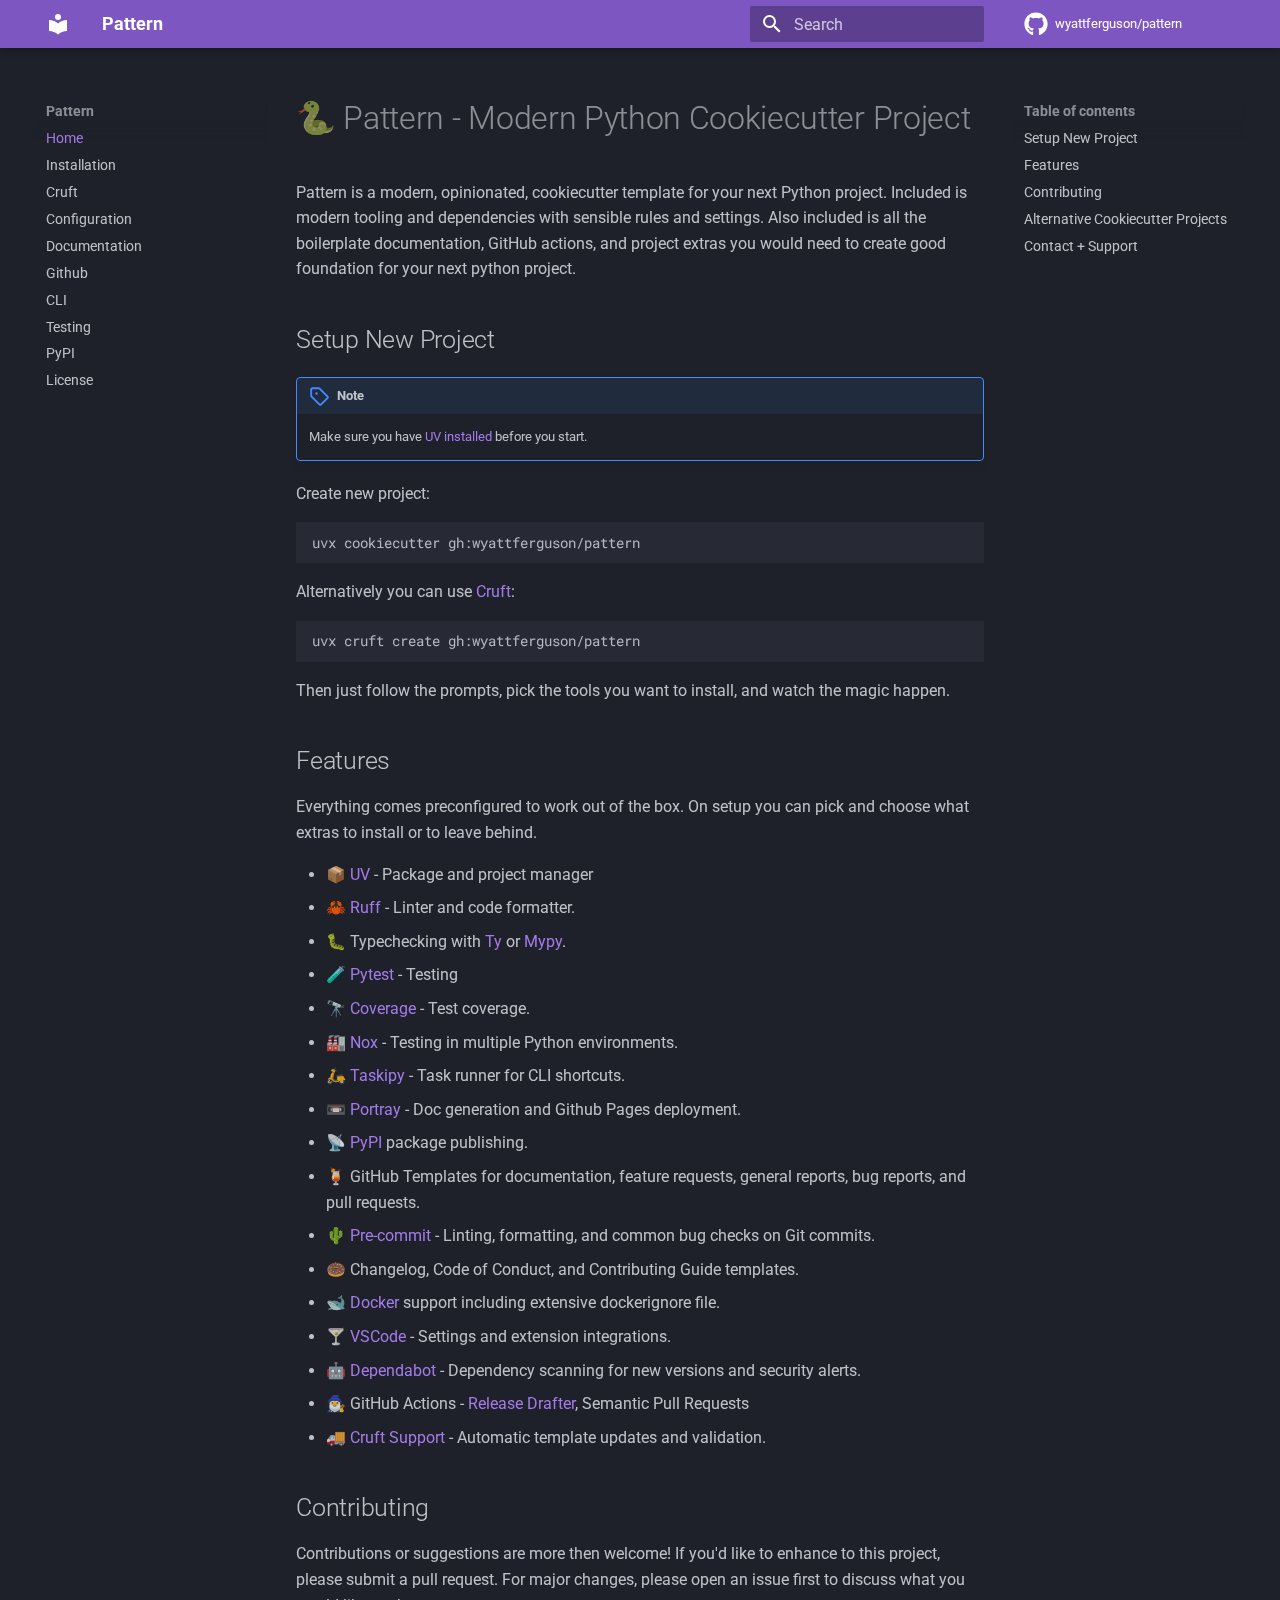
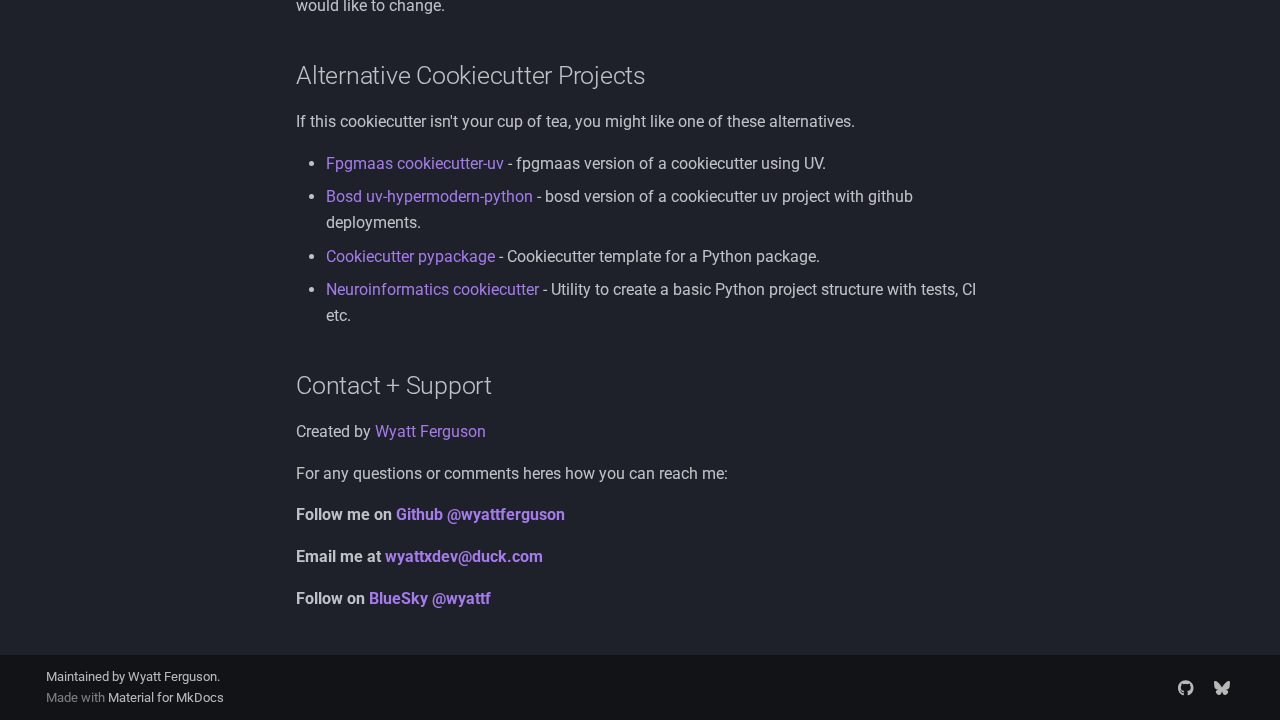
<file: index.html>
<!doctype html><html lang=en class=no-js> <head><meta charset=utf-8><meta name=viewport content="width=device-width,initial-scale=1"><meta name=description content="A modern, opinionated, cookiecutter template for your next Python project."><meta name=author content="Wyatt Ferguson"><link href=https://github.com/wyattferguson/pattern/ rel=canonical><link href=installation/ rel=next><link rel=icon href=assets/images/favicon.png><meta name=generator content="mkdocs-1.6.1, mkdocs-material-9.6.14"><title>Pattern</title><link rel=stylesheet href=assets/stylesheets/main.342714a4.min.css><link rel=stylesheet href=assets/stylesheets/palette.06af60db.min.css><style>:root{--md-admonition-icon--note:url('data:image/svg+xml;charset=utf-8,%3Csvg%20xmlns%3D%22http%3A//www.w3.org/2000/svg%22%20viewBox%3D%220%200%2016%2016%22%3E%3Cpath%20d%3D%22M1%207.775V2.75C1%201.784%201.784%201%202.75%201h5.025c.464%200%20.91.184%201.238.513l6.25%206.25a1.75%201.75%200%200%201%200%202.474l-5.026%205.026a1.75%201.75%200%200%201-2.474%200l-6.25-6.25A1.75%201.75%200%200%201%201%207.775m1.5%200c0%20.066.026.13.073.177l6.25%206.25a.25.25%200%200%200%20.354%200l5.025-5.025a.25.25%200%200%200%200-.354l-6.25-6.25a.25.25%200%200%200-.177-.073H2.75a.25.25%200%200%200-.25.25ZM6%205a1%201%200%201%201%200%202%201%201%200%200%201%200-2%22/%3E%3C/svg%3E');}</style><link rel=preconnect href=https://fonts.gstatic.com crossorigin><link rel=stylesheet href="https://fonts.googleapis.com/css?family=Roboto:300,300i,400,400i,700,700i%7CRoboto+Mono:400,400i,700,700i&display=fallback"><style>:root{--md-text-font:"Roboto";--md-code-font:"Roboto Mono"}</style><link rel=stylesheet href=css/extras.css><script>__md_scope=new URL(".",location),__md_hash=e=>[...e].reduce(((e,_)=>(e<<5)-e+_.charCodeAt(0)),0),__md_get=(e,_=localStorage,t=__md_scope)=>JSON.parse(_.getItem(t.pathname+"."+e)),__md_set=(e,_,t=localStorage,a=__md_scope)=>{try{t.setItem(a.pathname+"."+e,JSON.stringify(_))}catch(e){}}</script></head> <body dir=ltr data-md-color-scheme=slate data-md-color-primary=deep-purple data-md-color-accent=purple> <input class=md-toggle data-md-toggle=drawer type=checkbox id=__drawer autocomplete=off> <input class=md-toggle data-md-toggle=search type=checkbox id=__search autocomplete=off> <label class=md-overlay for=__drawer></label> <div data-md-component=skip> <a href=#pattern-modern-python-cookiecutter-project class=md-skip> Skip to content </a> </div> <div data-md-component=announce> </div> <header class="md-header md-header--shadow" data-md-component=header> <nav class="md-header__inner md-grid" aria-label=Header> <a href=. title=Pattern class="md-header__button md-logo" aria-label=Pattern data-md-component=logo> <svg xmlns=http://www.w3.org/2000/svg viewbox="0 0 24 24"><path d="M12 8a3 3 0 0 0 3-3 3 3 0 0 0-3-3 3 3 0 0 0-3 3 3 3 0 0 0 3 3m0 3.54C9.64 9.35 6.5 8 3 8v11c3.5 0 6.64 1.35 9 3.54 2.36-2.19 5.5-3.54 9-3.54V8c-3.5 0-6.64 1.35-9 3.54"/></svg> </a> <label class="md-header__button md-icon" for=__drawer> <svg xmlns=http://www.w3.org/2000/svg viewbox="0 0 24 24"><path d="M3 6h18v2H3zm0 5h18v2H3zm0 5h18v2H3z"/></svg> </label> <div class=md-header__title data-md-component=header-title> <div class=md-header__ellipsis> <div class=md-header__topic> <span class=md-ellipsis> Pattern </span> </div> <div class=md-header__topic data-md-component=header-topic> <span class=md-ellipsis> Home </span> </div> </div> </div> <label class="md-header__button md-icon" for=__search> <svg xmlns=http://www.w3.org/2000/svg viewbox="0 0 24 24"><path d="M9.5 3A6.5 6.5 0 0 1 16 9.5c0 1.61-.59 3.09-1.56 4.23l.27.27h.79l5 5-1.5 1.5-5-5v-.79l-.27-.27A6.52 6.52 0 0 1 9.5 16 6.5 6.5 0 0 1 3 9.5 6.5 6.5 0 0 1 9.5 3m0 2C7 5 5 7 5 9.5S7 14 9.5 14 14 12 14 9.5 12 5 9.5 5"/></svg> </label> <div class=md-search data-md-component=search role=dialog> <label class=md-search__overlay for=__search></label> <div class=md-search__inner role=search> <form class=md-search__form name=search> <input type=text class=md-search__input name=query aria-label=Search placeholder=Search autocapitalize=off autocorrect=off autocomplete=off spellcheck=false data-md-component=search-query required> <label class="md-search__icon md-icon" for=__search> <svg xmlns=http://www.w3.org/2000/svg viewbox="0 0 24 24"><path d="M9.5 3A6.5 6.5 0 0 1 16 9.5c0 1.61-.59 3.09-1.56 4.23l.27.27h.79l5 5-1.5 1.5-5-5v-.79l-.27-.27A6.52 6.52 0 0 1 9.5 16 6.5 6.5 0 0 1 3 9.5 6.5 6.5 0 0 1 9.5 3m0 2C7 5 5 7 5 9.5S7 14 9.5 14 14 12 14 9.5 12 5 9.5 5"/></svg> <svg xmlns=http://www.w3.org/2000/svg viewbox="0 0 24 24"><path d="M20 11v2H8l5.5 5.5-1.42 1.42L4.16 12l7.92-7.92L13.5 5.5 8 11z"/></svg> </label> <nav class=md-search__options aria-label=Search> <button type=reset class="md-search__icon md-icon" title=Clear aria-label=Clear tabindex=-1> <svg xmlns=http://www.w3.org/2000/svg viewbox="0 0 24 24"><path d="M19 6.41 17.59 5 12 10.59 6.41 5 5 6.41 10.59 12 5 17.59 6.41 19 12 13.41 17.59 19 19 17.59 13.41 12z"/></svg> </button> </nav> </form> <div class=md-search__output> <div class=md-search__scrollwrap tabindex=0 data-md-scrollfix> <div class=md-search-result data-md-component=search-result> <div class=md-search-result__meta> Initializing search </div> <ol class=md-search-result__list role=presentation></ol> </div> </div> </div> </div> </div> <div class=md-header__source> <a href=https://github.com/wyattferguson/pattern title="Go to repository" class=md-source data-md-component=source> <div class="md-source__icon md-icon"> <svg xmlns=http://www.w3.org/2000/svg viewbox="0 0 496 512"><!-- Font Awesome Free 6.7.2 by @fontawesome - https://fontawesome.com License - https://fontawesome.com/license/free (Icons: CC BY 4.0, Fonts: SIL OFL 1.1, Code: MIT License) Copyright 2024 Fonticons, Inc.--><path d="M165.9 397.4c0 2-2.3 3.6-5.2 3.6-3.3.3-5.6-1.3-5.6-3.6 0-2 2.3-3.6 5.2-3.6 3-.3 5.6 1.3 5.6 3.6m-31.1-4.5c-.7 2 1.3 4.3 4.3 4.9 2.6 1 5.6 0 6.2-2s-1.3-4.3-4.3-5.2c-2.6-.7-5.5.3-6.2 2.3m44.2-1.7c-2.9.7-4.9 2.6-4.6 4.9.3 2 2.9 3.3 5.9 2.6 2.9-.7 4.9-2.6 4.6-4.6-.3-1.9-3-3.2-5.9-2.9M244.8 8C106.1 8 0 113.3 0 252c0 110.9 69.8 205.8 169.5 239.2 12.8 2.3 17.3-5.6 17.3-12.1 0-6.2-.3-40.4-.3-61.4 0 0-70 15-84.7-29.8 0 0-11.4-29.1-27.8-36.6 0 0-22.9-15.7 1.6-15.4 0 0 24.9 2 38.6 25.8 21.9 38.6 58.6 27.5 72.9 20.9 2.3-16 8.8-27.1 16-33.7-55.9-6.2-112.3-14.3-112.3-110.5 0-27.5 7.6-41.3 23.6-58.9-2.6-6.5-11.1-33.3 2.6-67.9 20.9-6.5 69 27 69 27 20-5.6 41.5-8.5 62.8-8.5s42.8 2.9 62.8 8.5c0 0 48.1-33.6 69-27 13.7 34.7 5.2 61.4 2.6 67.9 16 17.7 25.8 31.5 25.8 58.9 0 96.5-58.9 104.2-114.8 110.5 9.2 7.9 17 22.9 17 46.4 0 33.7-.3 75.4-.3 83.6 0 6.5 4.6 14.4 17.3 12.1C428.2 457.8 496 362.9 496 252 496 113.3 383.5 8 244.8 8M97.2 352.9c-1.3 1-1 3.3.7 5.2 1.6 1.6 3.9 2.3 5.2 1 1.3-1 1-3.3-.7-5.2-1.6-1.6-3.9-2.3-5.2-1m-10.8-8.1c-.7 1.3.3 2.9 2.3 3.9 1.6 1 3.6.7 4.3-.7.7-1.3-.3-2.9-2.3-3.9-2-.6-3.6-.3-4.3.7m32.4 35.6c-1.6 1.3-1 4.3 1.3 6.2 2.3 2.3 5.2 2.6 6.5 1 1.3-1.3.7-4.3-1.3-6.2-2.2-2.3-5.2-2.6-6.5-1m-11.4-14.7c-1.6 1-1.6 3.6 0 5.9s4.3 3.3 5.6 2.3c1.6-1.3 1.6-3.9 0-6.2-1.4-2.3-4-3.3-5.6-2"/></svg> </div> <div class=md-source__repository> wyattferguson/pattern </div> </a> </div> </nav> </header> <div class=md-container data-md-component=container> <main class=md-main data-md-component=main> <div class="md-main__inner md-grid"> <div class="md-sidebar md-sidebar--primary" data-md-component=sidebar data-md-type=navigation> <div class=md-sidebar__scrollwrap> <div class=md-sidebar__inner> <nav class="md-nav md-nav--primary" aria-label=Navigation data-md-level=0> <label class=md-nav__title for=__drawer> <a href=. title=Pattern class="md-nav__button md-logo" aria-label=Pattern data-md-component=logo> <svg xmlns=http://www.w3.org/2000/svg viewbox="0 0 24 24"><path d="M12 8a3 3 0 0 0 3-3 3 3 0 0 0-3-3 3 3 0 0 0-3 3 3 3 0 0 0 3 3m0 3.54C9.64 9.35 6.5 8 3 8v11c3.5 0 6.64 1.35 9 3.54 2.36-2.19 5.5-3.54 9-3.54V8c-3.5 0-6.64 1.35-9 3.54"/></svg> </a> Pattern </label> <div class=md-nav__source> <a href=https://github.com/wyattferguson/pattern title="Go to repository" class=md-source data-md-component=source> <div class="md-source__icon md-icon"> <svg xmlns=http://www.w3.org/2000/svg viewbox="0 0 496 512"><!-- Font Awesome Free 6.7.2 by @fontawesome - https://fontawesome.com License - https://fontawesome.com/license/free (Icons: CC BY 4.0, Fonts: SIL OFL 1.1, Code: MIT License) Copyright 2024 Fonticons, Inc.--><path d="M165.9 397.4c0 2-2.3 3.6-5.2 3.6-3.3.3-5.6-1.3-5.6-3.6 0-2 2.3-3.6 5.2-3.6 3-.3 5.6 1.3 5.6 3.6m-31.1-4.5c-.7 2 1.3 4.3 4.3 4.9 2.6 1 5.6 0 6.2-2s-1.3-4.3-4.3-5.2c-2.6-.7-5.5.3-6.2 2.3m44.2-1.7c-2.9.7-4.9 2.6-4.6 4.9.3 2 2.9 3.3 5.9 2.6 2.9-.7 4.9-2.6 4.6-4.6-.3-1.9-3-3.2-5.9-2.9M244.8 8C106.1 8 0 113.3 0 252c0 110.9 69.8 205.8 169.5 239.2 12.8 2.3 17.3-5.6 17.3-12.1 0-6.2-.3-40.4-.3-61.4 0 0-70 15-84.7-29.8 0 0-11.4-29.1-27.8-36.6 0 0-22.9-15.7 1.6-15.4 0 0 24.9 2 38.6 25.8 21.9 38.6 58.6 27.5 72.9 20.9 2.3-16 8.8-27.1 16-33.7-55.9-6.2-112.3-14.3-112.3-110.5 0-27.5 7.6-41.3 23.6-58.9-2.6-6.5-11.1-33.3 2.6-67.9 20.9-6.5 69 27 69 27 20-5.6 41.5-8.5 62.8-8.5s42.8 2.9 62.8 8.5c0 0 48.1-33.6 69-27 13.7 34.7 5.2 61.4 2.6 67.9 16 17.7 25.8 31.5 25.8 58.9 0 96.5-58.9 104.2-114.8 110.5 9.2 7.9 17 22.9 17 46.4 0 33.7-.3 75.4-.3 83.6 0 6.5 4.6 14.4 17.3 12.1C428.2 457.8 496 362.9 496 252 496 113.3 383.5 8 244.8 8M97.2 352.9c-1.3 1-1 3.3.7 5.2 1.6 1.6 3.9 2.3 5.2 1 1.3-1 1-3.3-.7-5.2-1.6-1.6-3.9-2.3-5.2-1m-10.8-8.1c-.7 1.3.3 2.9 2.3 3.9 1.6 1 3.6.7 4.3-.7.7-1.3-.3-2.9-2.3-3.9-2-.6-3.6-.3-4.3.7m32.4 35.6c-1.6 1.3-1 4.3 1.3 6.2 2.3 2.3 5.2 2.6 6.5 1 1.3-1.3.7-4.3-1.3-6.2-2.2-2.3-5.2-2.6-6.5-1m-11.4-14.7c-1.6 1-1.6 3.6 0 5.9s4.3 3.3 5.6 2.3c1.6-1.3 1.6-3.9 0-6.2-1.4-2.3-4-3.3-5.6-2"/></svg> </div> <div class=md-source__repository> wyattferguson/pattern </div> </a> </div> <ul class=md-nav__list data-md-scrollfix> <li class="md-nav__item md-nav__item--active"> <input class="md-nav__toggle md-toggle" type=checkbox id=__toc> <label class="md-nav__link md-nav__link--active" for=__toc> <span class=md-ellipsis> Home </span> <span class="md-nav__icon md-icon"></span> </label> <a href=. class="md-nav__link md-nav__link--active"> <span class=md-ellipsis> Home </span> </a> <nav class="md-nav md-nav--secondary" aria-label="Table of contents"> <label class=md-nav__title for=__toc> <span class="md-nav__icon md-icon"></span> Table of contents </label> <ul class=md-nav__list data-md-component=toc data-md-scrollfix> <li class=md-nav__item> <a href=#setup-new-project class=md-nav__link> <span class=md-ellipsis> Setup New Project </span> </a> </li> <li class=md-nav__item> <a href=#features class=md-nav__link> <span class=md-ellipsis> Features </span> </a> </li> <li class=md-nav__item> <a href=#contributing class=md-nav__link> <span class=md-ellipsis> Contributing </span> </a> </li> <li class=md-nav__item> <a href=#alternative-cookiecutter-projects class=md-nav__link> <span class=md-ellipsis> Alternative Cookiecutter Projects </span> </a> </li> <li class=md-nav__item> <a href=#contact-support class=md-nav__link> <span class=md-ellipsis> Contact + Support </span> </a> </li> </ul> </nav> </li> <li class=md-nav__item> <a href=installation/ class=md-nav__link> <span class=md-ellipsis> Installation </span> </a> </li> <li class=md-nav__item> <a href=cruft/ class=md-nav__link> <span class=md-ellipsis> Cruft </span> </a> </li> <li class=md-nav__item> <a href=configuration/ class=md-nav__link> <span class=md-ellipsis> Configuration </span> </a> </li> <li class=md-nav__item> <a href=documentation/ class=md-nav__link> <span class=md-ellipsis> Documentation </span> </a> </li> <li class=md-nav__item> <a href=github/ class=md-nav__link> <span class=md-ellipsis> Github </span> </a> </li> <li class=md-nav__item> <a href=cli/ class=md-nav__link> <span class=md-ellipsis> CLI </span> </a> </li> <li class=md-nav__item> <a href=testing/ class=md-nav__link> <span class=md-ellipsis> Testing </span> </a> </li> <li class=md-nav__item> <a href=pypi/ class=md-nav__link> <span class=md-ellipsis> PyPI </span> </a> </li> <li class=md-nav__item> <a href=license/ class=md-nav__link> <span class=md-ellipsis> License </span> </a> </li> </ul> </nav> </div> </div> </div> <div class="md-sidebar md-sidebar--secondary" data-md-component=sidebar data-md-type=toc> <div class=md-sidebar__scrollwrap> <div class=md-sidebar__inner> <nav class="md-nav md-nav--secondary" aria-label="Table of contents"> <label class=md-nav__title for=__toc> <span class="md-nav__icon md-icon"></span> Table of contents </label> <ul class=md-nav__list data-md-component=toc data-md-scrollfix> <li class=md-nav__item> <a href=#setup-new-project class=md-nav__link> <span class=md-ellipsis> Setup New Project </span> </a> </li> <li class=md-nav__item> <a href=#features class=md-nav__link> <span class=md-ellipsis> Features </span> </a> </li> <li class=md-nav__item> <a href=#contributing class=md-nav__link> <span class=md-ellipsis> Contributing </span> </a> </li> <li class=md-nav__item> <a href=#alternative-cookiecutter-projects class=md-nav__link> <span class=md-ellipsis> Alternative Cookiecutter Projects </span> </a> </li> <li class=md-nav__item> <a href=#contact-support class=md-nav__link> <span class=md-ellipsis> Contact + Support </span> </a> </li> </ul> </nav> </div> </div> </div> <div class=md-content data-md-component=content> <article class="md-content__inner md-typeset"> <h1 id=pattern-modern-python-cookiecutter-project>🐍 Pattern - Modern Python Cookiecutter Project</h1> <p>Pattern is a modern, opinionated, cookiecutter template for your next Python project. Included is modern tooling and dependencies with sensible rules and settings. Also included is all the boilerplate documentation, GitHub actions, and project extras you would need to create good foundation for your next python project.</p> <h2 id=setup-new-project>Setup New Project</h2> <div class="admonition note"> <p class=admonition-title>Note</p> <p>Make sure you have <a href=https://docs.astral.sh/uv/getting-started/installation/#installation-methods>UV installed</a> before you start.</p> </div> <p>Create new project:</p> <div class=highlight style="background: #263238"><pre style="line-height: 125%;"><span></span><code>uvx<span style="color: #EFF"> </span>cookiecutter<span style="color: #EFF"> </span>gh:wyattferguson/pattern
</code></pre></div> <p>Alternatively you can use <a href=https://cruft.github.io/cruft/ >Cruft</a>:</p> <div class=highlight style="background: #263238"><pre style="line-height: 125%;"><span></span><code>uvx<span style="color: #EFF"> </span>cruft<span style="color: #EFF"> </span>create<span style="color: #EFF"> </span>gh:wyattferguson/pattern
</code></pre></div> <p>Then just follow the prompts, pick the tools you want to install, and watch the magic happen.</p> <h2 id=features>Features</h2> <p>Everything comes preconfigured to work out of the box. On setup you can pick and choose what extras to install or to leave behind.</p> <ul> <li>📦 <a href=https://docs.astral.sh/uv/ >UV</a> - Package and project manager</li> <li>🦀 <a href=https://docs.astral.sh/ruff/ >Ruff</a> - Linter and code formatter.</li> <li>🐛 Typechecking with <a href=https://github.com/astral-sh/ty>Ty</a> or <a href=https://www.mypy-lang.org/ >Mypy</a>.</li> <li>🧪 <a href=https://docs.pytest.org/en/stable/ >Pytest</a> - Testing</li> <li>🔭 <a href=https://coverage.readthedocs.io/en/7.6.12/ >Coverage</a> - Test coverage.</li> <li>🏭 <a href=https://nox.thea.codes/en/stable/index.html>Nox</a> - Testing in multiple Python environments.</li> <li>🛵 <a href=https://github.com/taskipy/taskipy>Taskipy</a> - Task runner for CLI shortcuts.</li> <li>📼 <a href=https://timothycrosley.github.io/portray/ >Portray</a> - Doc generation and Github Pages deployment.</li> <li>📡 <a href=https://pypi.org/ >PyPI</a> package publishing.</li> <li>🍹 GitHub Templates for documentation, feature requests, general reports, bug reports, and pull requests.</li> <li>🌵 <a href=https://pre-commit.com/ >Pre-commit</a> - Linting, formatting, and common bug checks on Git commits.</li> <li>🍩 Changelog, Code of Conduct, and Contributing Guide templates.</li> <li>🐋 <a href=https://www.docker.com/ >Docker</a> support including extensive dockerignore file.</li> <li>🍸 <a href=https://code.visualstudio.com/ >VSCode</a> - Settings and extension integrations.</li> <li>🤖 <a href=https://docs.github.com/en/code-security/getting-started/dependabot-quickstart-guide>Dependabot</a> - Dependency scanning for new versions and security alerts.</li> <li>🧙‍♂️ GitHub Actions - <a href=https://github.com/release-drafter/release-drafter>Release Drafter</a>, Semantic Pull Requests</li> <li>🚚 <a href=https://cruft.github.io/cruft/ >Cruft Support</a> - Automatic template updates and validation.</li> </ul> <h2 id=contributing>Contributing</h2> <p>Contributions or suggestions are more then welcome! If you'd like to enhance to this project, please submit a pull request. For major changes, please open an issue first to discuss what you would like to change.</p> <h2 id=alternative-cookiecutter-projects>Alternative Cookiecutter Projects</h2> <p>If this cookiecutter isn't your cup of tea, you might like one of these alternatives.</p> <ul> <li><a href=https://github.com/fpgmaas/cookiecutter-uv>Fpgmaas cookiecutter-uv</a> - fpgmaas version of a cookiecutter using UV.</li> <li><a href=https://github.com/bosd/cookiecutter-uv-hypermodern-python>Bosd uv-hypermodern-python</a> - bosd version of a cookiecutter uv project with github deployments.</li> <li><a href=https://github.com/audreyfeldroy/cookiecutter-pypackage>Cookiecutter pypackage</a> - Cookiecutter template for a Python package.</li> <li><a href=https://github.com/neuroinformatics-unit/python-cookiecutter>Neuroinformatics cookiecutter</a> - Utility to create a basic Python project structure with tests, CI etc.</li> </ul> <h2 id=contact-support>Contact + Support</h2> <p>Created by <a href=https://github.com/wyattferguson>Wyatt Ferguson</a></p> <p>For any questions or comments heres how you can reach me:</p> <p><strong>Follow me on <a href=https://github.com/wyattferguson>Github @wyattferguson</a></strong></p> <p><strong>Email me at <a href=wyattxdev@duck.com>wyattxdev@duck.com</a></strong></p> <p><strong>Follow on <a href=https://wyattf.bsky.social>BlueSky @wyattf</a></strong></p> </article> </div> <script>var target=document.getElementById(location.hash.slice(1));target&&target.name&&(target.checked=target.name.startsWith("__tabbed_"))</script> </div> </main> <footer class=md-footer> <div class="md-footer-meta md-typeset"> <div class="md-footer-meta__inner md-grid"> <div class=md-copyright> <div class=md-copyright__highlight> Maintained by <a href=https://github.com/wyattferguson>Wyatt Ferguson</a>. </div> Made with <a href=https://squidfunk.github.io/mkdocs-material/ target=_blank rel=noopener> Material for MkDocs </a> </div> <div class=md-social> <a href=https://github.com/wyattferguson/pattern target=_blank rel=noopener title=github.com class=md-social__link> <svg xmlns=http://www.w3.org/2000/svg viewbox="0 0 496 512"><!-- Font Awesome Free 6.7.2 by @fontawesome - https://fontawesome.com License - https://fontawesome.com/license/free (Icons: CC BY 4.0, Fonts: SIL OFL 1.1, Code: MIT License) Copyright 2024 Fonticons, Inc.--><path d="M165.9 397.4c0 2-2.3 3.6-5.2 3.6-3.3.3-5.6-1.3-5.6-3.6 0-2 2.3-3.6 5.2-3.6 3-.3 5.6 1.3 5.6 3.6m-31.1-4.5c-.7 2 1.3 4.3 4.3 4.9 2.6 1 5.6 0 6.2-2s-1.3-4.3-4.3-5.2c-2.6-.7-5.5.3-6.2 2.3m44.2-1.7c-2.9.7-4.9 2.6-4.6 4.9.3 2 2.9 3.3 5.9 2.6 2.9-.7 4.9-2.6 4.6-4.6-.3-1.9-3-3.2-5.9-2.9M244.8 8C106.1 8 0 113.3 0 252c0 110.9 69.8 205.8 169.5 239.2 12.8 2.3 17.3-5.6 17.3-12.1 0-6.2-.3-40.4-.3-61.4 0 0-70 15-84.7-29.8 0 0-11.4-29.1-27.8-36.6 0 0-22.9-15.7 1.6-15.4 0 0 24.9 2 38.6 25.8 21.9 38.6 58.6 27.5 72.9 20.9 2.3-16 8.8-27.1 16-33.7-55.9-6.2-112.3-14.3-112.3-110.5 0-27.5 7.6-41.3 23.6-58.9-2.6-6.5-11.1-33.3 2.6-67.9 20.9-6.5 69 27 69 27 20-5.6 41.5-8.5 62.8-8.5s42.8 2.9 62.8 8.5c0 0 48.1-33.6 69-27 13.7 34.7 5.2 61.4 2.6 67.9 16 17.7 25.8 31.5 25.8 58.9 0 96.5-58.9 104.2-114.8 110.5 9.2 7.9 17 22.9 17 46.4 0 33.7-.3 75.4-.3 83.6 0 6.5 4.6 14.4 17.3 12.1C428.2 457.8 496 362.9 496 252 496 113.3 383.5 8 244.8 8M97.2 352.9c-1.3 1-1 3.3.7 5.2 1.6 1.6 3.9 2.3 5.2 1 1.3-1 1-3.3-.7-5.2-1.6-1.6-3.9-2.3-5.2-1m-10.8-8.1c-.7 1.3.3 2.9 2.3 3.9 1.6 1 3.6.7 4.3-.7.7-1.3-.3-2.9-2.3-3.9-2-.6-3.6-.3-4.3.7m32.4 35.6c-1.6 1.3-1 4.3 1.3 6.2 2.3 2.3 5.2 2.6 6.5 1 1.3-1.3.7-4.3-1.3-6.2-2.2-2.3-5.2-2.6-6.5-1m-11.4-14.7c-1.6 1-1.6 3.6 0 5.9s4.3 3.3 5.6 2.3c1.6-1.3 1.6-3.9 0-6.2-1.4-2.3-4-3.3-5.6-2"/></svg> </a> <a href=https://wyattf.bsky.social/ target=_blank rel=noopener title=wyattf.bsky.social class=md-social__link> <svg xmlns=http://www.w3.org/2000/svg viewbox="0 0 512 512"><!-- Font Awesome Free 6.7.2 by @fontawesome - https://fontawesome.com License - https://fontawesome.com/license/free (Icons: CC BY 4.0, Fonts: SIL OFL 1.1, Code: MIT License) Copyright 2024 Fonticons, Inc.--><path d="M111.8 62.2C170.2 105.9 233 194.7 256 242.4c23-47.6 85.8-136.4 144.2-180.2 42.1-31.6 110.3-56 110.3 21.8 0 15.5-8.9 130.5-14.1 149.2-18.2 64.8-84.4 81.4-143.3 71.3C456 322 482.2 380 425.6 438c-107.4 110.2-154.3-27.6-166.3-62.9-1.7-4.9-2.6-7.8-3.3-7.8s-1.6 3-3.3 7.8c-12 35.3-59 173.1-166.3 62.9-56.5-58-30.4-116 72.5-133.5C100 314.6 33.8 298 15.7 233.1 10.4 214.4 1.5 99.4 1.5 83.9c0-77.8 68.2-53.4 110.3-21.8z"/></svg> </a> </div> </div> </div> </footer> </div> <div class=md-dialog data-md-component=dialog> <div class="md-dialog__inner md-typeset"></div> </div> <script id=__config type=application/json>{"base": ".", "features": [], "search": "assets/javascripts/workers/search.d50fe291.min.js", "tags": null, "translations": {"clipboard.copied": "Copied to clipboard", "clipboard.copy": "Copy to clipboard", "search.result.more.one": "1 more on this page", "search.result.more.other": "# more on this page", "search.result.none": "No matching documents", "search.result.one": "1 matching document", "search.result.other": "# matching documents", "search.result.placeholder": "Type to start searching", "search.result.term.missing": "Missing", "select.version": "Select version"}, "version": null}</script> <script src=assets/javascripts/bundle.13a4f30d.min.js></script> </body> </html>
</file>
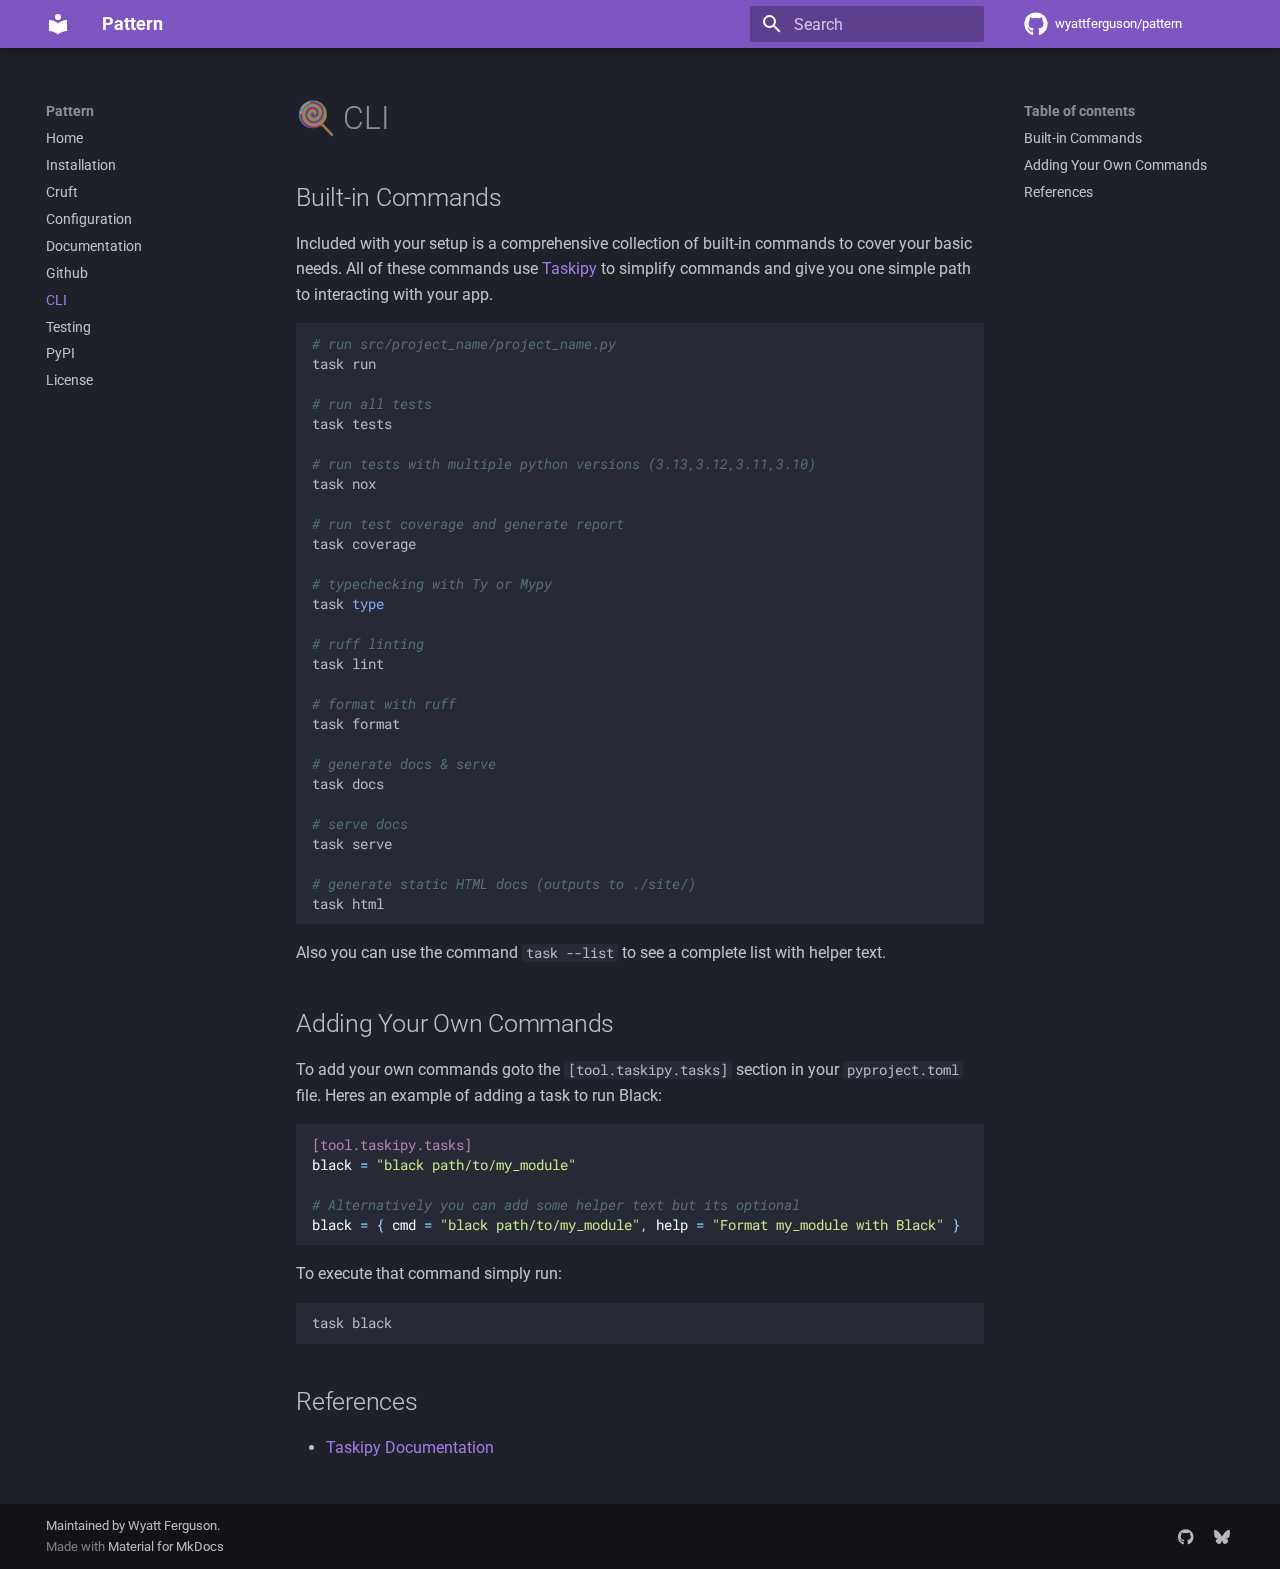
<file: cli/index.html>
<!doctype html><html lang=en class=no-js> <head><meta charset=utf-8><meta name=viewport content="width=device-width,initial-scale=1"><meta name=description content="A modern, opinionated, cookiecutter template for your next Python project."><meta name=author content="Wyatt Ferguson"><link href=https://github.com/wyattferguson/pattern/cli/ rel=canonical><link href=../github/ rel=prev><link href=../testing/ rel=next><link rel=icon href=../assets/images/favicon.png><meta name=generator content="mkdocs-1.6.1, mkdocs-material-9.6.14"><title>CLI - Pattern</title><link rel=stylesheet href=../assets/stylesheets/main.342714a4.min.css><link rel=stylesheet href=../assets/stylesheets/palette.06af60db.min.css><style>:root{--md-admonition-icon--note:url('data:image/svg+xml;charset=utf-8,%3Csvg%20xmlns%3D%22http%3A//www.w3.org/2000/svg%22%20viewBox%3D%220%200%2016%2016%22%3E%3Cpath%20d%3D%22M1%207.775V2.75C1%201.784%201.784%201%202.75%201h5.025c.464%200%20.91.184%201.238.513l6.25%206.25a1.75%201.75%200%200%201%200%202.474l-5.026%205.026a1.75%201.75%200%200%201-2.474%200l-6.25-6.25A1.75%201.75%200%200%201%201%207.775m1.5%200c0%20.066.026.13.073.177l6.25%206.25a.25.25%200%200%200%20.354%200l5.025-5.025a.25.25%200%200%200%200-.354l-6.25-6.25a.25.25%200%200%200-.177-.073H2.75a.25.25%200%200%200-.25.25ZM6%205a1%201%200%201%201%200%202%201%201%200%200%201%200-2%22/%3E%3C/svg%3E');}</style><link rel=preconnect href=https://fonts.gstatic.com crossorigin><link rel=stylesheet href="https://fonts.googleapis.com/css?family=Roboto:300,300i,400,400i,700,700i%7CRoboto+Mono:400,400i,700,700i&display=fallback"><style>:root{--md-text-font:"Roboto";--md-code-font:"Roboto Mono"}</style><link rel=stylesheet href=../css/extras.css><script>__md_scope=new URL("..",location),__md_hash=e=>[...e].reduce(((e,_)=>(e<<5)-e+_.charCodeAt(0)),0),__md_get=(e,_=localStorage,t=__md_scope)=>JSON.parse(_.getItem(t.pathname+"."+e)),__md_set=(e,_,t=localStorage,a=__md_scope)=>{try{t.setItem(a.pathname+"."+e,JSON.stringify(_))}catch(e){}}</script></head> <body dir=ltr data-md-color-scheme=slate data-md-color-primary=deep-purple data-md-color-accent=purple> <input class=md-toggle data-md-toggle=drawer type=checkbox id=__drawer autocomplete=off> <input class=md-toggle data-md-toggle=search type=checkbox id=__search autocomplete=off> <label class=md-overlay for=__drawer></label> <div data-md-component=skip> <a href=#cli class=md-skip> Skip to content </a> </div> <div data-md-component=announce> </div> <header class="md-header md-header--shadow" data-md-component=header> <nav class="md-header__inner md-grid" aria-label=Header> <a href=.. title=Pattern class="md-header__button md-logo" aria-label=Pattern data-md-component=logo> <svg xmlns=http://www.w3.org/2000/svg viewbox="0 0 24 24"><path d="M12 8a3 3 0 0 0 3-3 3 3 0 0 0-3-3 3 3 0 0 0-3 3 3 3 0 0 0 3 3m0 3.54C9.64 9.35 6.5 8 3 8v11c3.5 0 6.64 1.35 9 3.54 2.36-2.19 5.5-3.54 9-3.54V8c-3.5 0-6.64 1.35-9 3.54"/></svg> </a> <label class="md-header__button md-icon" for=__drawer> <svg xmlns=http://www.w3.org/2000/svg viewbox="0 0 24 24"><path d="M3 6h18v2H3zm0 5h18v2H3zm0 5h18v2H3z"/></svg> </label> <div class=md-header__title data-md-component=header-title> <div class=md-header__ellipsis> <div class=md-header__topic> <span class=md-ellipsis> Pattern </span> </div> <div class=md-header__topic data-md-component=header-topic> <span class=md-ellipsis> CLI </span> </div> </div> </div> <label class="md-header__button md-icon" for=__search> <svg xmlns=http://www.w3.org/2000/svg viewbox="0 0 24 24"><path d="M9.5 3A6.5 6.5 0 0 1 16 9.5c0 1.61-.59 3.09-1.56 4.23l.27.27h.79l5 5-1.5 1.5-5-5v-.79l-.27-.27A6.52 6.52 0 0 1 9.5 16 6.5 6.5 0 0 1 3 9.5 6.5 6.5 0 0 1 9.5 3m0 2C7 5 5 7 5 9.5S7 14 9.5 14 14 12 14 9.5 12 5 9.5 5"/></svg> </label> <div class=md-search data-md-component=search role=dialog> <label class=md-search__overlay for=__search></label> <div class=md-search__inner role=search> <form class=md-search__form name=search> <input type=text class=md-search__input name=query aria-label=Search placeholder=Search autocapitalize=off autocorrect=off autocomplete=off spellcheck=false data-md-component=search-query required> <label class="md-search__icon md-icon" for=__search> <svg xmlns=http://www.w3.org/2000/svg viewbox="0 0 24 24"><path d="M9.5 3A6.5 6.5 0 0 1 16 9.5c0 1.61-.59 3.09-1.56 4.23l.27.27h.79l5 5-1.5 1.5-5-5v-.79l-.27-.27A6.52 6.52 0 0 1 9.5 16 6.5 6.5 0 0 1 3 9.5 6.5 6.5 0 0 1 9.5 3m0 2C7 5 5 7 5 9.5S7 14 9.5 14 14 12 14 9.5 12 5 9.5 5"/></svg> <svg xmlns=http://www.w3.org/2000/svg viewbox="0 0 24 24"><path d="M20 11v2H8l5.5 5.5-1.42 1.42L4.16 12l7.92-7.92L13.5 5.5 8 11z"/></svg> </label> <nav class=md-search__options aria-label=Search> <button type=reset class="md-search__icon md-icon" title=Clear aria-label=Clear tabindex=-1> <svg xmlns=http://www.w3.org/2000/svg viewbox="0 0 24 24"><path d="M19 6.41 17.59 5 12 10.59 6.41 5 5 6.41 10.59 12 5 17.59 6.41 19 12 13.41 17.59 19 19 17.59 13.41 12z"/></svg> </button> </nav> </form> <div class=md-search__output> <div class=md-search__scrollwrap tabindex=0 data-md-scrollfix> <div class=md-search-result data-md-component=search-result> <div class=md-search-result__meta> Initializing search </div> <ol class=md-search-result__list role=presentation></ol> </div> </div> </div> </div> </div> <div class=md-header__source> <a href=https://github.com/wyattferguson/pattern title="Go to repository" class=md-source data-md-component=source> <div class="md-source__icon md-icon"> <svg xmlns=http://www.w3.org/2000/svg viewbox="0 0 496 512"><!-- Font Awesome Free 6.7.2 by @fontawesome - https://fontawesome.com License - https://fontawesome.com/license/free (Icons: CC BY 4.0, Fonts: SIL OFL 1.1, Code: MIT License) Copyright 2024 Fonticons, Inc.--><path d="M165.9 397.4c0 2-2.3 3.6-5.2 3.6-3.3.3-5.6-1.3-5.6-3.6 0-2 2.3-3.6 5.2-3.6 3-.3 5.6 1.3 5.6 3.6m-31.1-4.5c-.7 2 1.3 4.3 4.3 4.9 2.6 1 5.6 0 6.2-2s-1.3-4.3-4.3-5.2c-2.6-.7-5.5.3-6.2 2.3m44.2-1.7c-2.9.7-4.9 2.6-4.6 4.9.3 2 2.9 3.3 5.9 2.6 2.9-.7 4.9-2.6 4.6-4.6-.3-1.9-3-3.2-5.9-2.9M244.8 8C106.1 8 0 113.3 0 252c0 110.9 69.8 205.8 169.5 239.2 12.8 2.3 17.3-5.6 17.3-12.1 0-6.2-.3-40.4-.3-61.4 0 0-70 15-84.7-29.8 0 0-11.4-29.1-27.8-36.6 0 0-22.9-15.7 1.6-15.4 0 0 24.9 2 38.6 25.8 21.9 38.6 58.6 27.5 72.9 20.9 2.3-16 8.8-27.1 16-33.7-55.9-6.2-112.3-14.3-112.3-110.5 0-27.5 7.6-41.3 23.6-58.9-2.6-6.5-11.1-33.3 2.6-67.9 20.9-6.5 69 27 69 27 20-5.6 41.5-8.5 62.8-8.5s42.8 2.9 62.8 8.5c0 0 48.1-33.6 69-27 13.7 34.7 5.2 61.4 2.6 67.9 16 17.7 25.8 31.5 25.8 58.9 0 96.5-58.9 104.2-114.8 110.5 9.2 7.9 17 22.9 17 46.4 0 33.7-.3 75.4-.3 83.6 0 6.5 4.6 14.4 17.3 12.1C428.2 457.8 496 362.9 496 252 496 113.3 383.5 8 244.8 8M97.2 352.9c-1.3 1-1 3.3.7 5.2 1.6 1.6 3.9 2.3 5.2 1 1.3-1 1-3.3-.7-5.2-1.6-1.6-3.9-2.3-5.2-1m-10.8-8.1c-.7 1.3.3 2.9 2.3 3.9 1.6 1 3.6.7 4.3-.7.7-1.3-.3-2.9-2.3-3.9-2-.6-3.6-.3-4.3.7m32.4 35.6c-1.6 1.3-1 4.3 1.3 6.2 2.3 2.3 5.2 2.6 6.5 1 1.3-1.3.7-4.3-1.3-6.2-2.2-2.3-5.2-2.6-6.5-1m-11.4-14.7c-1.6 1-1.6 3.6 0 5.9s4.3 3.3 5.6 2.3c1.6-1.3 1.6-3.9 0-6.2-1.4-2.3-4-3.3-5.6-2"/></svg> </div> <div class=md-source__repository> wyattferguson/pattern </div> </a> </div> </nav> </header> <div class=md-container data-md-component=container> <main class=md-main data-md-component=main> <div class="md-main__inner md-grid"> <div class="md-sidebar md-sidebar--primary" data-md-component=sidebar data-md-type=navigation> <div class=md-sidebar__scrollwrap> <div class=md-sidebar__inner> <nav class="md-nav md-nav--primary" aria-label=Navigation data-md-level=0> <label class=md-nav__title for=__drawer> <a href=.. title=Pattern class="md-nav__button md-logo" aria-label=Pattern data-md-component=logo> <svg xmlns=http://www.w3.org/2000/svg viewbox="0 0 24 24"><path d="M12 8a3 3 0 0 0 3-3 3 3 0 0 0-3-3 3 3 0 0 0-3 3 3 3 0 0 0 3 3m0 3.54C9.64 9.35 6.5 8 3 8v11c3.5 0 6.64 1.35 9 3.54 2.36-2.19 5.5-3.54 9-3.54V8c-3.5 0-6.64 1.35-9 3.54"/></svg> </a> Pattern </label> <div class=md-nav__source> <a href=https://github.com/wyattferguson/pattern title="Go to repository" class=md-source data-md-component=source> <div class="md-source__icon md-icon"> <svg xmlns=http://www.w3.org/2000/svg viewbox="0 0 496 512"><!-- Font Awesome Free 6.7.2 by @fontawesome - https://fontawesome.com License - https://fontawesome.com/license/free (Icons: CC BY 4.0, Fonts: SIL OFL 1.1, Code: MIT License) Copyright 2024 Fonticons, Inc.--><path d="M165.9 397.4c0 2-2.3 3.6-5.2 3.6-3.3.3-5.6-1.3-5.6-3.6 0-2 2.3-3.6 5.2-3.6 3-.3 5.6 1.3 5.6 3.6m-31.1-4.5c-.7 2 1.3 4.3 4.3 4.9 2.6 1 5.6 0 6.2-2s-1.3-4.3-4.3-5.2c-2.6-.7-5.5.3-6.2 2.3m44.2-1.7c-2.9.7-4.9 2.6-4.6 4.9.3 2 2.9 3.3 5.9 2.6 2.9-.7 4.9-2.6 4.6-4.6-.3-1.9-3-3.2-5.9-2.9M244.8 8C106.1 8 0 113.3 0 252c0 110.9 69.8 205.8 169.5 239.2 12.8 2.3 17.3-5.6 17.3-12.1 0-6.2-.3-40.4-.3-61.4 0 0-70 15-84.7-29.8 0 0-11.4-29.1-27.8-36.6 0 0-22.9-15.7 1.6-15.4 0 0 24.9 2 38.6 25.8 21.9 38.6 58.6 27.5 72.9 20.9 2.3-16 8.8-27.1 16-33.7-55.9-6.2-112.3-14.3-112.3-110.5 0-27.5 7.6-41.3 23.6-58.9-2.6-6.5-11.1-33.3 2.6-67.9 20.9-6.5 69 27 69 27 20-5.6 41.5-8.5 62.8-8.5s42.8 2.9 62.8 8.5c0 0 48.1-33.6 69-27 13.7 34.7 5.2 61.4 2.6 67.9 16 17.7 25.8 31.5 25.8 58.9 0 96.5-58.9 104.2-114.8 110.5 9.2 7.9 17 22.9 17 46.4 0 33.7-.3 75.4-.3 83.6 0 6.5 4.6 14.4 17.3 12.1C428.2 457.8 496 362.9 496 252 496 113.3 383.5 8 244.8 8M97.2 352.9c-1.3 1-1 3.3.7 5.2 1.6 1.6 3.9 2.3 5.2 1 1.3-1 1-3.3-.7-5.2-1.6-1.6-3.9-2.3-5.2-1m-10.8-8.1c-.7 1.3.3 2.9 2.3 3.9 1.6 1 3.6.7 4.3-.7.7-1.3-.3-2.9-2.3-3.9-2-.6-3.6-.3-4.3.7m32.4 35.6c-1.6 1.3-1 4.3 1.3 6.2 2.3 2.3 5.2 2.6 6.5 1 1.3-1.3.7-4.3-1.3-6.2-2.2-2.3-5.2-2.6-6.5-1m-11.4-14.7c-1.6 1-1.6 3.6 0 5.9s4.3 3.3 5.6 2.3c1.6-1.3 1.6-3.9 0-6.2-1.4-2.3-4-3.3-5.6-2"/></svg> </div> <div class=md-source__repository> wyattferguson/pattern </div> </a> </div> <ul class=md-nav__list data-md-scrollfix> <li class=md-nav__item> <a href=.. class=md-nav__link> <span class=md-ellipsis> Home </span> </a> </li> <li class=md-nav__item> <a href=../installation/ class=md-nav__link> <span class=md-ellipsis> Installation </span> </a> </li> <li class=md-nav__item> <a href=../cruft/ class=md-nav__link> <span class=md-ellipsis> Cruft </span> </a> </li> <li class=md-nav__item> <a href=../configuration/ class=md-nav__link> <span class=md-ellipsis> Configuration </span> </a> </li> <li class=md-nav__item> <a href=../documentation/ class=md-nav__link> <span class=md-ellipsis> Documentation </span> </a> </li> <li class=md-nav__item> <a href=../github/ class=md-nav__link> <span class=md-ellipsis> Github </span> </a> </li> <li class="md-nav__item md-nav__item--active"> <input class="md-nav__toggle md-toggle" type=checkbox id=__toc> <label class="md-nav__link md-nav__link--active" for=__toc> <span class=md-ellipsis> CLI </span> <span class="md-nav__icon md-icon"></span> </label> <a href=./ class="md-nav__link md-nav__link--active"> <span class=md-ellipsis> CLI </span> </a> <nav class="md-nav md-nav--secondary" aria-label="Table of contents"> <label class=md-nav__title for=__toc> <span class="md-nav__icon md-icon"></span> Table of contents </label> <ul class=md-nav__list data-md-component=toc data-md-scrollfix> <li class=md-nav__item> <a href=#built-in-commands class=md-nav__link> <span class=md-ellipsis> Built-in Commands </span> </a> </li> <li class=md-nav__item> <a href=#adding-your-own-commands class=md-nav__link> <span class=md-ellipsis> Adding Your Own Commands </span> </a> </li> <li class=md-nav__item> <a href=#references class=md-nav__link> <span class=md-ellipsis> References </span> </a> </li> </ul> </nav> </li> <li class=md-nav__item> <a href=../testing/ class=md-nav__link> <span class=md-ellipsis> Testing </span> </a> </li> <li class=md-nav__item> <a href=../pypi/ class=md-nav__link> <span class=md-ellipsis> PyPI </span> </a> </li> <li class=md-nav__item> <a href=../license/ class=md-nav__link> <span class=md-ellipsis> License </span> </a> </li> </ul> </nav> </div> </div> </div> <div class="md-sidebar md-sidebar--secondary" data-md-component=sidebar data-md-type=toc> <div class=md-sidebar__scrollwrap> <div class=md-sidebar__inner> <nav class="md-nav md-nav--secondary" aria-label="Table of contents"> <label class=md-nav__title for=__toc> <span class="md-nav__icon md-icon"></span> Table of contents </label> <ul class=md-nav__list data-md-component=toc data-md-scrollfix> <li class=md-nav__item> <a href=#built-in-commands class=md-nav__link> <span class=md-ellipsis> Built-in Commands </span> </a> </li> <li class=md-nav__item> <a href=#adding-your-own-commands class=md-nav__link> <span class=md-ellipsis> Adding Your Own Commands </span> </a> </li> <li class=md-nav__item> <a href=#references class=md-nav__link> <span class=md-ellipsis> References </span> </a> </li> </ul> </nav> </div> </div> </div> <div class=md-content data-md-component=content> <article class="md-content__inner md-typeset"> <h1 id=cli>🍭 CLI</h1> <h2 id=built-in-commands>Built-in Commands</h2> <p>Included with your setup is a comprehensive collection of built-in commands to cover your basic needs. All of these commands use <a href=https://github.com/taskipy/taskipy>Taskipy</a> to simplify commands and give you one simple path to interacting with your app.</p> <div class=highlight style="background: #263238"><pre style="line-height: 125%;"><span></span><code><span style="color: #546E7A; font-style: italic"># run src/project_name/project_name.py</span>
task<span style="color: #EFF"> </span>run

<span style="color: #546E7A; font-style: italic"># run all tests</span>
task<span style="color: #EFF"> </span>tests

<span style="color: #546E7A; font-style: italic"># run tests with multiple python versions (3.13,3.12,3.11,3.10)</span>
task<span style="color: #EFF"> </span>nox

<span style="color: #546E7A; font-style: italic"># run test coverage and generate report</span>
task<span style="color: #EFF"> </span>coverage

<span style="color: #546E7A; font-style: italic"># typechecking with Ty or Mypy</span>
task<span style="color: #EFF"> </span><span style="color: #82AAFF">type</span>

<span style="color: #546E7A; font-style: italic"># ruff linting</span>
task<span style="color: #EFF"> </span>lint

<span style="color: #546E7A; font-style: italic"># format with ruff</span>
task<span style="color: #EFF"> </span>format

<span style="color: #546E7A; font-style: italic"># generate docs &amp; serve</span>
task<span style="color: #EFF"> </span>docs

<span style="color: #546E7A; font-style: italic"># serve docs</span>
task<span style="color: #EFF"> </span>serve

<span style="color: #546E7A; font-style: italic"># generate static HTML docs (outputs to ./site/)</span>
task<span style="color: #EFF"> </span>html
</code></pre></div> <p>Also you can use the command <code>task --list</code> to see a complete list with helper text.</p> <h2 id=adding-your-own-commands>Adding Your Own Commands</h2> <p>To add your own commands goto the <code>[tool.taskipy.tasks]</code> section in your <code>pyproject.toml</code> file. Heres an example of adding a task to run Black:</p> <div class=highlight style="background: #263238"><pre style="line-height: 125%;"><span></span><code><span style="color: #BB80B3">[tool.taskipy.tasks]</span>
<span style="color: #EFF">black </span><span style="color: #89DDFF">=</span><span style="color: #EFF"> </span><span style="color: #C3E88D">&quot;black path/to/my_module&quot;</span>

<span style="color: #546E7A; font-style: italic"># Alternatively you can add some helper text but its optional</span>
<span style="color: #EFF">black </span><span style="color: #89DDFF">=</span><span style="color: #EFF"> </span><span style="color: #89DDFF">{</span><span style="color: #EFF"> cmd </span><span style="color: #89DDFF">=</span><span style="color: #EFF"> </span><span style="color: #C3E88D">&quot;black path/to/my_module&quot;</span><span style="color: #89DDFF">,</span><span style="color: #EFF"> help </span><span style="color: #89DDFF">=</span><span style="color: #EFF"> </span><span style="color: #C3E88D">&quot;Format my_module with Black&quot;</span><span style="color: #EFF"> </span><span style="color: #89DDFF">}</span>
</code></pre></div> <p>To execute that command simply run:</p> <div class=highlight style="background: #263238"><pre style="line-height: 125%;"><span></span><code>task<span style="color: #EFF"> </span>black
</code></pre></div> <h2 id=references>References</h2> <ul> <li><a href=https://github.com/taskipy/taskipy>Taskipy Documentation</a></li> </ul> </article> </div> <script>var target=document.getElementById(location.hash.slice(1));target&&target.name&&(target.checked=target.name.startsWith("__tabbed_"))</script> </div> </main> <footer class=md-footer> <div class="md-footer-meta md-typeset"> <div class="md-footer-meta__inner md-grid"> <div class=md-copyright> <div class=md-copyright__highlight> Maintained by <a href=https://github.com/wyattferguson>Wyatt Ferguson</a>. </div> Made with <a href=https://squidfunk.github.io/mkdocs-material/ target=_blank rel=noopener> Material for MkDocs </a> </div> <div class=md-social> <a href=https://github.com/wyattferguson/pattern target=_blank rel=noopener title=github.com class=md-social__link> <svg xmlns=http://www.w3.org/2000/svg viewbox="0 0 496 512"><!-- Font Awesome Free 6.7.2 by @fontawesome - https://fontawesome.com License - https://fontawesome.com/license/free (Icons: CC BY 4.0, Fonts: SIL OFL 1.1, Code: MIT License) Copyright 2024 Fonticons, Inc.--><path d="M165.9 397.4c0 2-2.3 3.6-5.2 3.6-3.3.3-5.6-1.3-5.6-3.6 0-2 2.3-3.6 5.2-3.6 3-.3 5.6 1.3 5.6 3.6m-31.1-4.5c-.7 2 1.3 4.3 4.3 4.9 2.6 1 5.6 0 6.2-2s-1.3-4.3-4.3-5.2c-2.6-.7-5.5.3-6.2 2.3m44.2-1.7c-2.9.7-4.9 2.6-4.6 4.9.3 2 2.9 3.3 5.9 2.6 2.9-.7 4.9-2.6 4.6-4.6-.3-1.9-3-3.2-5.9-2.9M244.8 8C106.1 8 0 113.3 0 252c0 110.9 69.8 205.8 169.5 239.2 12.8 2.3 17.3-5.6 17.3-12.1 0-6.2-.3-40.4-.3-61.4 0 0-70 15-84.7-29.8 0 0-11.4-29.1-27.8-36.6 0 0-22.9-15.7 1.6-15.4 0 0 24.9 2 38.6 25.8 21.9 38.6 58.6 27.5 72.9 20.9 2.3-16 8.8-27.1 16-33.7-55.9-6.2-112.3-14.3-112.3-110.5 0-27.5 7.6-41.3 23.6-58.9-2.6-6.5-11.1-33.3 2.6-67.9 20.9-6.5 69 27 69 27 20-5.6 41.5-8.5 62.8-8.5s42.8 2.9 62.8 8.5c0 0 48.1-33.6 69-27 13.7 34.7 5.2 61.4 2.6 67.9 16 17.7 25.8 31.5 25.8 58.9 0 96.5-58.9 104.2-114.8 110.5 9.2 7.9 17 22.9 17 46.4 0 33.7-.3 75.4-.3 83.6 0 6.5 4.6 14.4 17.3 12.1C428.2 457.8 496 362.9 496 252 496 113.3 383.5 8 244.8 8M97.2 352.9c-1.3 1-1 3.3.7 5.2 1.6 1.6 3.9 2.3 5.2 1 1.3-1 1-3.3-.7-5.2-1.6-1.6-3.9-2.3-5.2-1m-10.8-8.1c-.7 1.3.3 2.9 2.3 3.9 1.6 1 3.6.7 4.3-.7.7-1.3-.3-2.9-2.3-3.9-2-.6-3.6-.3-4.3.7m32.4 35.6c-1.6 1.3-1 4.3 1.3 6.2 2.3 2.3 5.2 2.6 6.5 1 1.3-1.3.7-4.3-1.3-6.2-2.2-2.3-5.2-2.6-6.5-1m-11.4-14.7c-1.6 1-1.6 3.6 0 5.9s4.3 3.3 5.6 2.3c1.6-1.3 1.6-3.9 0-6.2-1.4-2.3-4-3.3-5.6-2"/></svg> </a> <a href=https://wyattf.bsky.social/ target=_blank rel=noopener title=wyattf.bsky.social class=md-social__link> <svg xmlns=http://www.w3.org/2000/svg viewbox="0 0 512 512"><!-- Font Awesome Free 6.7.2 by @fontawesome - https://fontawesome.com License - https://fontawesome.com/license/free (Icons: CC BY 4.0, Fonts: SIL OFL 1.1, Code: MIT License) Copyright 2024 Fonticons, Inc.--><path d="M111.8 62.2C170.2 105.9 233 194.7 256 242.4c23-47.6 85.8-136.4 144.2-180.2 42.1-31.6 110.3-56 110.3 21.8 0 15.5-8.9 130.5-14.1 149.2-18.2 64.8-84.4 81.4-143.3 71.3C456 322 482.2 380 425.6 438c-107.4 110.2-154.3-27.6-166.3-62.9-1.7-4.9-2.6-7.8-3.3-7.8s-1.6 3-3.3 7.8c-12 35.3-59 173.1-166.3 62.9-56.5-58-30.4-116 72.5-133.5C100 314.6 33.8 298 15.7 233.1 10.4 214.4 1.5 99.4 1.5 83.9c0-77.8 68.2-53.4 110.3-21.8z"/></svg> </a> </div> </div> </div> </footer> </div> <div class=md-dialog data-md-component=dialog> <div class="md-dialog__inner md-typeset"></div> </div> <script id=__config type=application/json>{"base": "..", "features": [], "search": "../assets/javascripts/workers/search.d50fe291.min.js", "tags": null, "translations": {"clipboard.copied": "Copied to clipboard", "clipboard.copy": "Copy to clipboard", "search.result.more.one": "1 more on this page", "search.result.more.other": "# more on this page", "search.result.none": "No matching documents", "search.result.one": "1 matching document", "search.result.other": "# matching documents", "search.result.placeholder": "Type to start searching", "search.result.term.missing": "Missing", "select.version": "Select version"}, "version": null}</script> <script src=../assets/javascripts/bundle.13a4f30d.min.js></script> </body> </html>
</file>
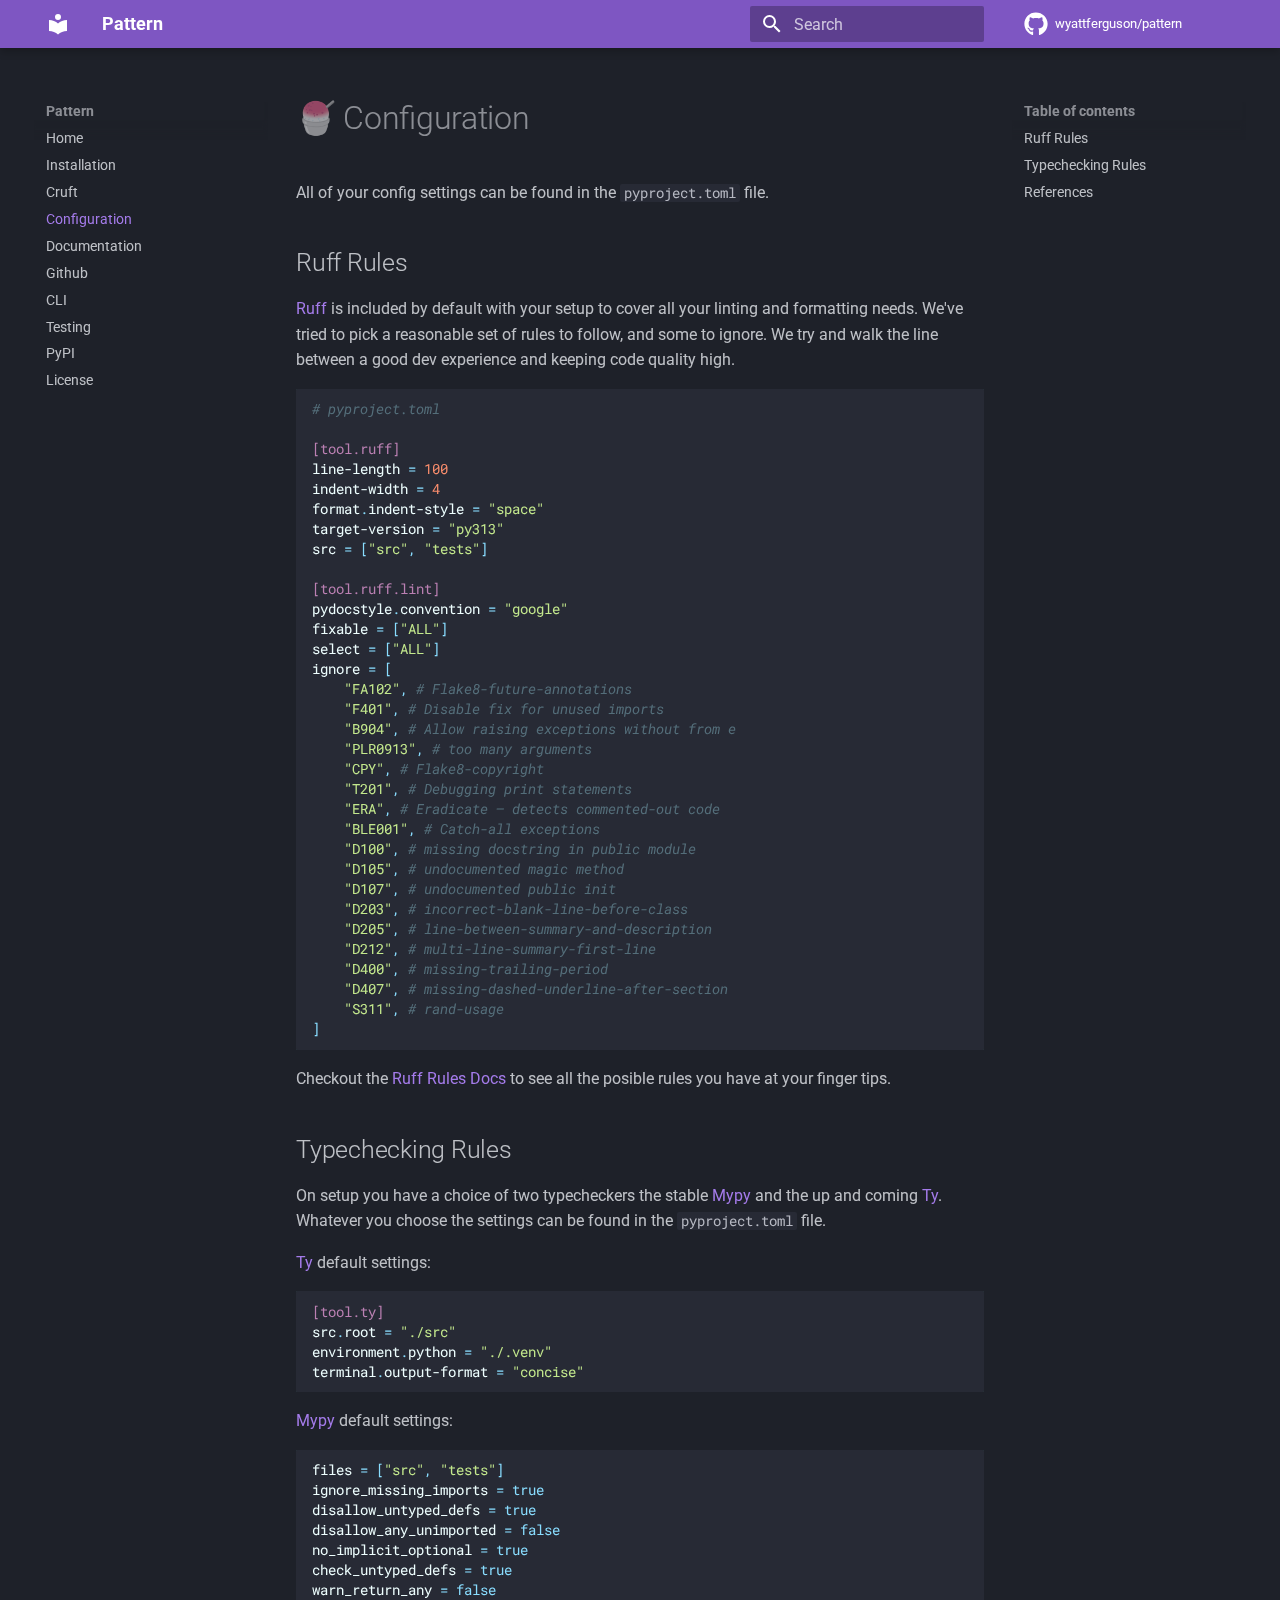
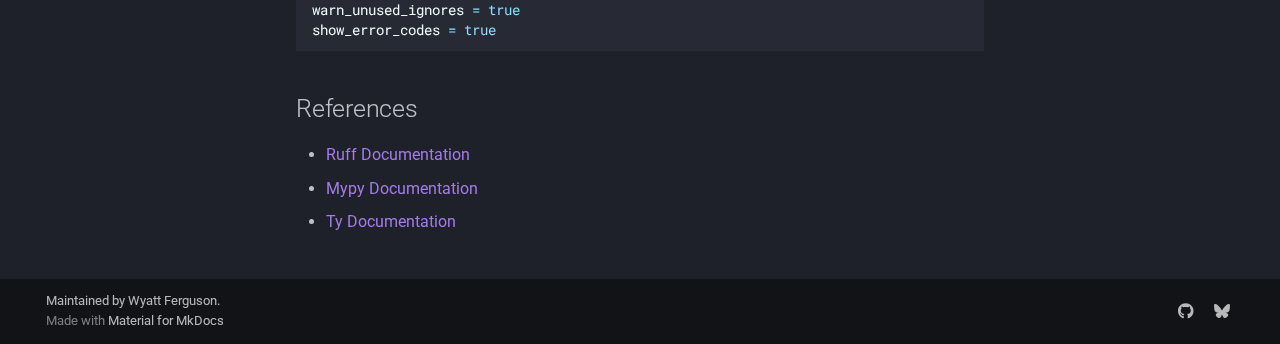
<file: configuration/index.html>
<!doctype html><html lang=en class=no-js> <head><meta charset=utf-8><meta name=viewport content="width=device-width,initial-scale=1"><meta name=description content="A modern, opinionated, cookiecutter template for your next Python project."><meta name=author content="Wyatt Ferguson"><link href=https://github.com/wyattferguson/pattern/configuration/ rel=canonical><link href=../cruft/ rel=prev><link href=../documentation/ rel=next><link rel=icon href=../assets/images/favicon.png><meta name=generator content="mkdocs-1.6.1, mkdocs-material-9.6.14"><title>Configuration - Pattern</title><link rel=stylesheet href=../assets/stylesheets/main.342714a4.min.css><link rel=stylesheet href=../assets/stylesheets/palette.06af60db.min.css><style>:root{--md-admonition-icon--note:url('data:image/svg+xml;charset=utf-8,%3Csvg%20xmlns%3D%22http%3A//www.w3.org/2000/svg%22%20viewBox%3D%220%200%2016%2016%22%3E%3Cpath%20d%3D%22M1%207.775V2.75C1%201.784%201.784%201%202.75%201h5.025c.464%200%20.91.184%201.238.513l6.25%206.25a1.75%201.75%200%200%201%200%202.474l-5.026%205.026a1.75%201.75%200%200%201-2.474%200l-6.25-6.25A1.75%201.75%200%200%201%201%207.775m1.5%200c0%20.066.026.13.073.177l6.25%206.25a.25.25%200%200%200%20.354%200l5.025-5.025a.25.25%200%200%200%200-.354l-6.25-6.25a.25.25%200%200%200-.177-.073H2.75a.25.25%200%200%200-.25.25ZM6%205a1%201%200%201%201%200%202%201%201%200%200%201%200-2%22/%3E%3C/svg%3E');}</style><link rel=preconnect href=https://fonts.gstatic.com crossorigin><link rel=stylesheet href="https://fonts.googleapis.com/css?family=Roboto:300,300i,400,400i,700,700i%7CRoboto+Mono:400,400i,700,700i&display=fallback"><style>:root{--md-text-font:"Roboto";--md-code-font:"Roboto Mono"}</style><link rel=stylesheet href=../css/extras.css><script>__md_scope=new URL("..",location),__md_hash=e=>[...e].reduce(((e,_)=>(e<<5)-e+_.charCodeAt(0)),0),__md_get=(e,_=localStorage,t=__md_scope)=>JSON.parse(_.getItem(t.pathname+"."+e)),__md_set=(e,_,t=localStorage,a=__md_scope)=>{try{t.setItem(a.pathname+"."+e,JSON.stringify(_))}catch(e){}}</script></head> <body dir=ltr data-md-color-scheme=slate data-md-color-primary=deep-purple data-md-color-accent=purple> <input class=md-toggle data-md-toggle=drawer type=checkbox id=__drawer autocomplete=off> <input class=md-toggle data-md-toggle=search type=checkbox id=__search autocomplete=off> <label class=md-overlay for=__drawer></label> <div data-md-component=skip> <a href=#configuration class=md-skip> Skip to content </a> </div> <div data-md-component=announce> </div> <header class="md-header md-header--shadow" data-md-component=header> <nav class="md-header__inner md-grid" aria-label=Header> <a href=.. title=Pattern class="md-header__button md-logo" aria-label=Pattern data-md-component=logo> <svg xmlns=http://www.w3.org/2000/svg viewbox="0 0 24 24"><path d="M12 8a3 3 0 0 0 3-3 3 3 0 0 0-3-3 3 3 0 0 0-3 3 3 3 0 0 0 3 3m0 3.54C9.64 9.35 6.5 8 3 8v11c3.5 0 6.64 1.35 9 3.54 2.36-2.19 5.5-3.54 9-3.54V8c-3.5 0-6.64 1.35-9 3.54"/></svg> </a> <label class="md-header__button md-icon" for=__drawer> <svg xmlns=http://www.w3.org/2000/svg viewbox="0 0 24 24"><path d="M3 6h18v2H3zm0 5h18v2H3zm0 5h18v2H3z"/></svg> </label> <div class=md-header__title data-md-component=header-title> <div class=md-header__ellipsis> <div class=md-header__topic> <span class=md-ellipsis> Pattern </span> </div> <div class=md-header__topic data-md-component=header-topic> <span class=md-ellipsis> Configuration </span> </div> </div> </div> <label class="md-header__button md-icon" for=__search> <svg xmlns=http://www.w3.org/2000/svg viewbox="0 0 24 24"><path d="M9.5 3A6.5 6.5 0 0 1 16 9.5c0 1.61-.59 3.09-1.56 4.23l.27.27h.79l5 5-1.5 1.5-5-5v-.79l-.27-.27A6.52 6.52 0 0 1 9.5 16 6.5 6.5 0 0 1 3 9.5 6.5 6.5 0 0 1 9.5 3m0 2C7 5 5 7 5 9.5S7 14 9.5 14 14 12 14 9.5 12 5 9.5 5"/></svg> </label> <div class=md-search data-md-component=search role=dialog> <label class=md-search__overlay for=__search></label> <div class=md-search__inner role=search> <form class=md-search__form name=search> <input type=text class=md-search__input name=query aria-label=Search placeholder=Search autocapitalize=off autocorrect=off autocomplete=off spellcheck=false data-md-component=search-query required> <label class="md-search__icon md-icon" for=__search> <svg xmlns=http://www.w3.org/2000/svg viewbox="0 0 24 24"><path d="M9.5 3A6.5 6.5 0 0 1 16 9.5c0 1.61-.59 3.09-1.56 4.23l.27.27h.79l5 5-1.5 1.5-5-5v-.79l-.27-.27A6.52 6.52 0 0 1 9.5 16 6.5 6.5 0 0 1 3 9.5 6.5 6.5 0 0 1 9.5 3m0 2C7 5 5 7 5 9.5S7 14 9.5 14 14 12 14 9.5 12 5 9.5 5"/></svg> <svg xmlns=http://www.w3.org/2000/svg viewbox="0 0 24 24"><path d="M20 11v2H8l5.5 5.5-1.42 1.42L4.16 12l7.92-7.92L13.5 5.5 8 11z"/></svg> </label> <nav class=md-search__options aria-label=Search> <button type=reset class="md-search__icon md-icon" title=Clear aria-label=Clear tabindex=-1> <svg xmlns=http://www.w3.org/2000/svg viewbox="0 0 24 24"><path d="M19 6.41 17.59 5 12 10.59 6.41 5 5 6.41 10.59 12 5 17.59 6.41 19 12 13.41 17.59 19 19 17.59 13.41 12z"/></svg> </button> </nav> </form> <div class=md-search__output> <div class=md-search__scrollwrap tabindex=0 data-md-scrollfix> <div class=md-search-result data-md-component=search-result> <div class=md-search-result__meta> Initializing search </div> <ol class=md-search-result__list role=presentation></ol> </div> </div> </div> </div> </div> <div class=md-header__source> <a href=https://github.com/wyattferguson/pattern title="Go to repository" class=md-source data-md-component=source> <div class="md-source__icon md-icon"> <svg xmlns=http://www.w3.org/2000/svg viewbox="0 0 496 512"><!-- Font Awesome Free 6.7.2 by @fontawesome - https://fontawesome.com License - https://fontawesome.com/license/free (Icons: CC BY 4.0, Fonts: SIL OFL 1.1, Code: MIT License) Copyright 2024 Fonticons, Inc.--><path d="M165.9 397.4c0 2-2.3 3.6-5.2 3.6-3.3.3-5.6-1.3-5.6-3.6 0-2 2.3-3.6 5.2-3.6 3-.3 5.6 1.3 5.6 3.6m-31.1-4.5c-.7 2 1.3 4.3 4.3 4.9 2.6 1 5.6 0 6.2-2s-1.3-4.3-4.3-5.2c-2.6-.7-5.5.3-6.2 2.3m44.2-1.7c-2.9.7-4.9 2.6-4.6 4.9.3 2 2.9 3.3 5.9 2.6 2.9-.7 4.9-2.6 4.6-4.6-.3-1.9-3-3.2-5.9-2.9M244.8 8C106.1 8 0 113.3 0 252c0 110.9 69.8 205.8 169.5 239.2 12.8 2.3 17.3-5.6 17.3-12.1 0-6.2-.3-40.4-.3-61.4 0 0-70 15-84.7-29.8 0 0-11.4-29.1-27.8-36.6 0 0-22.9-15.7 1.6-15.4 0 0 24.9 2 38.6 25.8 21.9 38.6 58.6 27.5 72.9 20.9 2.3-16 8.8-27.1 16-33.7-55.9-6.2-112.3-14.3-112.3-110.5 0-27.5 7.6-41.3 23.6-58.9-2.6-6.5-11.1-33.3 2.6-67.9 20.9-6.5 69 27 69 27 20-5.6 41.5-8.5 62.8-8.5s42.8 2.9 62.8 8.5c0 0 48.1-33.6 69-27 13.7 34.7 5.2 61.4 2.6 67.9 16 17.7 25.8 31.5 25.8 58.9 0 96.5-58.9 104.2-114.8 110.5 9.2 7.9 17 22.9 17 46.4 0 33.7-.3 75.4-.3 83.6 0 6.5 4.6 14.4 17.3 12.1C428.2 457.8 496 362.9 496 252 496 113.3 383.5 8 244.8 8M97.2 352.9c-1.3 1-1 3.3.7 5.2 1.6 1.6 3.9 2.3 5.2 1 1.3-1 1-3.3-.7-5.2-1.6-1.6-3.9-2.3-5.2-1m-10.8-8.1c-.7 1.3.3 2.9 2.3 3.9 1.6 1 3.6.7 4.3-.7.7-1.3-.3-2.9-2.3-3.9-2-.6-3.6-.3-4.3.7m32.4 35.6c-1.6 1.3-1 4.3 1.3 6.2 2.3 2.3 5.2 2.6 6.5 1 1.3-1.3.7-4.3-1.3-6.2-2.2-2.3-5.2-2.6-6.5-1m-11.4-14.7c-1.6 1-1.6 3.6 0 5.9s4.3 3.3 5.6 2.3c1.6-1.3 1.6-3.9 0-6.2-1.4-2.3-4-3.3-5.6-2"/></svg> </div> <div class=md-source__repository> wyattferguson/pattern </div> </a> </div> </nav> </header> <div class=md-container data-md-component=container> <main class=md-main data-md-component=main> <div class="md-main__inner md-grid"> <div class="md-sidebar md-sidebar--primary" data-md-component=sidebar data-md-type=navigation> <div class=md-sidebar__scrollwrap> <div class=md-sidebar__inner> <nav class="md-nav md-nav--primary" aria-label=Navigation data-md-level=0> <label class=md-nav__title for=__drawer> <a href=.. title=Pattern class="md-nav__button md-logo" aria-label=Pattern data-md-component=logo> <svg xmlns=http://www.w3.org/2000/svg viewbox="0 0 24 24"><path d="M12 8a3 3 0 0 0 3-3 3 3 0 0 0-3-3 3 3 0 0 0-3 3 3 3 0 0 0 3 3m0 3.54C9.64 9.35 6.5 8 3 8v11c3.5 0 6.64 1.35 9 3.54 2.36-2.19 5.5-3.54 9-3.54V8c-3.5 0-6.64 1.35-9 3.54"/></svg> </a> Pattern </label> <div class=md-nav__source> <a href=https://github.com/wyattferguson/pattern title="Go to repository" class=md-source data-md-component=source> <div class="md-source__icon md-icon"> <svg xmlns=http://www.w3.org/2000/svg viewbox="0 0 496 512"><!-- Font Awesome Free 6.7.2 by @fontawesome - https://fontawesome.com License - https://fontawesome.com/license/free (Icons: CC BY 4.0, Fonts: SIL OFL 1.1, Code: MIT License) Copyright 2024 Fonticons, Inc.--><path d="M165.9 397.4c0 2-2.3 3.6-5.2 3.6-3.3.3-5.6-1.3-5.6-3.6 0-2 2.3-3.6 5.2-3.6 3-.3 5.6 1.3 5.6 3.6m-31.1-4.5c-.7 2 1.3 4.3 4.3 4.9 2.6 1 5.6 0 6.2-2s-1.3-4.3-4.3-5.2c-2.6-.7-5.5.3-6.2 2.3m44.2-1.7c-2.9.7-4.9 2.6-4.6 4.9.3 2 2.9 3.3 5.9 2.6 2.9-.7 4.9-2.6 4.6-4.6-.3-1.9-3-3.2-5.9-2.9M244.8 8C106.1 8 0 113.3 0 252c0 110.9 69.8 205.8 169.5 239.2 12.8 2.3 17.3-5.6 17.3-12.1 0-6.2-.3-40.4-.3-61.4 0 0-70 15-84.7-29.8 0 0-11.4-29.1-27.8-36.6 0 0-22.9-15.7 1.6-15.4 0 0 24.9 2 38.6 25.8 21.9 38.6 58.6 27.5 72.9 20.9 2.3-16 8.8-27.1 16-33.7-55.9-6.2-112.3-14.3-112.3-110.5 0-27.5 7.6-41.3 23.6-58.9-2.6-6.5-11.1-33.3 2.6-67.9 20.9-6.5 69 27 69 27 20-5.6 41.5-8.5 62.8-8.5s42.8 2.9 62.8 8.5c0 0 48.1-33.6 69-27 13.7 34.7 5.2 61.4 2.6 67.9 16 17.7 25.8 31.5 25.8 58.9 0 96.5-58.9 104.2-114.8 110.5 9.2 7.9 17 22.9 17 46.4 0 33.7-.3 75.4-.3 83.6 0 6.5 4.6 14.4 17.3 12.1C428.2 457.8 496 362.9 496 252 496 113.3 383.5 8 244.8 8M97.2 352.9c-1.3 1-1 3.3.7 5.2 1.6 1.6 3.9 2.3 5.2 1 1.3-1 1-3.3-.7-5.2-1.6-1.6-3.9-2.3-5.2-1m-10.8-8.1c-.7 1.3.3 2.9 2.3 3.9 1.6 1 3.6.7 4.3-.7.7-1.3-.3-2.9-2.3-3.9-2-.6-3.6-.3-4.3.7m32.4 35.6c-1.6 1.3-1 4.3 1.3 6.2 2.3 2.3 5.2 2.6 6.5 1 1.3-1.3.7-4.3-1.3-6.2-2.2-2.3-5.2-2.6-6.5-1m-11.4-14.7c-1.6 1-1.6 3.6 0 5.9s4.3 3.3 5.6 2.3c1.6-1.3 1.6-3.9 0-6.2-1.4-2.3-4-3.3-5.6-2"/></svg> </div> <div class=md-source__repository> wyattferguson/pattern </div> </a> </div> <ul class=md-nav__list data-md-scrollfix> <li class=md-nav__item> <a href=.. class=md-nav__link> <span class=md-ellipsis> Home </span> </a> </li> <li class=md-nav__item> <a href=../installation/ class=md-nav__link> <span class=md-ellipsis> Installation </span> </a> </li> <li class=md-nav__item> <a href=../cruft/ class=md-nav__link> <span class=md-ellipsis> Cruft </span> </a> </li> <li class="md-nav__item md-nav__item--active"> <input class="md-nav__toggle md-toggle" type=checkbox id=__toc> <label class="md-nav__link md-nav__link--active" for=__toc> <span class=md-ellipsis> Configuration </span> <span class="md-nav__icon md-icon"></span> </label> <a href=./ class="md-nav__link md-nav__link--active"> <span class=md-ellipsis> Configuration </span> </a> <nav class="md-nav md-nav--secondary" aria-label="Table of contents"> <label class=md-nav__title for=__toc> <span class="md-nav__icon md-icon"></span> Table of contents </label> <ul class=md-nav__list data-md-component=toc data-md-scrollfix> <li class=md-nav__item> <a href=#ruff-rules class=md-nav__link> <span class=md-ellipsis> Ruff Rules </span> </a> </li> <li class=md-nav__item> <a href=#typechecking-rules class=md-nav__link> <span class=md-ellipsis> Typechecking Rules </span> </a> </li> <li class=md-nav__item> <a href=#references class=md-nav__link> <span class=md-ellipsis> References </span> </a> </li> </ul> </nav> </li> <li class=md-nav__item> <a href=../documentation/ class=md-nav__link> <span class=md-ellipsis> Documentation </span> </a> </li> <li class=md-nav__item> <a href=../github/ class=md-nav__link> <span class=md-ellipsis> Github </span> </a> </li> <li class=md-nav__item> <a href=../cli/ class=md-nav__link> <span class=md-ellipsis> CLI </span> </a> </li> <li class=md-nav__item> <a href=../testing/ class=md-nav__link> <span class=md-ellipsis> Testing </span> </a> </li> <li class=md-nav__item> <a href=../pypi/ class=md-nav__link> <span class=md-ellipsis> PyPI </span> </a> </li> <li class=md-nav__item> <a href=../license/ class=md-nav__link> <span class=md-ellipsis> License </span> </a> </li> </ul> </nav> </div> </div> </div> <div class="md-sidebar md-sidebar--secondary" data-md-component=sidebar data-md-type=toc> <div class=md-sidebar__scrollwrap> <div class=md-sidebar__inner> <nav class="md-nav md-nav--secondary" aria-label="Table of contents"> <label class=md-nav__title for=__toc> <span class="md-nav__icon md-icon"></span> Table of contents </label> <ul class=md-nav__list data-md-component=toc data-md-scrollfix> <li class=md-nav__item> <a href=#ruff-rules class=md-nav__link> <span class=md-ellipsis> Ruff Rules </span> </a> </li> <li class=md-nav__item> <a href=#typechecking-rules class=md-nav__link> <span class=md-ellipsis> Typechecking Rules </span> </a> </li> <li class=md-nav__item> <a href=#references class=md-nav__link> <span class=md-ellipsis> References </span> </a> </li> </ul> </nav> </div> </div> </div> <div class=md-content data-md-component=content> <article class="md-content__inner md-typeset"> <h1 id=configuration>🍧 Configuration</h1> <p>All of your config settings can be found in the <code>pyproject.toml</code> file.</p> <h2 id=ruff-rules>Ruff Rules</h2> <p><a href=https://astral.sh/ruff>Ruff</a> is included by default with your setup to cover all your linting and formatting needs. We've tried to pick a reasonable set of rules to follow, and some to ignore. We try and walk the line between a good dev experience and keeping code quality high.</p> <div class=highlight style="background: #263238"><pre style="line-height: 125%;"><span></span><code><span style="color: #546E7A; font-style: italic"># pyproject.toml</span>

<span style="color: #BB80B3">[tool.ruff]</span>
<span style="color: #EFF">line-length </span><span style="color: #89DDFF">=</span><span style="color: #EFF"> </span><span style="color: #F78C6C">100</span>
<span style="color: #EFF">indent-width </span><span style="color: #89DDFF">=</span><span style="color: #EFF"> </span><span style="color: #F78C6C">4</span>
<span style="color: #EFF">format</span><span style="color: #89DDFF">.</span><span style="color: #EFF">indent-style </span><span style="color: #89DDFF">=</span><span style="color: #EFF"> </span><span style="color: #C3E88D">&quot;space&quot;</span>
<span style="color: #EFF">target-version </span><span style="color: #89DDFF">=</span><span style="color: #EFF"> </span><span style="color: #C3E88D">&quot;py313&quot;</span>
<span style="color: #EFF">src </span><span style="color: #89DDFF">=</span><span style="color: #EFF"> </span><span style="color: #89DDFF">[</span><span style="color: #C3E88D">&quot;src&quot;</span><span style="color: #89DDFF">,</span><span style="color: #EFF"> </span><span style="color: #C3E88D">&quot;tests&quot;</span><span style="color: #89DDFF">]</span>

<span style="color: #BB80B3">[tool.ruff.lint]</span>
<span style="color: #EFF">pydocstyle</span><span style="color: #89DDFF">.</span><span style="color: #EFF">convention </span><span style="color: #89DDFF">=</span><span style="color: #EFF"> </span><span style="color: #C3E88D">&quot;google&quot;</span>
<span style="color: #EFF">fixable </span><span style="color: #89DDFF">=</span><span style="color: #EFF"> </span><span style="color: #89DDFF">[</span><span style="color: #C3E88D">&quot;ALL&quot;</span><span style="color: #89DDFF">]</span>
<span style="color: #EFF">select </span><span style="color: #89DDFF">=</span><span style="color: #EFF"> </span><span style="color: #89DDFF">[</span><span style="color: #C3E88D">&quot;ALL&quot;</span><span style="color: #89DDFF">]</span>
<span style="color: #EFF">ignore </span><span style="color: #89DDFF">=</span><span style="color: #EFF"> </span><span style="color: #89DDFF">[</span>
<span style="color: #EFF">    </span><span style="color: #C3E88D">&quot;FA102&quot;</span><span style="color: #89DDFF">,</span><span style="color: #EFF"> </span><span style="color: #546E7A; font-style: italic"># Flake8-future-annotations</span>
<span style="color: #EFF">    </span><span style="color: #C3E88D">&quot;F401&quot;</span><span style="color: #89DDFF">,</span><span style="color: #EFF"> </span><span style="color: #546E7A; font-style: italic"># Disable fix for unused imports</span>
<span style="color: #EFF">    </span><span style="color: #C3E88D">&quot;B904&quot;</span><span style="color: #89DDFF">,</span><span style="color: #EFF"> </span><span style="color: #546E7A; font-style: italic"># Allow raising exceptions without from e</span>
<span style="color: #EFF">    </span><span style="color: #C3E88D">&quot;PLR0913&quot;</span><span style="color: #89DDFF">,</span><span style="color: #EFF"> </span><span style="color: #546E7A; font-style: italic"># too many arguments</span>
<span style="color: #EFF">    </span><span style="color: #C3E88D">&quot;CPY&quot;</span><span style="color: #89DDFF">,</span><span style="color: #EFF"> </span><span style="color: #546E7A; font-style: italic"># Flake8-copyright</span>
<span style="color: #EFF">    </span><span style="color: #C3E88D">&quot;T201&quot;</span><span style="color: #89DDFF">,</span><span style="color: #EFF"> </span><span style="color: #546E7A; font-style: italic"># Debugging print statements</span>
<span style="color: #EFF">    </span><span style="color: #C3E88D">&quot;ERA&quot;</span><span style="color: #89DDFF">,</span><span style="color: #EFF"> </span><span style="color: #546E7A; font-style: italic"># Eradicate – detects commented-out code</span>
<span style="color: #EFF">    </span><span style="color: #C3E88D">&quot;BLE001&quot;</span><span style="color: #89DDFF">,</span><span style="color: #EFF"> </span><span style="color: #546E7A; font-style: italic"># Catch-all exceptions</span>
<span style="color: #EFF">    </span><span style="color: #C3E88D">&quot;D100&quot;</span><span style="color: #89DDFF">,</span><span style="color: #EFF"> </span><span style="color: #546E7A; font-style: italic"># missing docstring in public module</span>
<span style="color: #EFF">    </span><span style="color: #C3E88D">&quot;D105&quot;</span><span style="color: #89DDFF">,</span><span style="color: #EFF"> </span><span style="color: #546E7A; font-style: italic"># undocumented magic method</span>
<span style="color: #EFF">    </span><span style="color: #C3E88D">&quot;D107&quot;</span><span style="color: #89DDFF">,</span><span style="color: #EFF"> </span><span style="color: #546E7A; font-style: italic"># undocumented public init</span>
<span style="color: #EFF">    </span><span style="color: #C3E88D">&quot;D203&quot;</span><span style="color: #89DDFF">,</span><span style="color: #EFF"> </span><span style="color: #546E7A; font-style: italic"># incorrect-blank-line-before-class</span>
<span style="color: #EFF">    </span><span style="color: #C3E88D">&quot;D205&quot;</span><span style="color: #89DDFF">,</span><span style="color: #EFF"> </span><span style="color: #546E7A; font-style: italic"># line-between-summary-and-description</span>
<span style="color: #EFF">    </span><span style="color: #C3E88D">&quot;D212&quot;</span><span style="color: #89DDFF">,</span><span style="color: #EFF"> </span><span style="color: #546E7A; font-style: italic"># multi-line-summary-first-line</span>
<span style="color: #EFF">    </span><span style="color: #C3E88D">&quot;D400&quot;</span><span style="color: #89DDFF">,</span><span style="color: #EFF"> </span><span style="color: #546E7A; font-style: italic"># missing-trailing-period</span>
<span style="color: #EFF">    </span><span style="color: #C3E88D">&quot;D407&quot;</span><span style="color: #89DDFF">,</span><span style="color: #EFF"> </span><span style="color: #546E7A; font-style: italic"># missing-dashed-underline-after-section</span>
<span style="color: #EFF">    </span><span style="color: #C3E88D">&quot;S311&quot;</span><span style="color: #89DDFF">,</span><span style="color: #EFF"> </span><span style="color: #546E7A; font-style: italic"># rand-usage</span>
<span style="color: #89DDFF">]</span>
</code></pre></div> <p>Checkout the <a href=https://docs.astral.sh/ruff/rules/ >Ruff Rules Docs</a> to see all the posible rules you have at your finger tips.</p> <h2 id=typechecking-rules>Typechecking Rules</h2> <p>On setup you have a choice of two typecheckers the stable <a href=https://mypy.readthedocs.io/en/stable/getting_started.html>Mypy</a> and the up and coming <a href=https://github.com/astral-sh/ty>Ty</a>. Whatever you choose the settings can be found in the <code>pyproject.toml</code> file.</p> <p><a href=https://github.com/astral-sh/ty>Ty</a> default settings:</p> <div class=highlight style="background: #263238"><pre style="line-height: 125%;"><span></span><code><span style="color: #BB80B3">[tool.ty]</span>
<span style="color: #EFF">src</span><span style="color: #89DDFF">.</span><span style="color: #EFF">root </span><span style="color: #89DDFF">=</span><span style="color: #EFF"> </span><span style="color: #C3E88D">&quot;./src&quot;</span>
<span style="color: #EFF">environment</span><span style="color: #89DDFF">.</span><span style="color: #EFF">python </span><span style="color: #89DDFF">=</span><span style="color: #EFF"> </span><span style="color: #C3E88D">&quot;./.venv&quot;</span>
<span style="color: #EFF">terminal</span><span style="color: #89DDFF">.</span><span style="color: #EFF">output-format </span><span style="color: #89DDFF">=</span><span style="color: #EFF"> </span><span style="color: #C3E88D">&quot;concise&quot;</span>
</code></pre></div> <p><a href=https://mypy.readthedocs.io/en/stable/getting_started.html>Mypy</a> default settings:</p> <div class=highlight style="background: #263238"><pre style="line-height: 125%;"><span></span><code><span style="color: #EFF">files </span><span style="color: #89DDFF">=</span><span style="color: #EFF"> </span><span style="color: #89DDFF">[</span><span style="color: #C3E88D">&quot;src&quot;</span><span style="color: #89DDFF">,</span><span style="color: #EFF"> </span><span style="color: #C3E88D">&quot;tests&quot;</span><span style="color: #89DDFF">]</span>
<span style="color: #EFF">ignore_missing_imports </span><span style="color: #89DDFF">=</span><span style="color: #EFF"> </span><span style="color: #89DDFF">true</span>
<span style="color: #EFF">disallow_untyped_defs </span><span style="color: #89DDFF">=</span><span style="color: #EFF"> </span><span style="color: #89DDFF">true</span>
<span style="color: #EFF">disallow_any_unimported </span><span style="color: #89DDFF">=</span><span style="color: #EFF"> </span><span style="color: #89DDFF">false</span>
<span style="color: #EFF">no_implicit_optional </span><span style="color: #89DDFF">=</span><span style="color: #EFF"> </span><span style="color: #89DDFF">true</span>
<span style="color: #EFF">check_untyped_defs </span><span style="color: #89DDFF">=</span><span style="color: #EFF"> </span><span style="color: #89DDFF">true</span>
<span style="color: #EFF">warn_return_any </span><span style="color: #89DDFF">=</span><span style="color: #EFF"> </span><span style="color: #89DDFF">false</span>
<span style="color: #EFF">warn_unused_ignores </span><span style="color: #89DDFF">=</span><span style="color: #EFF"> </span><span style="color: #89DDFF">true</span>
<span style="color: #EFF">show_error_codes </span><span style="color: #89DDFF">=</span><span style="color: #EFF"> </span><span style="color: #89DDFF">true</span>
</code></pre></div> <h2 id=references>References</h2> <ul> <li><a href=https://astral.sh/ruff>Ruff Documentation</a></li> <li><a href=https://mypy.readthedocs.io/en/stable/getting_started.html>Mypy Documentation</a></li> <li><a href=https://github.com/astral-sh/ty>Ty Documentation</a></li> </ul> </article> </div> <script>var target=document.getElementById(location.hash.slice(1));target&&target.name&&(target.checked=target.name.startsWith("__tabbed_"))</script> </div> </main> <footer class=md-footer> <div class="md-footer-meta md-typeset"> <div class="md-footer-meta__inner md-grid"> <div class=md-copyright> <div class=md-copyright__highlight> Maintained by <a href=https://github.com/wyattferguson>Wyatt Ferguson</a>. </div> Made with <a href=https://squidfunk.github.io/mkdocs-material/ target=_blank rel=noopener> Material for MkDocs </a> </div> <div class=md-social> <a href=https://github.com/wyattferguson/pattern target=_blank rel=noopener title=github.com class=md-social__link> <svg xmlns=http://www.w3.org/2000/svg viewbox="0 0 496 512"><!-- Font Awesome Free 6.7.2 by @fontawesome - https://fontawesome.com License - https://fontawesome.com/license/free (Icons: CC BY 4.0, Fonts: SIL OFL 1.1, Code: MIT License) Copyright 2024 Fonticons, Inc.--><path d="M165.9 397.4c0 2-2.3 3.6-5.2 3.6-3.3.3-5.6-1.3-5.6-3.6 0-2 2.3-3.6 5.2-3.6 3-.3 5.6 1.3 5.6 3.6m-31.1-4.5c-.7 2 1.3 4.3 4.3 4.9 2.6 1 5.6 0 6.2-2s-1.3-4.3-4.3-5.2c-2.6-.7-5.5.3-6.2 2.3m44.2-1.7c-2.9.7-4.9 2.6-4.6 4.9.3 2 2.9 3.3 5.9 2.6 2.9-.7 4.9-2.6 4.6-4.6-.3-1.9-3-3.2-5.9-2.9M244.8 8C106.1 8 0 113.3 0 252c0 110.9 69.8 205.8 169.5 239.2 12.8 2.3 17.3-5.6 17.3-12.1 0-6.2-.3-40.4-.3-61.4 0 0-70 15-84.7-29.8 0 0-11.4-29.1-27.8-36.6 0 0-22.9-15.7 1.6-15.4 0 0 24.9 2 38.6 25.8 21.9 38.6 58.6 27.5 72.9 20.9 2.3-16 8.8-27.1 16-33.7-55.9-6.2-112.3-14.3-112.3-110.5 0-27.5 7.6-41.3 23.6-58.9-2.6-6.5-11.1-33.3 2.6-67.9 20.9-6.5 69 27 69 27 20-5.6 41.5-8.5 62.8-8.5s42.8 2.9 62.8 8.5c0 0 48.1-33.6 69-27 13.7 34.7 5.2 61.4 2.6 67.9 16 17.7 25.8 31.5 25.8 58.9 0 96.5-58.9 104.2-114.8 110.5 9.2 7.9 17 22.9 17 46.4 0 33.7-.3 75.4-.3 83.6 0 6.5 4.6 14.4 17.3 12.1C428.2 457.8 496 362.9 496 252 496 113.3 383.5 8 244.8 8M97.2 352.9c-1.3 1-1 3.3.7 5.2 1.6 1.6 3.9 2.3 5.2 1 1.3-1 1-3.3-.7-5.2-1.6-1.6-3.9-2.3-5.2-1m-10.8-8.1c-.7 1.3.3 2.9 2.3 3.9 1.6 1 3.6.7 4.3-.7.7-1.3-.3-2.9-2.3-3.9-2-.6-3.6-.3-4.3.7m32.4 35.6c-1.6 1.3-1 4.3 1.3 6.2 2.3 2.3 5.2 2.6 6.5 1 1.3-1.3.7-4.3-1.3-6.2-2.2-2.3-5.2-2.6-6.5-1m-11.4-14.7c-1.6 1-1.6 3.6 0 5.9s4.3 3.3 5.6 2.3c1.6-1.3 1.6-3.9 0-6.2-1.4-2.3-4-3.3-5.6-2"/></svg> </a> <a href=https://wyattf.bsky.social/ target=_blank rel=noopener title=wyattf.bsky.social class=md-social__link> <svg xmlns=http://www.w3.org/2000/svg viewbox="0 0 512 512"><!-- Font Awesome Free 6.7.2 by @fontawesome - https://fontawesome.com License - https://fontawesome.com/license/free (Icons: CC BY 4.0, Fonts: SIL OFL 1.1, Code: MIT License) Copyright 2024 Fonticons, Inc.--><path d="M111.8 62.2C170.2 105.9 233 194.7 256 242.4c23-47.6 85.8-136.4 144.2-180.2 42.1-31.6 110.3-56 110.3 21.8 0 15.5-8.9 130.5-14.1 149.2-18.2 64.8-84.4 81.4-143.3 71.3C456 322 482.2 380 425.6 438c-107.4 110.2-154.3-27.6-166.3-62.9-1.7-4.9-2.6-7.8-3.3-7.8s-1.6 3-3.3 7.8c-12 35.3-59 173.1-166.3 62.9-56.5-58-30.4-116 72.5-133.5C100 314.6 33.8 298 15.7 233.1 10.4 214.4 1.5 99.4 1.5 83.9c0-77.8 68.2-53.4 110.3-21.8z"/></svg> </a> </div> </div> </div> </footer> </div> <div class=md-dialog data-md-component=dialog> <div class="md-dialog__inner md-typeset"></div> </div> <script id=__config type=application/json>{"base": "..", "features": [], "search": "../assets/javascripts/workers/search.d50fe291.min.js", "tags": null, "translations": {"clipboard.copied": "Copied to clipboard", "clipboard.copy": "Copy to clipboard", "search.result.more.one": "1 more on this page", "search.result.more.other": "# more on this page", "search.result.none": "No matching documents", "search.result.one": "1 matching document", "search.result.other": "# matching documents", "search.result.placeholder": "Type to start searching", "search.result.term.missing": "Missing", "select.version": "Select version"}, "version": null}</script> <script src=../assets/javascripts/bundle.13a4f30d.min.js></script> </body> </html>
</file>
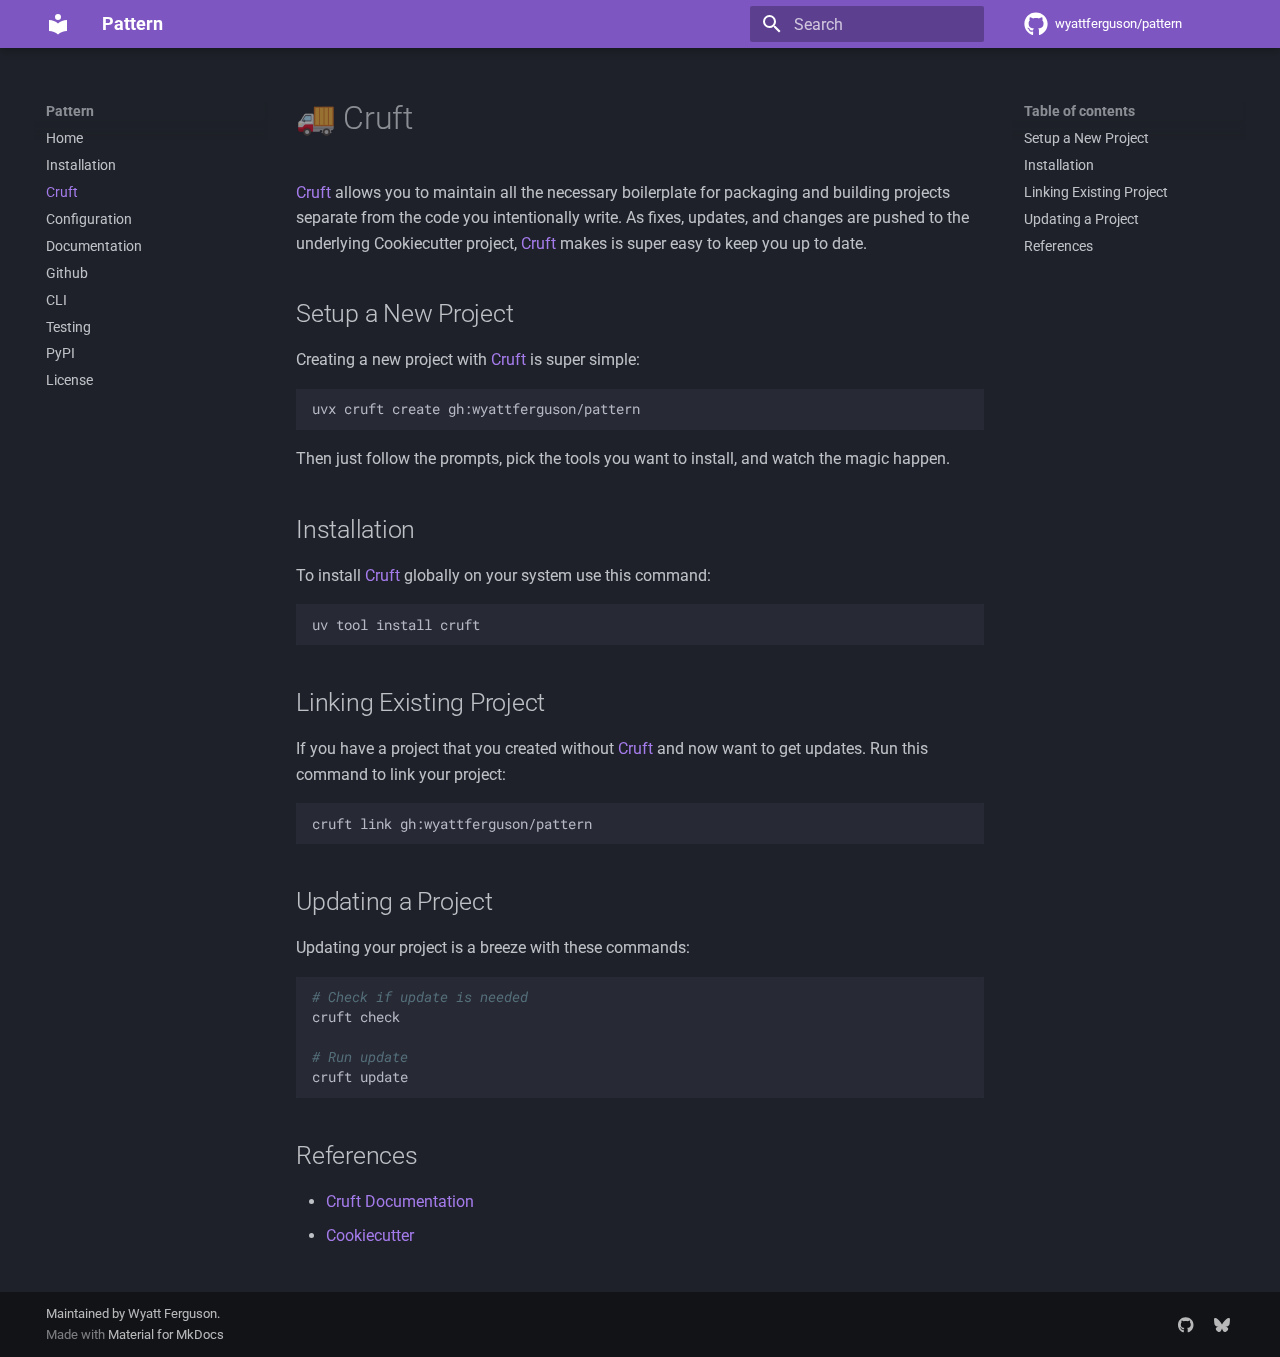
<file: cruft/index.html>
<!doctype html><html lang=en class=no-js> <head><meta charset=utf-8><meta name=viewport content="width=device-width,initial-scale=1"><meta name=description content="A modern, opinionated, cookiecutter template for your next Python project."><meta name=author content="Wyatt Ferguson"><link href=https://github.com/wyattferguson/pattern/cruft/ rel=canonical><link href=../installation/ rel=prev><link href=../configuration/ rel=next><link rel=icon href=../assets/images/favicon.png><meta name=generator content="mkdocs-1.6.1, mkdocs-material-9.6.14"><title>Cruft - Pattern</title><link rel=stylesheet href=../assets/stylesheets/main.342714a4.min.css><link rel=stylesheet href=../assets/stylesheets/palette.06af60db.min.css><style>:root{--md-admonition-icon--note:url('data:image/svg+xml;charset=utf-8,%3Csvg%20xmlns%3D%22http%3A//www.w3.org/2000/svg%22%20viewBox%3D%220%200%2016%2016%22%3E%3Cpath%20d%3D%22M1%207.775V2.75C1%201.784%201.784%201%202.75%201h5.025c.464%200%20.91.184%201.238.513l6.25%206.25a1.75%201.75%200%200%201%200%202.474l-5.026%205.026a1.75%201.75%200%200%201-2.474%200l-6.25-6.25A1.75%201.75%200%200%201%201%207.775m1.5%200c0%20.066.026.13.073.177l6.25%206.25a.25.25%200%200%200%20.354%200l5.025-5.025a.25.25%200%200%200%200-.354l-6.25-6.25a.25.25%200%200%200-.177-.073H2.75a.25.25%200%200%200-.25.25ZM6%205a1%201%200%201%201%200%202%201%201%200%200%201%200-2%22/%3E%3C/svg%3E');}</style><link rel=preconnect href=https://fonts.gstatic.com crossorigin><link rel=stylesheet href="https://fonts.googleapis.com/css?family=Roboto:300,300i,400,400i,700,700i%7CRoboto+Mono:400,400i,700,700i&display=fallback"><style>:root{--md-text-font:"Roboto";--md-code-font:"Roboto Mono"}</style><link rel=stylesheet href=../css/extras.css><script>__md_scope=new URL("..",location),__md_hash=e=>[...e].reduce(((e,_)=>(e<<5)-e+_.charCodeAt(0)),0),__md_get=(e,_=localStorage,t=__md_scope)=>JSON.parse(_.getItem(t.pathname+"."+e)),__md_set=(e,_,t=localStorage,a=__md_scope)=>{try{t.setItem(a.pathname+"."+e,JSON.stringify(_))}catch(e){}}</script></head> <body dir=ltr data-md-color-scheme=slate data-md-color-primary=deep-purple data-md-color-accent=purple> <input class=md-toggle data-md-toggle=drawer type=checkbox id=__drawer autocomplete=off> <input class=md-toggle data-md-toggle=search type=checkbox id=__search autocomplete=off> <label class=md-overlay for=__drawer></label> <div data-md-component=skip> <a href=#cruft class=md-skip> Skip to content </a> </div> <div data-md-component=announce> </div> <header class="md-header md-header--shadow" data-md-component=header> <nav class="md-header__inner md-grid" aria-label=Header> <a href=.. title=Pattern class="md-header__button md-logo" aria-label=Pattern data-md-component=logo> <svg xmlns=http://www.w3.org/2000/svg viewbox="0 0 24 24"><path d="M12 8a3 3 0 0 0 3-3 3 3 0 0 0-3-3 3 3 0 0 0-3 3 3 3 0 0 0 3 3m0 3.54C9.64 9.35 6.5 8 3 8v11c3.5 0 6.64 1.35 9 3.54 2.36-2.19 5.5-3.54 9-3.54V8c-3.5 0-6.64 1.35-9 3.54"/></svg> </a> <label class="md-header__button md-icon" for=__drawer> <svg xmlns=http://www.w3.org/2000/svg viewbox="0 0 24 24"><path d="M3 6h18v2H3zm0 5h18v2H3zm0 5h18v2H3z"/></svg> </label> <div class=md-header__title data-md-component=header-title> <div class=md-header__ellipsis> <div class=md-header__topic> <span class=md-ellipsis> Pattern </span> </div> <div class=md-header__topic data-md-component=header-topic> <span class=md-ellipsis> Cruft </span> </div> </div> </div> <label class="md-header__button md-icon" for=__search> <svg xmlns=http://www.w3.org/2000/svg viewbox="0 0 24 24"><path d="M9.5 3A6.5 6.5 0 0 1 16 9.5c0 1.61-.59 3.09-1.56 4.23l.27.27h.79l5 5-1.5 1.5-5-5v-.79l-.27-.27A6.52 6.52 0 0 1 9.5 16 6.5 6.5 0 0 1 3 9.5 6.5 6.5 0 0 1 9.5 3m0 2C7 5 5 7 5 9.5S7 14 9.5 14 14 12 14 9.5 12 5 9.5 5"/></svg> </label> <div class=md-search data-md-component=search role=dialog> <label class=md-search__overlay for=__search></label> <div class=md-search__inner role=search> <form class=md-search__form name=search> <input type=text class=md-search__input name=query aria-label=Search placeholder=Search autocapitalize=off autocorrect=off autocomplete=off spellcheck=false data-md-component=search-query required> <label class="md-search__icon md-icon" for=__search> <svg xmlns=http://www.w3.org/2000/svg viewbox="0 0 24 24"><path d="M9.5 3A6.5 6.5 0 0 1 16 9.5c0 1.61-.59 3.09-1.56 4.23l.27.27h.79l5 5-1.5 1.5-5-5v-.79l-.27-.27A6.52 6.52 0 0 1 9.5 16 6.5 6.5 0 0 1 3 9.5 6.5 6.5 0 0 1 9.5 3m0 2C7 5 5 7 5 9.5S7 14 9.5 14 14 12 14 9.5 12 5 9.5 5"/></svg> <svg xmlns=http://www.w3.org/2000/svg viewbox="0 0 24 24"><path d="M20 11v2H8l5.5 5.5-1.42 1.42L4.16 12l7.92-7.92L13.5 5.5 8 11z"/></svg> </label> <nav class=md-search__options aria-label=Search> <button type=reset class="md-search__icon md-icon" title=Clear aria-label=Clear tabindex=-1> <svg xmlns=http://www.w3.org/2000/svg viewbox="0 0 24 24"><path d="M19 6.41 17.59 5 12 10.59 6.41 5 5 6.41 10.59 12 5 17.59 6.41 19 12 13.41 17.59 19 19 17.59 13.41 12z"/></svg> </button> </nav> </form> <div class=md-search__output> <div class=md-search__scrollwrap tabindex=0 data-md-scrollfix> <div class=md-search-result data-md-component=search-result> <div class=md-search-result__meta> Initializing search </div> <ol class=md-search-result__list role=presentation></ol> </div> </div> </div> </div> </div> <div class=md-header__source> <a href=https://github.com/wyattferguson/pattern title="Go to repository" class=md-source data-md-component=source> <div class="md-source__icon md-icon"> <svg xmlns=http://www.w3.org/2000/svg viewbox="0 0 496 512"><!-- Font Awesome Free 6.7.2 by @fontawesome - https://fontawesome.com License - https://fontawesome.com/license/free (Icons: CC BY 4.0, Fonts: SIL OFL 1.1, Code: MIT License) Copyright 2024 Fonticons, Inc.--><path d="M165.9 397.4c0 2-2.3 3.6-5.2 3.6-3.3.3-5.6-1.3-5.6-3.6 0-2 2.3-3.6 5.2-3.6 3-.3 5.6 1.3 5.6 3.6m-31.1-4.5c-.7 2 1.3 4.3 4.3 4.9 2.6 1 5.6 0 6.2-2s-1.3-4.3-4.3-5.2c-2.6-.7-5.5.3-6.2 2.3m44.2-1.7c-2.9.7-4.9 2.6-4.6 4.9.3 2 2.9 3.3 5.9 2.6 2.9-.7 4.9-2.6 4.6-4.6-.3-1.9-3-3.2-5.9-2.9M244.8 8C106.1 8 0 113.3 0 252c0 110.9 69.8 205.8 169.5 239.2 12.8 2.3 17.3-5.6 17.3-12.1 0-6.2-.3-40.4-.3-61.4 0 0-70 15-84.7-29.8 0 0-11.4-29.1-27.8-36.6 0 0-22.9-15.7 1.6-15.4 0 0 24.9 2 38.6 25.8 21.9 38.6 58.6 27.5 72.9 20.9 2.3-16 8.8-27.1 16-33.7-55.9-6.2-112.3-14.3-112.3-110.5 0-27.5 7.6-41.3 23.6-58.9-2.6-6.5-11.1-33.3 2.6-67.9 20.9-6.5 69 27 69 27 20-5.6 41.5-8.5 62.8-8.5s42.8 2.9 62.8 8.5c0 0 48.1-33.6 69-27 13.7 34.7 5.2 61.4 2.6 67.9 16 17.7 25.8 31.5 25.8 58.9 0 96.5-58.9 104.2-114.8 110.5 9.2 7.9 17 22.9 17 46.4 0 33.7-.3 75.4-.3 83.6 0 6.5 4.6 14.4 17.3 12.1C428.2 457.8 496 362.9 496 252 496 113.3 383.5 8 244.8 8M97.2 352.9c-1.3 1-1 3.3.7 5.2 1.6 1.6 3.9 2.3 5.2 1 1.3-1 1-3.3-.7-5.2-1.6-1.6-3.9-2.3-5.2-1m-10.8-8.1c-.7 1.3.3 2.9 2.3 3.9 1.6 1 3.6.7 4.3-.7.7-1.3-.3-2.9-2.3-3.9-2-.6-3.6-.3-4.3.7m32.4 35.6c-1.6 1.3-1 4.3 1.3 6.2 2.3 2.3 5.2 2.6 6.5 1 1.3-1.3.7-4.3-1.3-6.2-2.2-2.3-5.2-2.6-6.5-1m-11.4-14.7c-1.6 1-1.6 3.6 0 5.9s4.3 3.3 5.6 2.3c1.6-1.3 1.6-3.9 0-6.2-1.4-2.3-4-3.3-5.6-2"/></svg> </div> <div class=md-source__repository> wyattferguson/pattern </div> </a> </div> </nav> </header> <div class=md-container data-md-component=container> <main class=md-main data-md-component=main> <div class="md-main__inner md-grid"> <div class="md-sidebar md-sidebar--primary" data-md-component=sidebar data-md-type=navigation> <div class=md-sidebar__scrollwrap> <div class=md-sidebar__inner> <nav class="md-nav md-nav--primary" aria-label=Navigation data-md-level=0> <label class=md-nav__title for=__drawer> <a href=.. title=Pattern class="md-nav__button md-logo" aria-label=Pattern data-md-component=logo> <svg xmlns=http://www.w3.org/2000/svg viewbox="0 0 24 24"><path d="M12 8a3 3 0 0 0 3-3 3 3 0 0 0-3-3 3 3 0 0 0-3 3 3 3 0 0 0 3 3m0 3.54C9.64 9.35 6.5 8 3 8v11c3.5 0 6.64 1.35 9 3.54 2.36-2.19 5.5-3.54 9-3.54V8c-3.5 0-6.64 1.35-9 3.54"/></svg> </a> Pattern </label> <div class=md-nav__source> <a href=https://github.com/wyattferguson/pattern title="Go to repository" class=md-source data-md-component=source> <div class="md-source__icon md-icon"> <svg xmlns=http://www.w3.org/2000/svg viewbox="0 0 496 512"><!-- Font Awesome Free 6.7.2 by @fontawesome - https://fontawesome.com License - https://fontawesome.com/license/free (Icons: CC BY 4.0, Fonts: SIL OFL 1.1, Code: MIT License) Copyright 2024 Fonticons, Inc.--><path d="M165.9 397.4c0 2-2.3 3.6-5.2 3.6-3.3.3-5.6-1.3-5.6-3.6 0-2 2.3-3.6 5.2-3.6 3-.3 5.6 1.3 5.6 3.6m-31.1-4.5c-.7 2 1.3 4.3 4.3 4.9 2.6 1 5.6 0 6.2-2s-1.3-4.3-4.3-5.2c-2.6-.7-5.5.3-6.2 2.3m44.2-1.7c-2.9.7-4.9 2.6-4.6 4.9.3 2 2.9 3.3 5.9 2.6 2.9-.7 4.9-2.6 4.6-4.6-.3-1.9-3-3.2-5.9-2.9M244.8 8C106.1 8 0 113.3 0 252c0 110.9 69.8 205.8 169.5 239.2 12.8 2.3 17.3-5.6 17.3-12.1 0-6.2-.3-40.4-.3-61.4 0 0-70 15-84.7-29.8 0 0-11.4-29.1-27.8-36.6 0 0-22.9-15.7 1.6-15.4 0 0 24.9 2 38.6 25.8 21.9 38.6 58.6 27.5 72.9 20.9 2.3-16 8.8-27.1 16-33.7-55.9-6.2-112.3-14.3-112.3-110.5 0-27.5 7.6-41.3 23.6-58.9-2.6-6.5-11.1-33.3 2.6-67.9 20.9-6.5 69 27 69 27 20-5.6 41.5-8.5 62.8-8.5s42.8 2.9 62.8 8.5c0 0 48.1-33.6 69-27 13.7 34.7 5.2 61.4 2.6 67.9 16 17.7 25.8 31.5 25.8 58.9 0 96.5-58.9 104.2-114.8 110.5 9.2 7.9 17 22.9 17 46.4 0 33.7-.3 75.4-.3 83.6 0 6.5 4.6 14.4 17.3 12.1C428.2 457.8 496 362.9 496 252 496 113.3 383.5 8 244.8 8M97.2 352.9c-1.3 1-1 3.3.7 5.2 1.6 1.6 3.9 2.3 5.2 1 1.3-1 1-3.3-.7-5.2-1.6-1.6-3.9-2.3-5.2-1m-10.8-8.1c-.7 1.3.3 2.9 2.3 3.9 1.6 1 3.6.7 4.3-.7.7-1.3-.3-2.9-2.3-3.9-2-.6-3.6-.3-4.3.7m32.4 35.6c-1.6 1.3-1 4.3 1.3 6.2 2.3 2.3 5.2 2.6 6.5 1 1.3-1.3.7-4.3-1.3-6.2-2.2-2.3-5.2-2.6-6.5-1m-11.4-14.7c-1.6 1-1.6 3.6 0 5.9s4.3 3.3 5.6 2.3c1.6-1.3 1.6-3.9 0-6.2-1.4-2.3-4-3.3-5.6-2"/></svg> </div> <div class=md-source__repository> wyattferguson/pattern </div> </a> </div> <ul class=md-nav__list data-md-scrollfix> <li class=md-nav__item> <a href=.. class=md-nav__link> <span class=md-ellipsis> Home </span> </a> </li> <li class=md-nav__item> <a href=../installation/ class=md-nav__link> <span class=md-ellipsis> Installation </span> </a> </li> <li class="md-nav__item md-nav__item--active"> <input class="md-nav__toggle md-toggle" type=checkbox id=__toc> <label class="md-nav__link md-nav__link--active" for=__toc> <span class=md-ellipsis> Cruft </span> <span class="md-nav__icon md-icon"></span> </label> <a href=./ class="md-nav__link md-nav__link--active"> <span class=md-ellipsis> Cruft </span> </a> <nav class="md-nav md-nav--secondary" aria-label="Table of contents"> <label class=md-nav__title for=__toc> <span class="md-nav__icon md-icon"></span> Table of contents </label> <ul class=md-nav__list data-md-component=toc data-md-scrollfix> <li class=md-nav__item> <a href=#setup-a-new-project class=md-nav__link> <span class=md-ellipsis> Setup a New Project </span> </a> </li> <li class=md-nav__item> <a href=#installation class=md-nav__link> <span class=md-ellipsis> Installation </span> </a> </li> <li class=md-nav__item> <a href=#linking-existing-project class=md-nav__link> <span class=md-ellipsis> Linking Existing Project </span> </a> </li> <li class=md-nav__item> <a href=#updating-a-project class=md-nav__link> <span class=md-ellipsis> Updating a Project </span> </a> </li> <li class=md-nav__item> <a href=#references class=md-nav__link> <span class=md-ellipsis> References </span> </a> </li> </ul> </nav> </li> <li class=md-nav__item> <a href=../configuration/ class=md-nav__link> <span class=md-ellipsis> Configuration </span> </a> </li> <li class=md-nav__item> <a href=../documentation/ class=md-nav__link> <span class=md-ellipsis> Documentation </span> </a> </li> <li class=md-nav__item> <a href=../github/ class=md-nav__link> <span class=md-ellipsis> Github </span> </a> </li> <li class=md-nav__item> <a href=../cli/ class=md-nav__link> <span class=md-ellipsis> CLI </span> </a> </li> <li class=md-nav__item> <a href=../testing/ class=md-nav__link> <span class=md-ellipsis> Testing </span> </a> </li> <li class=md-nav__item> <a href=../pypi/ class=md-nav__link> <span class=md-ellipsis> PyPI </span> </a> </li> <li class=md-nav__item> <a href=../license/ class=md-nav__link> <span class=md-ellipsis> License </span> </a> </li> </ul> </nav> </div> </div> </div> <div class="md-sidebar md-sidebar--secondary" data-md-component=sidebar data-md-type=toc> <div class=md-sidebar__scrollwrap> <div class=md-sidebar__inner> <nav class="md-nav md-nav--secondary" aria-label="Table of contents"> <label class=md-nav__title for=__toc> <span class="md-nav__icon md-icon"></span> Table of contents </label> <ul class=md-nav__list data-md-component=toc data-md-scrollfix> <li class=md-nav__item> <a href=#setup-a-new-project class=md-nav__link> <span class=md-ellipsis> Setup a New Project </span> </a> </li> <li class=md-nav__item> <a href=#installation class=md-nav__link> <span class=md-ellipsis> Installation </span> </a> </li> <li class=md-nav__item> <a href=#linking-existing-project class=md-nav__link> <span class=md-ellipsis> Linking Existing Project </span> </a> </li> <li class=md-nav__item> <a href=#updating-a-project class=md-nav__link> <span class=md-ellipsis> Updating a Project </span> </a> </li> <li class=md-nav__item> <a href=#references class=md-nav__link> <span class=md-ellipsis> References </span> </a> </li> </ul> </nav> </div> </div> </div> <div class=md-content data-md-component=content> <article class="md-content__inner md-typeset"> <h1 id=cruft>🚚 Cruft</h1> <p><a href=https://cruft.github.io/cruft/ >Cruft</a> allows you to maintain all the necessary boilerplate for packaging and building projects separate from the code you intentionally write. As fixes, updates, and changes are pushed to the underlying Cookiecutter project, <a href=https://cruft.github.io/cruft/ >Cruft</a> makes is super easy to keep you up to date.</p> <h2 id=setup-a-new-project>Setup a New Project</h2> <p>Creating a new project with <a href=https://cruft.github.io/cruft/ >Cruft</a> is super simple:</p> <div class=highlight style="background: #263238"><pre style="line-height: 125%;"><span></span><code>uvx<span style="color: #EFF"> </span>cruft<span style="color: #EFF"> </span>create<span style="color: #EFF"> </span>gh:wyattferguson/pattern
</code></pre></div> <p>Then just follow the prompts, pick the tools you want to install, and watch the magic happen.</p> <h2 id=installation>Installation</h2> <p>To install <a href=https://cruft.github.io/cruft/ >Cruft</a> globally on your system use this command:</p> <div class=highlight style="background: #263238"><pre style="line-height: 125%;"><span></span><code>uv<span style="color: #EFF"> </span>tool<span style="color: #EFF"> </span>install<span style="color: #EFF"> </span>cruft
</code></pre></div> <h2 id=linking-existing-project>Linking Existing Project</h2> <p>If you have a project that you created without <a href=https://cruft.github.io/cruft/ >Cruft</a> and now want to get updates. Run this command to link your project:</p> <div class=highlight style="background: #263238"><pre style="line-height: 125%;"><span></span><code>cruft<span style="color: #EFF"> </span>link<span style="color: #EFF"> </span>gh:wyattferguson/pattern
</code></pre></div> <h2 id=updating-a-project>Updating a Project</h2> <p>Updating your project is a breeze with these commands:</p> <div class=highlight style="background: #263238"><pre style="line-height: 125%;"><span></span><code><span style="color: #546E7A; font-style: italic"># Check if update is needed</span>
cruft<span style="color: #EFF"> </span>check

<span style="color: #546E7A; font-style: italic"># Run update</span>
cruft<span style="color: #EFF"> </span>update
</code></pre></div> <h2 id=references>References</h2> <ul> <li><a href=https://cruft.github.io/cruft/ >Cruft Documentation</a></li> <li><a href=https://www.cookiecutter.io/ >Cookiecutter</a></li> </ul> </article> </div> <script>var target=document.getElementById(location.hash.slice(1));target&&target.name&&(target.checked=target.name.startsWith("__tabbed_"))</script> </div> </main> <footer class=md-footer> <div class="md-footer-meta md-typeset"> <div class="md-footer-meta__inner md-grid"> <div class=md-copyright> <div class=md-copyright__highlight> Maintained by <a href=https://github.com/wyattferguson>Wyatt Ferguson</a>. </div> Made with <a href=https://squidfunk.github.io/mkdocs-material/ target=_blank rel=noopener> Material for MkDocs </a> </div> <div class=md-social> <a href=https://github.com/wyattferguson/pattern target=_blank rel=noopener title=github.com class=md-social__link> <svg xmlns=http://www.w3.org/2000/svg viewbox="0 0 496 512"><!-- Font Awesome Free 6.7.2 by @fontawesome - https://fontawesome.com License - https://fontawesome.com/license/free (Icons: CC BY 4.0, Fonts: SIL OFL 1.1, Code: MIT License) Copyright 2024 Fonticons, Inc.--><path d="M165.9 397.4c0 2-2.3 3.6-5.2 3.6-3.3.3-5.6-1.3-5.6-3.6 0-2 2.3-3.6 5.2-3.6 3-.3 5.6 1.3 5.6 3.6m-31.1-4.5c-.7 2 1.3 4.3 4.3 4.9 2.6 1 5.6 0 6.2-2s-1.3-4.3-4.3-5.2c-2.6-.7-5.5.3-6.2 2.3m44.2-1.7c-2.9.7-4.9 2.6-4.6 4.9.3 2 2.9 3.3 5.9 2.6 2.9-.7 4.9-2.6 4.6-4.6-.3-1.9-3-3.2-5.9-2.9M244.8 8C106.1 8 0 113.3 0 252c0 110.9 69.8 205.8 169.5 239.2 12.8 2.3 17.3-5.6 17.3-12.1 0-6.2-.3-40.4-.3-61.4 0 0-70 15-84.7-29.8 0 0-11.4-29.1-27.8-36.6 0 0-22.9-15.7 1.6-15.4 0 0 24.9 2 38.6 25.8 21.9 38.6 58.6 27.5 72.9 20.9 2.3-16 8.8-27.1 16-33.7-55.9-6.2-112.3-14.3-112.3-110.5 0-27.5 7.6-41.3 23.6-58.9-2.6-6.5-11.1-33.3 2.6-67.9 20.9-6.5 69 27 69 27 20-5.6 41.5-8.5 62.8-8.5s42.8 2.9 62.8 8.5c0 0 48.1-33.6 69-27 13.7 34.7 5.2 61.4 2.6 67.9 16 17.7 25.8 31.5 25.8 58.9 0 96.5-58.9 104.2-114.8 110.5 9.2 7.9 17 22.9 17 46.4 0 33.7-.3 75.4-.3 83.6 0 6.5 4.6 14.4 17.3 12.1C428.2 457.8 496 362.9 496 252 496 113.3 383.5 8 244.8 8M97.2 352.9c-1.3 1-1 3.3.7 5.2 1.6 1.6 3.9 2.3 5.2 1 1.3-1 1-3.3-.7-5.2-1.6-1.6-3.9-2.3-5.2-1m-10.8-8.1c-.7 1.3.3 2.9 2.3 3.9 1.6 1 3.6.7 4.3-.7.7-1.3-.3-2.9-2.3-3.9-2-.6-3.6-.3-4.3.7m32.4 35.6c-1.6 1.3-1 4.3 1.3 6.2 2.3 2.3 5.2 2.6 6.5 1 1.3-1.3.7-4.3-1.3-6.2-2.2-2.3-5.2-2.6-6.5-1m-11.4-14.7c-1.6 1-1.6 3.6 0 5.9s4.3 3.3 5.6 2.3c1.6-1.3 1.6-3.9 0-6.2-1.4-2.3-4-3.3-5.6-2"/></svg> </a> <a href=https://wyattf.bsky.social/ target=_blank rel=noopener title=wyattf.bsky.social class=md-social__link> <svg xmlns=http://www.w3.org/2000/svg viewbox="0 0 512 512"><!-- Font Awesome Free 6.7.2 by @fontawesome - https://fontawesome.com License - https://fontawesome.com/license/free (Icons: CC BY 4.0, Fonts: SIL OFL 1.1, Code: MIT License) Copyright 2024 Fonticons, Inc.--><path d="M111.8 62.2C170.2 105.9 233 194.7 256 242.4c23-47.6 85.8-136.4 144.2-180.2 42.1-31.6 110.3-56 110.3 21.8 0 15.5-8.9 130.5-14.1 149.2-18.2 64.8-84.4 81.4-143.3 71.3C456 322 482.2 380 425.6 438c-107.4 110.2-154.3-27.6-166.3-62.9-1.7-4.9-2.6-7.8-3.3-7.8s-1.6 3-3.3 7.8c-12 35.3-59 173.1-166.3 62.9-56.5-58-30.4-116 72.5-133.5C100 314.6 33.8 298 15.7 233.1 10.4 214.4 1.5 99.4 1.5 83.9c0-77.8 68.2-53.4 110.3-21.8z"/></svg> </a> </div> </div> </div> </footer> </div> <div class=md-dialog data-md-component=dialog> <div class="md-dialog__inner md-typeset"></div> </div> <script id=__config type=application/json>{"base": "..", "features": [], "search": "../assets/javascripts/workers/search.d50fe291.min.js", "tags": null, "translations": {"clipboard.copied": "Copied to clipboard", "clipboard.copy": "Copy to clipboard", "search.result.more.one": "1 more on this page", "search.result.more.other": "# more on this page", "search.result.none": "No matching documents", "search.result.one": "1 matching document", "search.result.other": "# matching documents", "search.result.placeholder": "Type to start searching", "search.result.term.missing": "Missing", "select.version": "Select version"}, "version": null}</script> <script src=../assets/javascripts/bundle.13a4f30d.min.js></script> </body> </html>
</file>
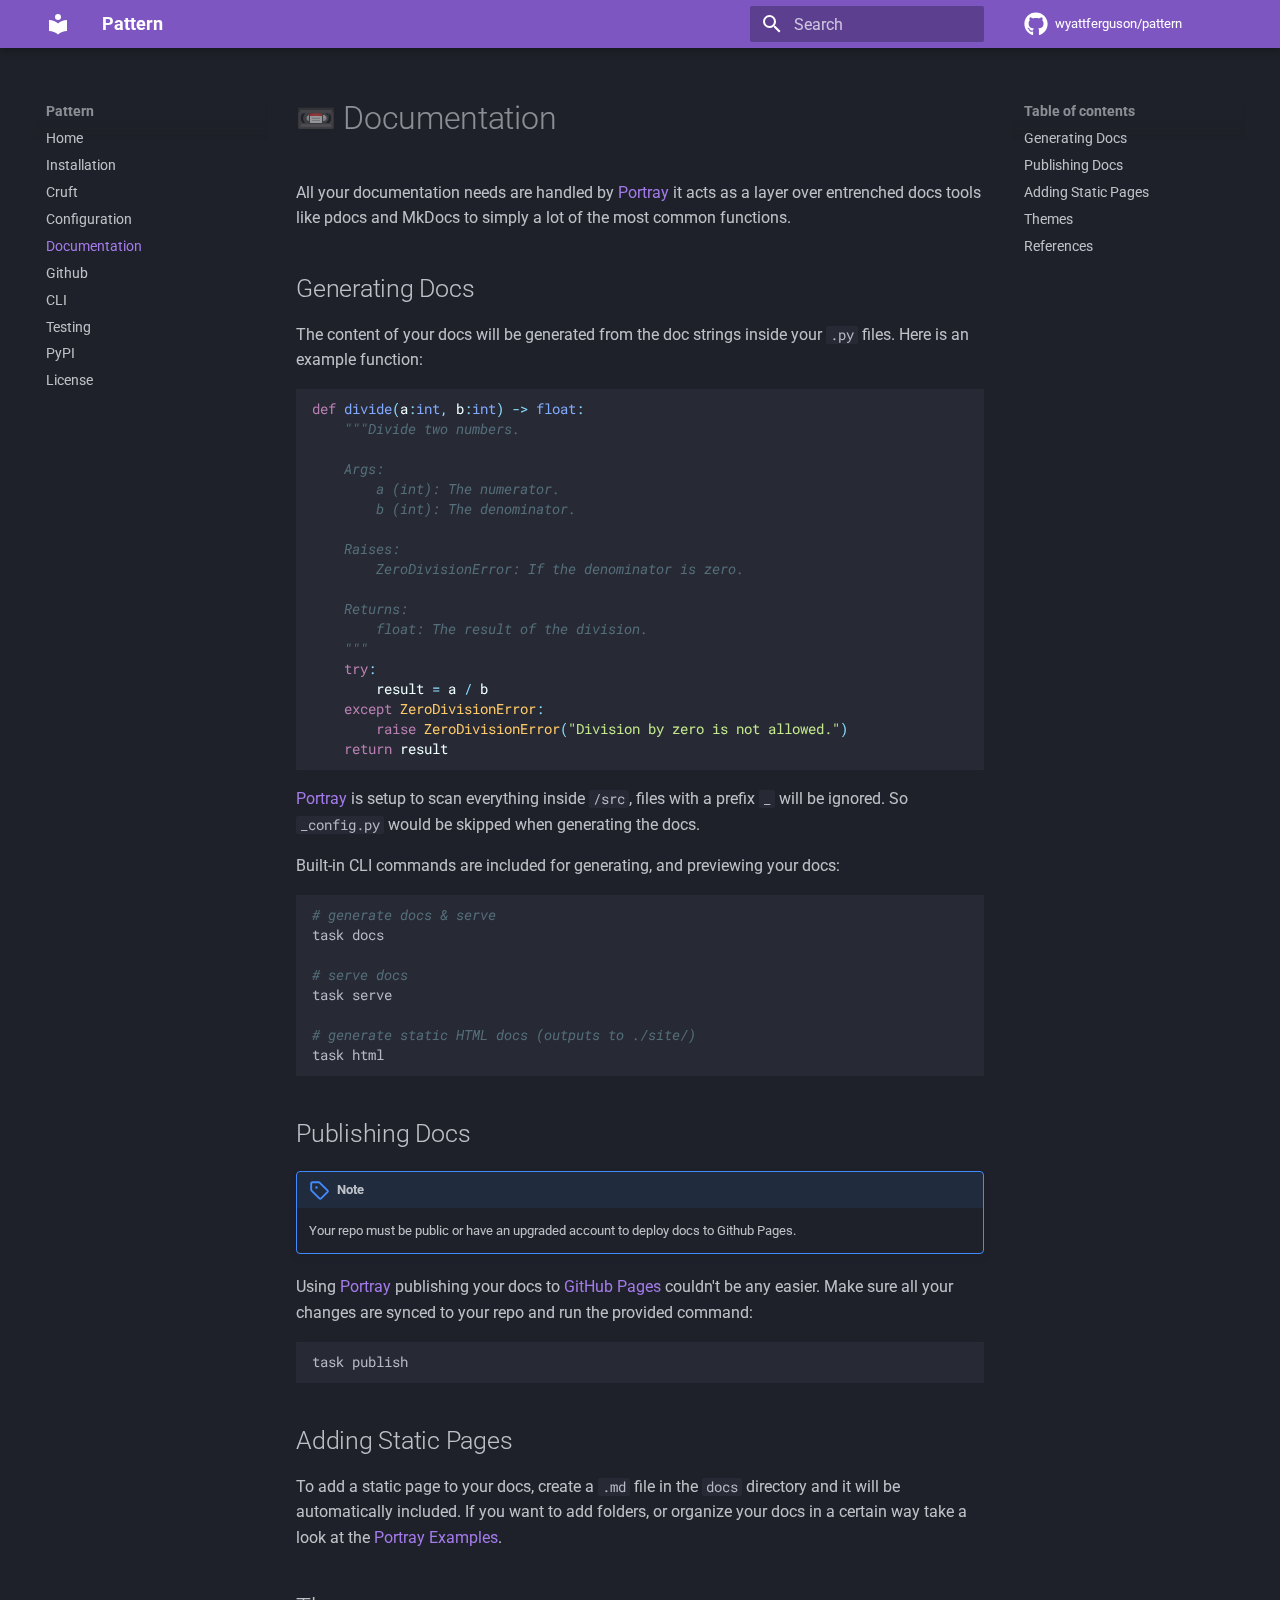
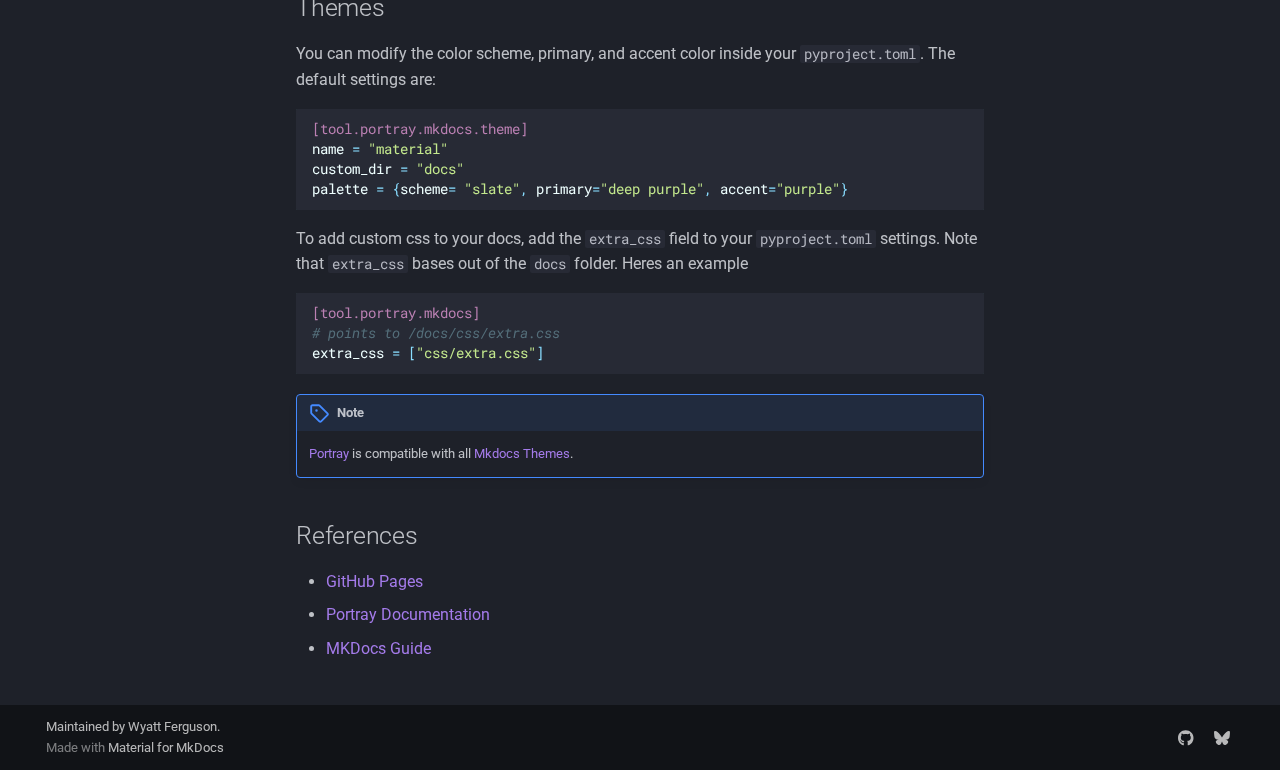
<file: documentation/index.html>
<!doctype html><html lang=en class=no-js> <head><meta charset=utf-8><meta name=viewport content="width=device-width,initial-scale=1"><meta name=description content="A modern, opinionated, cookiecutter template for your next Python project."><meta name=author content="Wyatt Ferguson"><link href=https://github.com/wyattferguson/pattern/documentation/ rel=canonical><link href=../configuration/ rel=prev><link href=../github/ rel=next><link rel=icon href=../assets/images/favicon.png><meta name=generator content="mkdocs-1.6.1, mkdocs-material-9.6.14"><title>Documentation - Pattern</title><link rel=stylesheet href=../assets/stylesheets/main.342714a4.min.css><link rel=stylesheet href=../assets/stylesheets/palette.06af60db.min.css><style>:root{--md-admonition-icon--note:url('data:image/svg+xml;charset=utf-8,%3Csvg%20xmlns%3D%22http%3A//www.w3.org/2000/svg%22%20viewBox%3D%220%200%2016%2016%22%3E%3Cpath%20d%3D%22M1%207.775V2.75C1%201.784%201.784%201%202.75%201h5.025c.464%200%20.91.184%201.238.513l6.25%206.25a1.75%201.75%200%200%201%200%202.474l-5.026%205.026a1.75%201.75%200%200%201-2.474%200l-6.25-6.25A1.75%201.75%200%200%201%201%207.775m1.5%200c0%20.066.026.13.073.177l6.25%206.25a.25.25%200%200%200%20.354%200l5.025-5.025a.25.25%200%200%200%200-.354l-6.25-6.25a.25.25%200%200%200-.177-.073H2.75a.25.25%200%200%200-.25.25ZM6%205a1%201%200%201%201%200%202%201%201%200%200%201%200-2%22/%3E%3C/svg%3E');}</style><link rel=preconnect href=https://fonts.gstatic.com crossorigin><link rel=stylesheet href="https://fonts.googleapis.com/css?family=Roboto:300,300i,400,400i,700,700i%7CRoboto+Mono:400,400i,700,700i&display=fallback"><style>:root{--md-text-font:"Roboto";--md-code-font:"Roboto Mono"}</style><link rel=stylesheet href=../css/extras.css><script>__md_scope=new URL("..",location),__md_hash=e=>[...e].reduce(((e,_)=>(e<<5)-e+_.charCodeAt(0)),0),__md_get=(e,_=localStorage,t=__md_scope)=>JSON.parse(_.getItem(t.pathname+"."+e)),__md_set=(e,_,t=localStorage,a=__md_scope)=>{try{t.setItem(a.pathname+"."+e,JSON.stringify(_))}catch(e){}}</script></head> <body dir=ltr data-md-color-scheme=slate data-md-color-primary=deep-purple data-md-color-accent=purple> <input class=md-toggle data-md-toggle=drawer type=checkbox id=__drawer autocomplete=off> <input class=md-toggle data-md-toggle=search type=checkbox id=__search autocomplete=off> <label class=md-overlay for=__drawer></label> <div data-md-component=skip> <a href=#documentation class=md-skip> Skip to content </a> </div> <div data-md-component=announce> </div> <header class="md-header md-header--shadow" data-md-component=header> <nav class="md-header__inner md-grid" aria-label=Header> <a href=.. title=Pattern class="md-header__button md-logo" aria-label=Pattern data-md-component=logo> <svg xmlns=http://www.w3.org/2000/svg viewbox="0 0 24 24"><path d="M12 8a3 3 0 0 0 3-3 3 3 0 0 0-3-3 3 3 0 0 0-3 3 3 3 0 0 0 3 3m0 3.54C9.64 9.35 6.5 8 3 8v11c3.5 0 6.64 1.35 9 3.54 2.36-2.19 5.5-3.54 9-3.54V8c-3.5 0-6.64 1.35-9 3.54"/></svg> </a> <label class="md-header__button md-icon" for=__drawer> <svg xmlns=http://www.w3.org/2000/svg viewbox="0 0 24 24"><path d="M3 6h18v2H3zm0 5h18v2H3zm0 5h18v2H3z"/></svg> </label> <div class=md-header__title data-md-component=header-title> <div class=md-header__ellipsis> <div class=md-header__topic> <span class=md-ellipsis> Pattern </span> </div> <div class=md-header__topic data-md-component=header-topic> <span class=md-ellipsis> Documentation </span> </div> </div> </div> <label class="md-header__button md-icon" for=__search> <svg xmlns=http://www.w3.org/2000/svg viewbox="0 0 24 24"><path d="M9.5 3A6.5 6.5 0 0 1 16 9.5c0 1.61-.59 3.09-1.56 4.23l.27.27h.79l5 5-1.5 1.5-5-5v-.79l-.27-.27A6.52 6.52 0 0 1 9.5 16 6.5 6.5 0 0 1 3 9.5 6.5 6.5 0 0 1 9.5 3m0 2C7 5 5 7 5 9.5S7 14 9.5 14 14 12 14 9.5 12 5 9.5 5"/></svg> </label> <div class=md-search data-md-component=search role=dialog> <label class=md-search__overlay for=__search></label> <div class=md-search__inner role=search> <form class=md-search__form name=search> <input type=text class=md-search__input name=query aria-label=Search placeholder=Search autocapitalize=off autocorrect=off autocomplete=off spellcheck=false data-md-component=search-query required> <label class="md-search__icon md-icon" for=__search> <svg xmlns=http://www.w3.org/2000/svg viewbox="0 0 24 24"><path d="M9.5 3A6.5 6.5 0 0 1 16 9.5c0 1.61-.59 3.09-1.56 4.23l.27.27h.79l5 5-1.5 1.5-5-5v-.79l-.27-.27A6.52 6.52 0 0 1 9.5 16 6.5 6.5 0 0 1 3 9.5 6.5 6.5 0 0 1 9.5 3m0 2C7 5 5 7 5 9.5S7 14 9.5 14 14 12 14 9.5 12 5 9.5 5"/></svg> <svg xmlns=http://www.w3.org/2000/svg viewbox="0 0 24 24"><path d="M20 11v2H8l5.5 5.5-1.42 1.42L4.16 12l7.92-7.92L13.5 5.5 8 11z"/></svg> </label> <nav class=md-search__options aria-label=Search> <button type=reset class="md-search__icon md-icon" title=Clear aria-label=Clear tabindex=-1> <svg xmlns=http://www.w3.org/2000/svg viewbox="0 0 24 24"><path d="M19 6.41 17.59 5 12 10.59 6.41 5 5 6.41 10.59 12 5 17.59 6.41 19 12 13.41 17.59 19 19 17.59 13.41 12z"/></svg> </button> </nav> </form> <div class=md-search__output> <div class=md-search__scrollwrap tabindex=0 data-md-scrollfix> <div class=md-search-result data-md-component=search-result> <div class=md-search-result__meta> Initializing search </div> <ol class=md-search-result__list role=presentation></ol> </div> </div> </div> </div> </div> <div class=md-header__source> <a href=https://github.com/wyattferguson/pattern title="Go to repository" class=md-source data-md-component=source> <div class="md-source__icon md-icon"> <svg xmlns=http://www.w3.org/2000/svg viewbox="0 0 496 512"><!-- Font Awesome Free 6.7.2 by @fontawesome - https://fontawesome.com License - https://fontawesome.com/license/free (Icons: CC BY 4.0, Fonts: SIL OFL 1.1, Code: MIT License) Copyright 2024 Fonticons, Inc.--><path d="M165.9 397.4c0 2-2.3 3.6-5.2 3.6-3.3.3-5.6-1.3-5.6-3.6 0-2 2.3-3.6 5.2-3.6 3-.3 5.6 1.3 5.6 3.6m-31.1-4.5c-.7 2 1.3 4.3 4.3 4.9 2.6 1 5.6 0 6.2-2s-1.3-4.3-4.3-5.2c-2.6-.7-5.5.3-6.2 2.3m44.2-1.7c-2.9.7-4.9 2.6-4.6 4.9.3 2 2.9 3.3 5.9 2.6 2.9-.7 4.9-2.6 4.6-4.6-.3-1.9-3-3.2-5.9-2.9M244.8 8C106.1 8 0 113.3 0 252c0 110.9 69.8 205.8 169.5 239.2 12.8 2.3 17.3-5.6 17.3-12.1 0-6.2-.3-40.4-.3-61.4 0 0-70 15-84.7-29.8 0 0-11.4-29.1-27.8-36.6 0 0-22.9-15.7 1.6-15.4 0 0 24.9 2 38.6 25.8 21.9 38.6 58.6 27.5 72.9 20.9 2.3-16 8.8-27.1 16-33.7-55.9-6.2-112.3-14.3-112.3-110.5 0-27.5 7.6-41.3 23.6-58.9-2.6-6.5-11.1-33.3 2.6-67.9 20.9-6.5 69 27 69 27 20-5.6 41.5-8.5 62.8-8.5s42.8 2.9 62.8 8.5c0 0 48.1-33.6 69-27 13.7 34.7 5.2 61.4 2.6 67.9 16 17.7 25.8 31.5 25.8 58.9 0 96.5-58.9 104.2-114.8 110.5 9.2 7.9 17 22.9 17 46.4 0 33.7-.3 75.4-.3 83.6 0 6.5 4.6 14.4 17.3 12.1C428.2 457.8 496 362.9 496 252 496 113.3 383.5 8 244.8 8M97.2 352.9c-1.3 1-1 3.3.7 5.2 1.6 1.6 3.9 2.3 5.2 1 1.3-1 1-3.3-.7-5.2-1.6-1.6-3.9-2.3-5.2-1m-10.8-8.1c-.7 1.3.3 2.9 2.3 3.9 1.6 1 3.6.7 4.3-.7.7-1.3-.3-2.9-2.3-3.9-2-.6-3.6-.3-4.3.7m32.4 35.6c-1.6 1.3-1 4.3 1.3 6.2 2.3 2.3 5.2 2.6 6.5 1 1.3-1.3.7-4.3-1.3-6.2-2.2-2.3-5.2-2.6-6.5-1m-11.4-14.7c-1.6 1-1.6 3.6 0 5.9s4.3 3.3 5.6 2.3c1.6-1.3 1.6-3.9 0-6.2-1.4-2.3-4-3.3-5.6-2"/></svg> </div> <div class=md-source__repository> wyattferguson/pattern </div> </a> </div> </nav> </header> <div class=md-container data-md-component=container> <main class=md-main data-md-component=main> <div class="md-main__inner md-grid"> <div class="md-sidebar md-sidebar--primary" data-md-component=sidebar data-md-type=navigation> <div class=md-sidebar__scrollwrap> <div class=md-sidebar__inner> <nav class="md-nav md-nav--primary" aria-label=Navigation data-md-level=0> <label class=md-nav__title for=__drawer> <a href=.. title=Pattern class="md-nav__button md-logo" aria-label=Pattern data-md-component=logo> <svg xmlns=http://www.w3.org/2000/svg viewbox="0 0 24 24"><path d="M12 8a3 3 0 0 0 3-3 3 3 0 0 0-3-3 3 3 0 0 0-3 3 3 3 0 0 0 3 3m0 3.54C9.64 9.35 6.5 8 3 8v11c3.5 0 6.64 1.35 9 3.54 2.36-2.19 5.5-3.54 9-3.54V8c-3.5 0-6.64 1.35-9 3.54"/></svg> </a> Pattern </label> <div class=md-nav__source> <a href=https://github.com/wyattferguson/pattern title="Go to repository" class=md-source data-md-component=source> <div class="md-source__icon md-icon"> <svg xmlns=http://www.w3.org/2000/svg viewbox="0 0 496 512"><!-- Font Awesome Free 6.7.2 by @fontawesome - https://fontawesome.com License - https://fontawesome.com/license/free (Icons: CC BY 4.0, Fonts: SIL OFL 1.1, Code: MIT License) Copyright 2024 Fonticons, Inc.--><path d="M165.9 397.4c0 2-2.3 3.6-5.2 3.6-3.3.3-5.6-1.3-5.6-3.6 0-2 2.3-3.6 5.2-3.6 3-.3 5.6 1.3 5.6 3.6m-31.1-4.5c-.7 2 1.3 4.3 4.3 4.9 2.6 1 5.6 0 6.2-2s-1.3-4.3-4.3-5.2c-2.6-.7-5.5.3-6.2 2.3m44.2-1.7c-2.9.7-4.9 2.6-4.6 4.9.3 2 2.9 3.3 5.9 2.6 2.9-.7 4.9-2.6 4.6-4.6-.3-1.9-3-3.2-5.9-2.9M244.8 8C106.1 8 0 113.3 0 252c0 110.9 69.8 205.8 169.5 239.2 12.8 2.3 17.3-5.6 17.3-12.1 0-6.2-.3-40.4-.3-61.4 0 0-70 15-84.7-29.8 0 0-11.4-29.1-27.8-36.6 0 0-22.9-15.7 1.6-15.4 0 0 24.9 2 38.6 25.8 21.9 38.6 58.6 27.5 72.9 20.9 2.3-16 8.8-27.1 16-33.7-55.9-6.2-112.3-14.3-112.3-110.5 0-27.5 7.6-41.3 23.6-58.9-2.6-6.5-11.1-33.3 2.6-67.9 20.9-6.5 69 27 69 27 20-5.6 41.5-8.5 62.8-8.5s42.8 2.9 62.8 8.5c0 0 48.1-33.6 69-27 13.7 34.7 5.2 61.4 2.6 67.9 16 17.7 25.8 31.5 25.8 58.9 0 96.5-58.9 104.2-114.8 110.5 9.2 7.9 17 22.9 17 46.4 0 33.7-.3 75.4-.3 83.6 0 6.5 4.6 14.4 17.3 12.1C428.2 457.8 496 362.9 496 252 496 113.3 383.5 8 244.8 8M97.2 352.9c-1.3 1-1 3.3.7 5.2 1.6 1.6 3.9 2.3 5.2 1 1.3-1 1-3.3-.7-5.2-1.6-1.6-3.9-2.3-5.2-1m-10.8-8.1c-.7 1.3.3 2.9 2.3 3.9 1.6 1 3.6.7 4.3-.7.7-1.3-.3-2.9-2.3-3.9-2-.6-3.6-.3-4.3.7m32.4 35.6c-1.6 1.3-1 4.3 1.3 6.2 2.3 2.3 5.2 2.6 6.5 1 1.3-1.3.7-4.3-1.3-6.2-2.2-2.3-5.2-2.6-6.5-1m-11.4-14.7c-1.6 1-1.6 3.6 0 5.9s4.3 3.3 5.6 2.3c1.6-1.3 1.6-3.9 0-6.2-1.4-2.3-4-3.3-5.6-2"/></svg> </div> <div class=md-source__repository> wyattferguson/pattern </div> </a> </div> <ul class=md-nav__list data-md-scrollfix> <li class=md-nav__item> <a href=.. class=md-nav__link> <span class=md-ellipsis> Home </span> </a> </li> <li class=md-nav__item> <a href=../installation/ class=md-nav__link> <span class=md-ellipsis> Installation </span> </a> </li> <li class=md-nav__item> <a href=../cruft/ class=md-nav__link> <span class=md-ellipsis> Cruft </span> </a> </li> <li class=md-nav__item> <a href=../configuration/ class=md-nav__link> <span class=md-ellipsis> Configuration </span> </a> </li> <li class="md-nav__item md-nav__item--active"> <input class="md-nav__toggle md-toggle" type=checkbox id=__toc> <label class="md-nav__link md-nav__link--active" for=__toc> <span class=md-ellipsis> Documentation </span> <span class="md-nav__icon md-icon"></span> </label> <a href=./ class="md-nav__link md-nav__link--active"> <span class=md-ellipsis> Documentation </span> </a> <nav class="md-nav md-nav--secondary" aria-label="Table of contents"> <label class=md-nav__title for=__toc> <span class="md-nav__icon md-icon"></span> Table of contents </label> <ul class=md-nav__list data-md-component=toc data-md-scrollfix> <li class=md-nav__item> <a href=#generating-docs class=md-nav__link> <span class=md-ellipsis> Generating Docs </span> </a> </li> <li class=md-nav__item> <a href=#publishing-docs class=md-nav__link> <span class=md-ellipsis> Publishing Docs </span> </a> </li> <li class=md-nav__item> <a href=#adding-static-pages class=md-nav__link> <span class=md-ellipsis> Adding Static Pages </span> </a> </li> <li class=md-nav__item> <a href=#themes class=md-nav__link> <span class=md-ellipsis> Themes </span> </a> </li> <li class=md-nav__item> <a href=#references class=md-nav__link> <span class=md-ellipsis> References </span> </a> </li> </ul> </nav> </li> <li class=md-nav__item> <a href=../github/ class=md-nav__link> <span class=md-ellipsis> Github </span> </a> </li> <li class=md-nav__item> <a href=../cli/ class=md-nav__link> <span class=md-ellipsis> CLI </span> </a> </li> <li class=md-nav__item> <a href=../testing/ class=md-nav__link> <span class=md-ellipsis> Testing </span> </a> </li> <li class=md-nav__item> <a href=../pypi/ class=md-nav__link> <span class=md-ellipsis> PyPI </span> </a> </li> <li class=md-nav__item> <a href=../license/ class=md-nav__link> <span class=md-ellipsis> License </span> </a> </li> </ul> </nav> </div> </div> </div> <div class="md-sidebar md-sidebar--secondary" data-md-component=sidebar data-md-type=toc> <div class=md-sidebar__scrollwrap> <div class=md-sidebar__inner> <nav class="md-nav md-nav--secondary" aria-label="Table of contents"> <label class=md-nav__title for=__toc> <span class="md-nav__icon md-icon"></span> Table of contents </label> <ul class=md-nav__list data-md-component=toc data-md-scrollfix> <li class=md-nav__item> <a href=#generating-docs class=md-nav__link> <span class=md-ellipsis> Generating Docs </span> </a> </li> <li class=md-nav__item> <a href=#publishing-docs class=md-nav__link> <span class=md-ellipsis> Publishing Docs </span> </a> </li> <li class=md-nav__item> <a href=#adding-static-pages class=md-nav__link> <span class=md-ellipsis> Adding Static Pages </span> </a> </li> <li class=md-nav__item> <a href=#themes class=md-nav__link> <span class=md-ellipsis> Themes </span> </a> </li> <li class=md-nav__item> <a href=#references class=md-nav__link> <span class=md-ellipsis> References </span> </a> </li> </ul> </nav> </div> </div> </div> <div class=md-content data-md-component=content> <article class="md-content__inner md-typeset"> <h1 id=documentation>📼 Documentation</h1> <p>All your documentation needs are handled by <a href=https://timothycrosley.github.io/portray/ >Portray</a> it acts as a layer over entrenched docs tools like pdocs and MkDocs to simply a lot of the most common functions.</p> <h2 id=generating-docs>Generating Docs</h2> <p>The content of your docs will be generated from the doc strings inside your <code>.py</code> files. Here is an example function:</p> <div class=highlight style="background: #263238"><pre style="line-height: 125%;"><span></span><code><span style="color: #BB80B3">def</span><span style="color: #EFF"> </span><span style="color: #82AAFF">divide</span><span style="color: #89DDFF">(</span><span style="color: #EFF">a</span><span style="color: #89DDFF">:</span><span style="color: #82AAFF">int</span><span style="color: #89DDFF">,</span> <span style="color: #EFF">b</span><span style="color: #89DDFF">:</span><span style="color: #82AAFF">int</span><span style="color: #89DDFF">)</span> <span style="color: #89DDFF">-&gt;</span> <span style="color: #82AAFF">float</span><span style="color: #89DDFF">:</span>
<span style="color: #EFF">    </span><span style="color: #546E7A; font-style: italic">&quot;&quot;&quot;Divide two numbers.</span>

<span style="color: #546E7A; font-style: italic">    Args:</span>
<span style="color: #546E7A; font-style: italic">        a (int): The numerator.</span>
<span style="color: #546E7A; font-style: italic">        b (int): The denominator.</span>

<span style="color: #546E7A; font-style: italic">    Raises:</span>
<span style="color: #546E7A; font-style: italic">        ZeroDivisionError: If the denominator is zero.</span>

<span style="color: #546E7A; font-style: italic">    Returns:</span>
<span style="color: #546E7A; font-style: italic">        float: The result of the division.</span>
<span style="color: #546E7A; font-style: italic">    &quot;&quot;&quot;</span>
    <span style="color: #BB80B3">try</span><span style="color: #89DDFF">:</span>
        <span style="color: #EFF">result</span> <span style="color: #89DDFF">=</span> <span style="color: #EFF">a</span> <span style="color: #89DDFF">/</span> <span style="color: #EFF">b</span>
    <span style="color: #BB80B3">except</span> <span style="color: #FFCB6B">ZeroDivisionError</span><span style="color: #89DDFF">:</span>
        <span style="color: #BB80B3">raise</span> <span style="color: #FFCB6B">ZeroDivisionError</span><span style="color: #89DDFF">(</span><span style="color: #C3E88D">&quot;Division by zero is not allowed.&quot;</span><span style="color: #89DDFF">)</span>
    <span style="color: #BB80B3">return</span> <span style="color: #EFF">result</span>
</code></pre></div> <p><a href=https://timothycrosley.github.io/portray/ >Portray</a> is setup to scan everything inside <code>/src</code>, files with a prefix <code>_</code> will be ignored. So <code>_config.py</code> would be skipped when generating the docs.</p> <p>Built-in CLI commands are included for generating, and previewing your docs:</p> <div class=highlight style="background: #263238"><pre style="line-height: 125%;"><span></span><code><span style="color: #546E7A; font-style: italic"># generate docs &amp; serve</span>
task<span style="color: #EFF"> </span>docs

<span style="color: #546E7A; font-style: italic"># serve docs</span>
task<span style="color: #EFF"> </span>serve

<span style="color: #546E7A; font-style: italic"># generate static HTML docs (outputs to ./site/)</span>
task<span style="color: #EFF"> </span>html
</code></pre></div> <h2 id=publishing-docs>Publishing Docs</h2> <div class="admonition note"> <p class=admonition-title>Note</p> <p>Your repo must be public or have an upgraded account to deploy docs to Github Pages.</p> </div> <p>Using <a href=https://timothycrosley.github.io/portray/ >Portray</a> publishing your docs to <a href=https://pages.github.com/ >GitHub Pages</a> couldn't be any easier. Make sure all your changes are synced to your repo and run the provided command:</p> <div class=highlight style="background: #263238"><pre style="line-height: 125%;"><span></span><code>task<span style="color: #EFF"> </span>publish
</code></pre></div> <h2 id=adding-static-pages>Adding Static Pages</h2> <p>To add a static page to your docs, create a <code>.md</code> file in the <code>docs</code> directory and it will be automatically included. If you want to add folders, or organize your docs in a certain way take a look at the <a href=https://timothycrosley.github.io/portray/docs/quick_start/4.-configuration/ >Portray Examples</a>.</p> <h2 id=themes>Themes</h2> <p>You can modify the color scheme, primary, and accent color inside your <code>pyproject.toml</code>. The default settings are:</p> <div class=highlight style="background: #263238"><pre style="line-height: 125%;"><span></span><code><span style="color: #BB80B3">[tool.portray.mkdocs.theme]</span>
<span style="color: #EFF">name </span><span style="color: #89DDFF">=</span><span style="color: #EFF"> </span><span style="color: #C3E88D">&quot;material&quot;</span>
<span style="color: #EFF">custom_dir </span><span style="color: #89DDFF">=</span><span style="color: #EFF"> </span><span style="color: #C3E88D">&quot;docs&quot;</span>
<span style="color: #EFF">palette </span><span style="color: #89DDFF">=</span><span style="color: #EFF"> </span><span style="color: #89DDFF">{</span><span style="color: #EFF">scheme</span><span style="color: #89DDFF">=</span><span style="color: #EFF"> </span><span style="color: #C3E88D">&quot;slate&quot;</span><span style="color: #89DDFF">,</span><span style="color: #EFF"> primary</span><span style="color: #89DDFF">=</span><span style="color: #C3E88D">&quot;deep purple&quot;</span><span style="color: #89DDFF">,</span><span style="color: #EFF"> accent</span><span style="color: #89DDFF">=</span><span style="color: #C3E88D">&quot;purple&quot;</span><span style="color: #89DDFF">}</span>
</code></pre></div> <p>To add custom css to your docs, add the <code>extra_css</code> field to your <code>pyproject.toml</code> settings. Note that <code>extra_css</code> bases out of the <code>docs</code> folder. Heres an example</p> <div class=highlight style="background: #263238"><pre style="line-height: 125%;"><span></span><code><span style="color: #BB80B3">[tool.portray.mkdocs]</span>
<span style="color: #546E7A; font-style: italic"># points to /docs/css/extra.css</span>
<span style="color: #EFF">extra_css </span><span style="color: #89DDFF">=</span><span style="color: #EFF"> </span><span style="color: #89DDFF">[</span><span style="color: #C3E88D">&quot;css/extra.css&quot;</span><span style="color: #89DDFF">]</span>
</code></pre></div> <div class="admonition note"> <p class=admonition-title>Note</p> <p><a href=https://timothycrosley.github.io/portray/ >Portray</a> is compatible with all <a href=https://github.com/mkdocs/mkdocs/wiki/MkDocs-Themes>Mkdocs Themes</a>.</p> </div> <h2 id=references>References</h2> <ul> <li><a href=https://pages.github.com/ >GitHub Pages</a></li> <li><a href=https://timothycrosley.github.io/portray/ >Portray Documentation</a></li> <li><a href=https://www.mkdocs.org/user-guide/configuration/ >MKDocs Guide</a></li> </ul> </article> </div> <script>var target=document.getElementById(location.hash.slice(1));target&&target.name&&(target.checked=target.name.startsWith("__tabbed_"))</script> </div> </main> <footer class=md-footer> <div class="md-footer-meta md-typeset"> <div class="md-footer-meta__inner md-grid"> <div class=md-copyright> <div class=md-copyright__highlight> Maintained by <a href=https://github.com/wyattferguson>Wyatt Ferguson</a>. </div> Made with <a href=https://squidfunk.github.io/mkdocs-material/ target=_blank rel=noopener> Material for MkDocs </a> </div> <div class=md-social> <a href=https://github.com/wyattferguson/pattern target=_blank rel=noopener title=github.com class=md-social__link> <svg xmlns=http://www.w3.org/2000/svg viewbox="0 0 496 512"><!-- Font Awesome Free 6.7.2 by @fontawesome - https://fontawesome.com License - https://fontawesome.com/license/free (Icons: CC BY 4.0, Fonts: SIL OFL 1.1, Code: MIT License) Copyright 2024 Fonticons, Inc.--><path d="M165.9 397.4c0 2-2.3 3.6-5.2 3.6-3.3.3-5.6-1.3-5.6-3.6 0-2 2.3-3.6 5.2-3.6 3-.3 5.6 1.3 5.6 3.6m-31.1-4.5c-.7 2 1.3 4.3 4.3 4.9 2.6 1 5.6 0 6.2-2s-1.3-4.3-4.3-5.2c-2.6-.7-5.5.3-6.2 2.3m44.2-1.7c-2.9.7-4.9 2.6-4.6 4.9.3 2 2.9 3.3 5.9 2.6 2.9-.7 4.9-2.6 4.6-4.6-.3-1.9-3-3.2-5.9-2.9M244.8 8C106.1 8 0 113.3 0 252c0 110.9 69.8 205.8 169.5 239.2 12.8 2.3 17.3-5.6 17.3-12.1 0-6.2-.3-40.4-.3-61.4 0 0-70 15-84.7-29.8 0 0-11.4-29.1-27.8-36.6 0 0-22.9-15.7 1.6-15.4 0 0 24.9 2 38.6 25.8 21.9 38.6 58.6 27.5 72.9 20.9 2.3-16 8.8-27.1 16-33.7-55.9-6.2-112.3-14.3-112.3-110.5 0-27.5 7.6-41.3 23.6-58.9-2.6-6.5-11.1-33.3 2.6-67.9 20.9-6.5 69 27 69 27 20-5.6 41.5-8.5 62.8-8.5s42.8 2.9 62.8 8.5c0 0 48.1-33.6 69-27 13.7 34.7 5.2 61.4 2.6 67.9 16 17.7 25.8 31.5 25.8 58.9 0 96.5-58.9 104.2-114.8 110.5 9.2 7.9 17 22.9 17 46.4 0 33.7-.3 75.4-.3 83.6 0 6.5 4.6 14.4 17.3 12.1C428.2 457.8 496 362.9 496 252 496 113.3 383.5 8 244.8 8M97.2 352.9c-1.3 1-1 3.3.7 5.2 1.6 1.6 3.9 2.3 5.2 1 1.3-1 1-3.3-.7-5.2-1.6-1.6-3.9-2.3-5.2-1m-10.8-8.1c-.7 1.3.3 2.9 2.3 3.9 1.6 1 3.6.7 4.3-.7.7-1.3-.3-2.9-2.3-3.9-2-.6-3.6-.3-4.3.7m32.4 35.6c-1.6 1.3-1 4.3 1.3 6.2 2.3 2.3 5.2 2.6 6.5 1 1.3-1.3.7-4.3-1.3-6.2-2.2-2.3-5.2-2.6-6.5-1m-11.4-14.7c-1.6 1-1.6 3.6 0 5.9s4.3 3.3 5.6 2.3c1.6-1.3 1.6-3.9 0-6.2-1.4-2.3-4-3.3-5.6-2"/></svg> </a> <a href=https://wyattf.bsky.social/ target=_blank rel=noopener title=wyattf.bsky.social class=md-social__link> <svg xmlns=http://www.w3.org/2000/svg viewbox="0 0 512 512"><!-- Font Awesome Free 6.7.2 by @fontawesome - https://fontawesome.com License - https://fontawesome.com/license/free (Icons: CC BY 4.0, Fonts: SIL OFL 1.1, Code: MIT License) Copyright 2024 Fonticons, Inc.--><path d="M111.8 62.2C170.2 105.9 233 194.7 256 242.4c23-47.6 85.8-136.4 144.2-180.2 42.1-31.6 110.3-56 110.3 21.8 0 15.5-8.9 130.5-14.1 149.2-18.2 64.8-84.4 81.4-143.3 71.3C456 322 482.2 380 425.6 438c-107.4 110.2-154.3-27.6-166.3-62.9-1.7-4.9-2.6-7.8-3.3-7.8s-1.6 3-3.3 7.8c-12 35.3-59 173.1-166.3 62.9-56.5-58-30.4-116 72.5-133.5C100 314.6 33.8 298 15.7 233.1 10.4 214.4 1.5 99.4 1.5 83.9c0-77.8 68.2-53.4 110.3-21.8z"/></svg> </a> </div> </div> </div> </footer> </div> <div class=md-dialog data-md-component=dialog> <div class="md-dialog__inner md-typeset"></div> </div> <script id=__config type=application/json>{"base": "..", "features": [], "search": "../assets/javascripts/workers/search.d50fe291.min.js", "tags": null, "translations": {"clipboard.copied": "Copied to clipboard", "clipboard.copy": "Copy to clipboard", "search.result.more.one": "1 more on this page", "search.result.more.other": "# more on this page", "search.result.none": "No matching documents", "search.result.one": "1 matching document", "search.result.other": "# matching documents", "search.result.placeholder": "Type to start searching", "search.result.term.missing": "Missing", "select.version": "Select version"}, "version": null}</script> <script src=../assets/javascripts/bundle.13a4f30d.min.js></script> </body> </html>
</file>
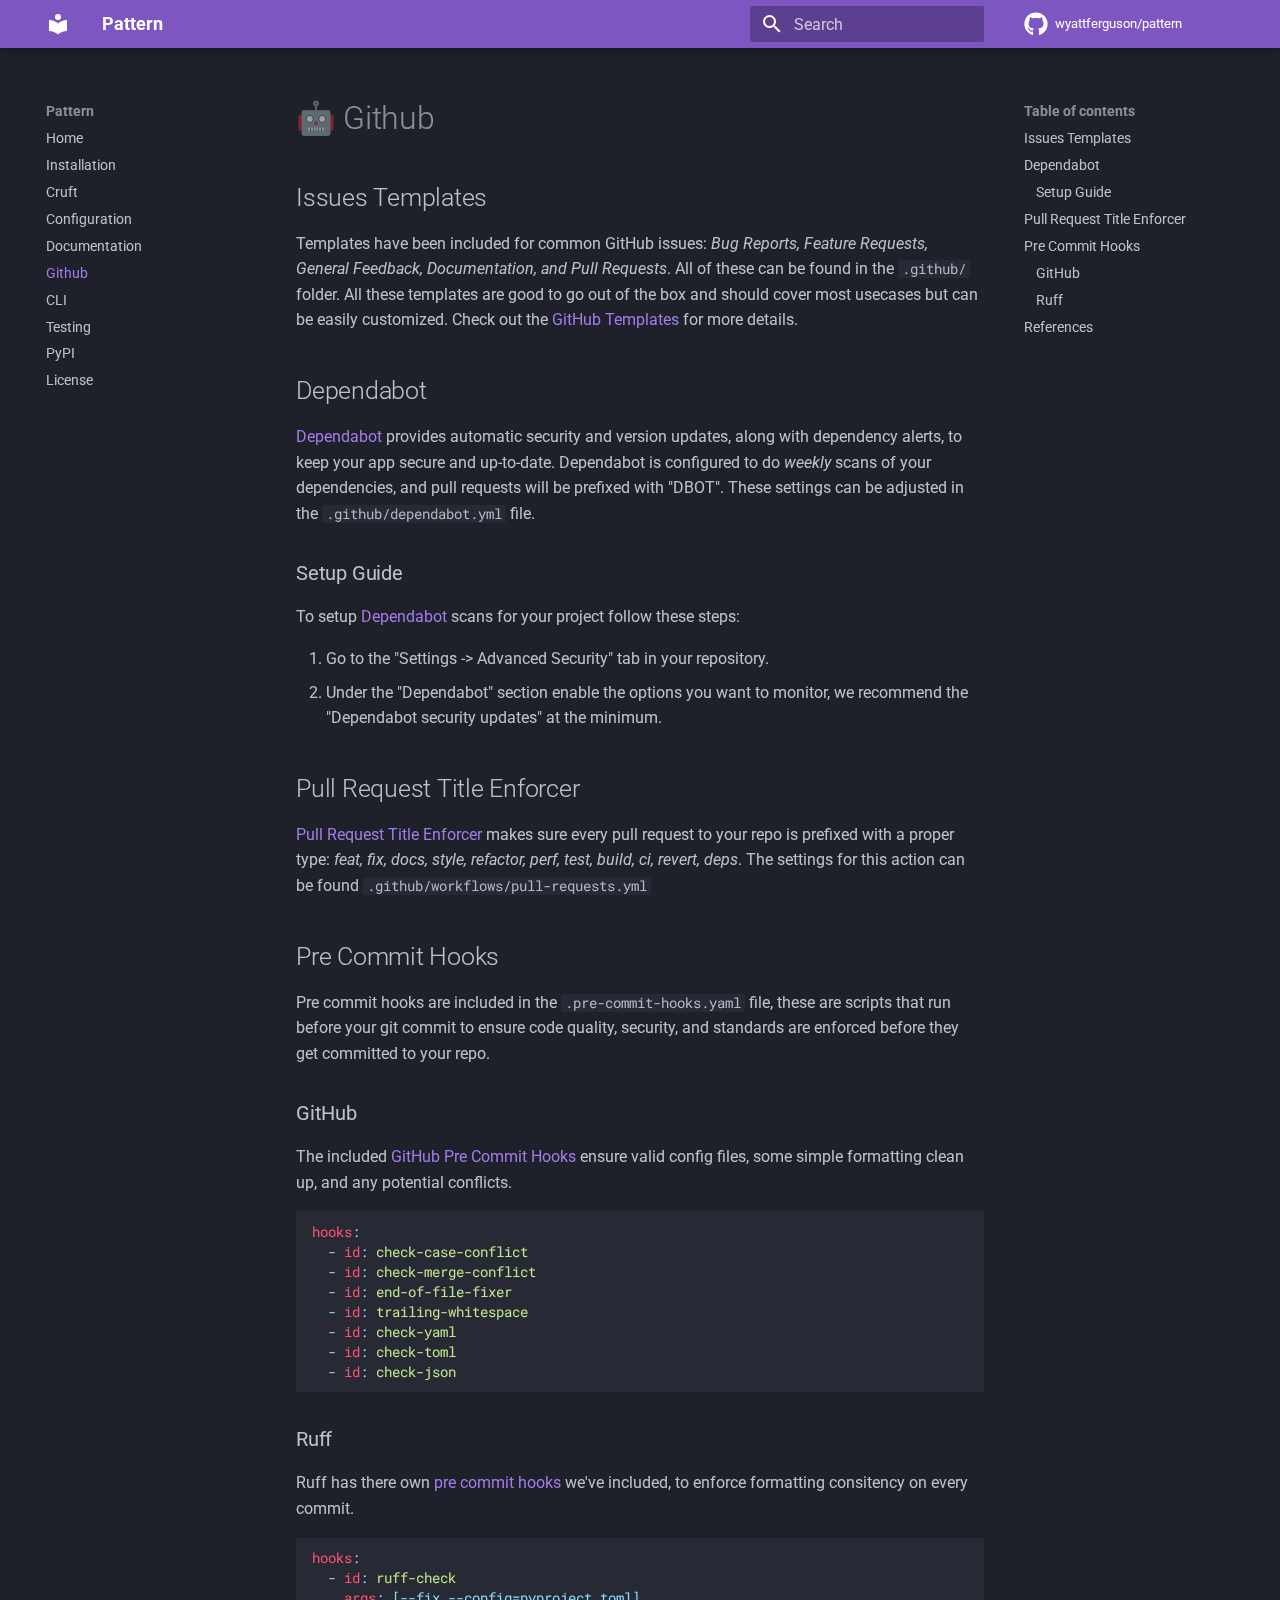
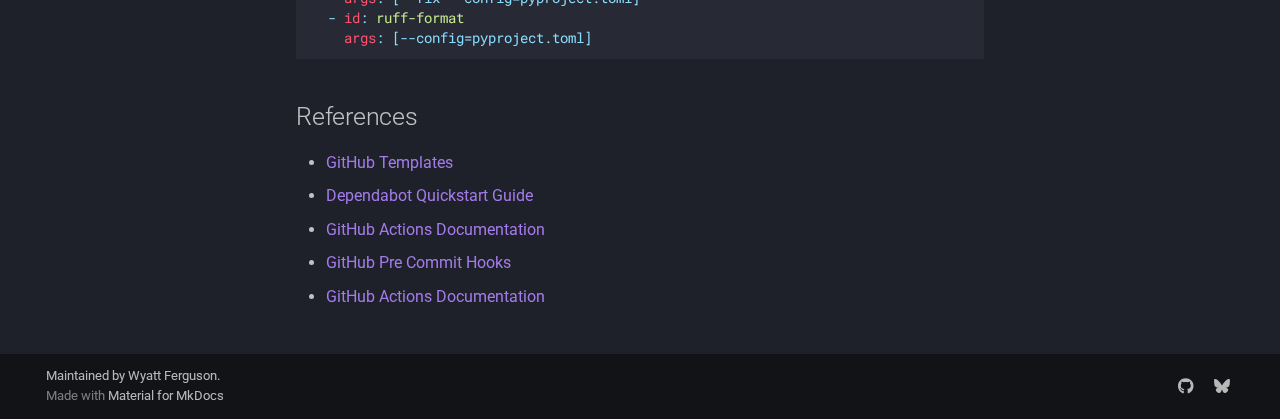
<file: github/index.html>
<!doctype html><html lang=en class=no-js> <head><meta charset=utf-8><meta name=viewport content="width=device-width,initial-scale=1"><meta name=description content="A modern, opinionated, cookiecutter template for your next Python project."><meta name=author content="Wyatt Ferguson"><link href=https://github.com/wyattferguson/pattern/github/ rel=canonical><link href=../documentation/ rel=prev><link href=../cli/ rel=next><link rel=icon href=../assets/images/favicon.png><meta name=generator content="mkdocs-1.6.1, mkdocs-material-9.6.14"><title>Github - Pattern</title><link rel=stylesheet href=../assets/stylesheets/main.342714a4.min.css><link rel=stylesheet href=../assets/stylesheets/palette.06af60db.min.css><style>:root{--md-admonition-icon--note:url('data:image/svg+xml;charset=utf-8,%3Csvg%20xmlns%3D%22http%3A//www.w3.org/2000/svg%22%20viewBox%3D%220%200%2016%2016%22%3E%3Cpath%20d%3D%22M1%207.775V2.75C1%201.784%201.784%201%202.75%201h5.025c.464%200%20.91.184%201.238.513l6.25%206.25a1.75%201.75%200%200%201%200%202.474l-5.026%205.026a1.75%201.75%200%200%201-2.474%200l-6.25-6.25A1.75%201.75%200%200%201%201%207.775m1.5%200c0%20.066.026.13.073.177l6.25%206.25a.25.25%200%200%200%20.354%200l5.025-5.025a.25.25%200%200%200%200-.354l-6.25-6.25a.25.25%200%200%200-.177-.073H2.75a.25.25%200%200%200-.25.25ZM6%205a1%201%200%201%201%200%202%201%201%200%200%201%200-2%22/%3E%3C/svg%3E');}</style><link rel=preconnect href=https://fonts.gstatic.com crossorigin><link rel=stylesheet href="https://fonts.googleapis.com/css?family=Roboto:300,300i,400,400i,700,700i%7CRoboto+Mono:400,400i,700,700i&display=fallback"><style>:root{--md-text-font:"Roboto";--md-code-font:"Roboto Mono"}</style><link rel=stylesheet href=../css/extras.css><script>__md_scope=new URL("..",location),__md_hash=e=>[...e].reduce(((e,_)=>(e<<5)-e+_.charCodeAt(0)),0),__md_get=(e,_=localStorage,t=__md_scope)=>JSON.parse(_.getItem(t.pathname+"."+e)),__md_set=(e,_,t=localStorage,a=__md_scope)=>{try{t.setItem(a.pathname+"."+e,JSON.stringify(_))}catch(e){}}</script></head> <body dir=ltr data-md-color-scheme=slate data-md-color-primary=deep-purple data-md-color-accent=purple> <input class=md-toggle data-md-toggle=drawer type=checkbox id=__drawer autocomplete=off> <input class=md-toggle data-md-toggle=search type=checkbox id=__search autocomplete=off> <label class=md-overlay for=__drawer></label> <div data-md-component=skip> <a href=#github class=md-skip> Skip to content </a> </div> <div data-md-component=announce> </div> <header class="md-header md-header--shadow" data-md-component=header> <nav class="md-header__inner md-grid" aria-label=Header> <a href=.. title=Pattern class="md-header__button md-logo" aria-label=Pattern data-md-component=logo> <svg xmlns=http://www.w3.org/2000/svg viewbox="0 0 24 24"><path d="M12 8a3 3 0 0 0 3-3 3 3 0 0 0-3-3 3 3 0 0 0-3 3 3 3 0 0 0 3 3m0 3.54C9.64 9.35 6.5 8 3 8v11c3.5 0 6.64 1.35 9 3.54 2.36-2.19 5.5-3.54 9-3.54V8c-3.5 0-6.64 1.35-9 3.54"/></svg> </a> <label class="md-header__button md-icon" for=__drawer> <svg xmlns=http://www.w3.org/2000/svg viewbox="0 0 24 24"><path d="M3 6h18v2H3zm0 5h18v2H3zm0 5h18v2H3z"/></svg> </label> <div class=md-header__title data-md-component=header-title> <div class=md-header__ellipsis> <div class=md-header__topic> <span class=md-ellipsis> Pattern </span> </div> <div class=md-header__topic data-md-component=header-topic> <span class=md-ellipsis> Github </span> </div> </div> </div> <label class="md-header__button md-icon" for=__search> <svg xmlns=http://www.w3.org/2000/svg viewbox="0 0 24 24"><path d="M9.5 3A6.5 6.5 0 0 1 16 9.5c0 1.61-.59 3.09-1.56 4.23l.27.27h.79l5 5-1.5 1.5-5-5v-.79l-.27-.27A6.52 6.52 0 0 1 9.5 16 6.5 6.5 0 0 1 3 9.5 6.5 6.5 0 0 1 9.5 3m0 2C7 5 5 7 5 9.5S7 14 9.5 14 14 12 14 9.5 12 5 9.5 5"/></svg> </label> <div class=md-search data-md-component=search role=dialog> <label class=md-search__overlay for=__search></label> <div class=md-search__inner role=search> <form class=md-search__form name=search> <input type=text class=md-search__input name=query aria-label=Search placeholder=Search autocapitalize=off autocorrect=off autocomplete=off spellcheck=false data-md-component=search-query required> <label class="md-search__icon md-icon" for=__search> <svg xmlns=http://www.w3.org/2000/svg viewbox="0 0 24 24"><path d="M9.5 3A6.5 6.5 0 0 1 16 9.5c0 1.61-.59 3.09-1.56 4.23l.27.27h.79l5 5-1.5 1.5-5-5v-.79l-.27-.27A6.52 6.52 0 0 1 9.5 16 6.5 6.5 0 0 1 3 9.5 6.5 6.5 0 0 1 9.5 3m0 2C7 5 5 7 5 9.5S7 14 9.5 14 14 12 14 9.5 12 5 9.5 5"/></svg> <svg xmlns=http://www.w3.org/2000/svg viewbox="0 0 24 24"><path d="M20 11v2H8l5.5 5.5-1.42 1.42L4.16 12l7.92-7.92L13.5 5.5 8 11z"/></svg> </label> <nav class=md-search__options aria-label=Search> <button type=reset class="md-search__icon md-icon" title=Clear aria-label=Clear tabindex=-1> <svg xmlns=http://www.w3.org/2000/svg viewbox="0 0 24 24"><path d="M19 6.41 17.59 5 12 10.59 6.41 5 5 6.41 10.59 12 5 17.59 6.41 19 12 13.41 17.59 19 19 17.59 13.41 12z"/></svg> </button> </nav> </form> <div class=md-search__output> <div class=md-search__scrollwrap tabindex=0 data-md-scrollfix> <div class=md-search-result data-md-component=search-result> <div class=md-search-result__meta> Initializing search </div> <ol class=md-search-result__list role=presentation></ol> </div> </div> </div> </div> </div> <div class=md-header__source> <a href=https://github.com/wyattferguson/pattern title="Go to repository" class=md-source data-md-component=source> <div class="md-source__icon md-icon"> <svg xmlns=http://www.w3.org/2000/svg viewbox="0 0 496 512"><!-- Font Awesome Free 6.7.2 by @fontawesome - https://fontawesome.com License - https://fontawesome.com/license/free (Icons: CC BY 4.0, Fonts: SIL OFL 1.1, Code: MIT License) Copyright 2024 Fonticons, Inc.--><path d="M165.9 397.4c0 2-2.3 3.6-5.2 3.6-3.3.3-5.6-1.3-5.6-3.6 0-2 2.3-3.6 5.2-3.6 3-.3 5.6 1.3 5.6 3.6m-31.1-4.5c-.7 2 1.3 4.3 4.3 4.9 2.6 1 5.6 0 6.2-2s-1.3-4.3-4.3-5.2c-2.6-.7-5.5.3-6.2 2.3m44.2-1.7c-2.9.7-4.9 2.6-4.6 4.9.3 2 2.9 3.3 5.9 2.6 2.9-.7 4.9-2.6 4.6-4.6-.3-1.9-3-3.2-5.9-2.9M244.8 8C106.1 8 0 113.3 0 252c0 110.9 69.8 205.8 169.5 239.2 12.8 2.3 17.3-5.6 17.3-12.1 0-6.2-.3-40.4-.3-61.4 0 0-70 15-84.7-29.8 0 0-11.4-29.1-27.8-36.6 0 0-22.9-15.7 1.6-15.4 0 0 24.9 2 38.6 25.8 21.9 38.6 58.6 27.5 72.9 20.9 2.3-16 8.8-27.1 16-33.7-55.9-6.2-112.3-14.3-112.3-110.5 0-27.5 7.6-41.3 23.6-58.9-2.6-6.5-11.1-33.3 2.6-67.9 20.9-6.5 69 27 69 27 20-5.6 41.5-8.5 62.8-8.5s42.8 2.9 62.8 8.5c0 0 48.1-33.6 69-27 13.7 34.7 5.2 61.4 2.6 67.9 16 17.7 25.8 31.5 25.8 58.9 0 96.5-58.9 104.2-114.8 110.5 9.2 7.9 17 22.9 17 46.4 0 33.7-.3 75.4-.3 83.6 0 6.5 4.6 14.4 17.3 12.1C428.2 457.8 496 362.9 496 252 496 113.3 383.5 8 244.8 8M97.2 352.9c-1.3 1-1 3.3.7 5.2 1.6 1.6 3.9 2.3 5.2 1 1.3-1 1-3.3-.7-5.2-1.6-1.6-3.9-2.3-5.2-1m-10.8-8.1c-.7 1.3.3 2.9 2.3 3.9 1.6 1 3.6.7 4.3-.7.7-1.3-.3-2.9-2.3-3.9-2-.6-3.6-.3-4.3.7m32.4 35.6c-1.6 1.3-1 4.3 1.3 6.2 2.3 2.3 5.2 2.6 6.5 1 1.3-1.3.7-4.3-1.3-6.2-2.2-2.3-5.2-2.6-6.5-1m-11.4-14.7c-1.6 1-1.6 3.6 0 5.9s4.3 3.3 5.6 2.3c1.6-1.3 1.6-3.9 0-6.2-1.4-2.3-4-3.3-5.6-2"/></svg> </div> <div class=md-source__repository> wyattferguson/pattern </div> </a> </div> </nav> </header> <div class=md-container data-md-component=container> <main class=md-main data-md-component=main> <div class="md-main__inner md-grid"> <div class="md-sidebar md-sidebar--primary" data-md-component=sidebar data-md-type=navigation> <div class=md-sidebar__scrollwrap> <div class=md-sidebar__inner> <nav class="md-nav md-nav--primary" aria-label=Navigation data-md-level=0> <label class=md-nav__title for=__drawer> <a href=.. title=Pattern class="md-nav__button md-logo" aria-label=Pattern data-md-component=logo> <svg xmlns=http://www.w3.org/2000/svg viewbox="0 0 24 24"><path d="M12 8a3 3 0 0 0 3-3 3 3 0 0 0-3-3 3 3 0 0 0-3 3 3 3 0 0 0 3 3m0 3.54C9.64 9.35 6.5 8 3 8v11c3.5 0 6.64 1.35 9 3.54 2.36-2.19 5.5-3.54 9-3.54V8c-3.5 0-6.64 1.35-9 3.54"/></svg> </a> Pattern </label> <div class=md-nav__source> <a href=https://github.com/wyattferguson/pattern title="Go to repository" class=md-source data-md-component=source> <div class="md-source__icon md-icon"> <svg xmlns=http://www.w3.org/2000/svg viewbox="0 0 496 512"><!-- Font Awesome Free 6.7.2 by @fontawesome - https://fontawesome.com License - https://fontawesome.com/license/free (Icons: CC BY 4.0, Fonts: SIL OFL 1.1, Code: MIT License) Copyright 2024 Fonticons, Inc.--><path d="M165.9 397.4c0 2-2.3 3.6-5.2 3.6-3.3.3-5.6-1.3-5.6-3.6 0-2 2.3-3.6 5.2-3.6 3-.3 5.6 1.3 5.6 3.6m-31.1-4.5c-.7 2 1.3 4.3 4.3 4.9 2.6 1 5.6 0 6.2-2s-1.3-4.3-4.3-5.2c-2.6-.7-5.5.3-6.2 2.3m44.2-1.7c-2.9.7-4.9 2.6-4.6 4.9.3 2 2.9 3.3 5.9 2.6 2.9-.7 4.9-2.6 4.6-4.6-.3-1.9-3-3.2-5.9-2.9M244.8 8C106.1 8 0 113.3 0 252c0 110.9 69.8 205.8 169.5 239.2 12.8 2.3 17.3-5.6 17.3-12.1 0-6.2-.3-40.4-.3-61.4 0 0-70 15-84.7-29.8 0 0-11.4-29.1-27.8-36.6 0 0-22.9-15.7 1.6-15.4 0 0 24.9 2 38.6 25.8 21.9 38.6 58.6 27.5 72.9 20.9 2.3-16 8.8-27.1 16-33.7-55.9-6.2-112.3-14.3-112.3-110.5 0-27.5 7.6-41.3 23.6-58.9-2.6-6.5-11.1-33.3 2.6-67.9 20.9-6.5 69 27 69 27 20-5.6 41.5-8.5 62.8-8.5s42.8 2.9 62.8 8.5c0 0 48.1-33.6 69-27 13.7 34.7 5.2 61.4 2.6 67.9 16 17.7 25.8 31.5 25.8 58.9 0 96.5-58.9 104.2-114.8 110.5 9.2 7.9 17 22.9 17 46.4 0 33.7-.3 75.4-.3 83.6 0 6.5 4.6 14.4 17.3 12.1C428.2 457.8 496 362.9 496 252 496 113.3 383.5 8 244.8 8M97.2 352.9c-1.3 1-1 3.3.7 5.2 1.6 1.6 3.9 2.3 5.2 1 1.3-1 1-3.3-.7-5.2-1.6-1.6-3.9-2.3-5.2-1m-10.8-8.1c-.7 1.3.3 2.9 2.3 3.9 1.6 1 3.6.7 4.3-.7.7-1.3-.3-2.9-2.3-3.9-2-.6-3.6-.3-4.3.7m32.4 35.6c-1.6 1.3-1 4.3 1.3 6.2 2.3 2.3 5.2 2.6 6.5 1 1.3-1.3.7-4.3-1.3-6.2-2.2-2.3-5.2-2.6-6.5-1m-11.4-14.7c-1.6 1-1.6 3.6 0 5.9s4.3 3.3 5.6 2.3c1.6-1.3 1.6-3.9 0-6.2-1.4-2.3-4-3.3-5.6-2"/></svg> </div> <div class=md-source__repository> wyattferguson/pattern </div> </a> </div> <ul class=md-nav__list data-md-scrollfix> <li class=md-nav__item> <a href=.. class=md-nav__link> <span class=md-ellipsis> Home </span> </a> </li> <li class=md-nav__item> <a href=../installation/ class=md-nav__link> <span class=md-ellipsis> Installation </span> </a> </li> <li class=md-nav__item> <a href=../cruft/ class=md-nav__link> <span class=md-ellipsis> Cruft </span> </a> </li> <li class=md-nav__item> <a href=../configuration/ class=md-nav__link> <span class=md-ellipsis> Configuration </span> </a> </li> <li class=md-nav__item> <a href=../documentation/ class=md-nav__link> <span class=md-ellipsis> Documentation </span> </a> </li> <li class="md-nav__item md-nav__item--active"> <input class="md-nav__toggle md-toggle" type=checkbox id=__toc> <label class="md-nav__link md-nav__link--active" for=__toc> <span class=md-ellipsis> Github </span> <span class="md-nav__icon md-icon"></span> </label> <a href=./ class="md-nav__link md-nav__link--active"> <span class=md-ellipsis> Github </span> </a> <nav class="md-nav md-nav--secondary" aria-label="Table of contents"> <label class=md-nav__title for=__toc> <span class="md-nav__icon md-icon"></span> Table of contents </label> <ul class=md-nav__list data-md-component=toc data-md-scrollfix> <li class=md-nav__item> <a href=#issues-templates class=md-nav__link> <span class=md-ellipsis> Issues Templates </span> </a> </li> <li class=md-nav__item> <a href=#dependabot class=md-nav__link> <span class=md-ellipsis> Dependabot </span> </a> <nav class=md-nav aria-label=Dependabot> <ul class=md-nav__list> <li class=md-nav__item> <a href=#setup-guide class=md-nav__link> <span class=md-ellipsis> Setup Guide </span> </a> </li> </ul> </nav> </li> <li class=md-nav__item> <a href=#pull-request-title-enforcer class=md-nav__link> <span class=md-ellipsis> Pull Request Title Enforcer </span> </a> </li> <li class=md-nav__item> <a href=#pre-commit-hooks class=md-nav__link> <span class=md-ellipsis> Pre Commit Hooks </span> </a> <nav class=md-nav aria-label="Pre Commit Hooks"> <ul class=md-nav__list> <li class=md-nav__item> <a href=#github_1 class=md-nav__link> <span class=md-ellipsis> GitHub </span> </a> </li> <li class=md-nav__item> <a href=#ruff class=md-nav__link> <span class=md-ellipsis> Ruff </span> </a> </li> </ul> </nav> </li> <li class=md-nav__item> <a href=#references class=md-nav__link> <span class=md-ellipsis> References </span> </a> </li> </ul> </nav> </li> <li class=md-nav__item> <a href=../cli/ class=md-nav__link> <span class=md-ellipsis> CLI </span> </a> </li> <li class=md-nav__item> <a href=../testing/ class=md-nav__link> <span class=md-ellipsis> Testing </span> </a> </li> <li class=md-nav__item> <a href=../pypi/ class=md-nav__link> <span class=md-ellipsis> PyPI </span> </a> </li> <li class=md-nav__item> <a href=../license/ class=md-nav__link> <span class=md-ellipsis> License </span> </a> </li> </ul> </nav> </div> </div> </div> <div class="md-sidebar md-sidebar--secondary" data-md-component=sidebar data-md-type=toc> <div class=md-sidebar__scrollwrap> <div class=md-sidebar__inner> <nav class="md-nav md-nav--secondary" aria-label="Table of contents"> <label class=md-nav__title for=__toc> <span class="md-nav__icon md-icon"></span> Table of contents </label> <ul class=md-nav__list data-md-component=toc data-md-scrollfix> <li class=md-nav__item> <a href=#issues-templates class=md-nav__link> <span class=md-ellipsis> Issues Templates </span> </a> </li> <li class=md-nav__item> <a href=#dependabot class=md-nav__link> <span class=md-ellipsis> Dependabot </span> </a> <nav class=md-nav aria-label=Dependabot> <ul class=md-nav__list> <li class=md-nav__item> <a href=#setup-guide class=md-nav__link> <span class=md-ellipsis> Setup Guide </span> </a> </li> </ul> </nav> </li> <li class=md-nav__item> <a href=#pull-request-title-enforcer class=md-nav__link> <span class=md-ellipsis> Pull Request Title Enforcer </span> </a> </li> <li class=md-nav__item> <a href=#pre-commit-hooks class=md-nav__link> <span class=md-ellipsis> Pre Commit Hooks </span> </a> <nav class=md-nav aria-label="Pre Commit Hooks"> <ul class=md-nav__list> <li class=md-nav__item> <a href=#github_1 class=md-nav__link> <span class=md-ellipsis> GitHub </span> </a> </li> <li class=md-nav__item> <a href=#ruff class=md-nav__link> <span class=md-ellipsis> Ruff </span> </a> </li> </ul> </nav> </li> <li class=md-nav__item> <a href=#references class=md-nav__link> <span class=md-ellipsis> References </span> </a> </li> </ul> </nav> </div> </div> </div> <div class=md-content data-md-component=content> <article class="md-content__inner md-typeset"> <h1 id=github>🤖 Github</h1> <h2 id=issues-templates>Issues Templates</h2> <p>Templates have been included for common GitHub issues: <em>Bug Reports, Feature Requests, General Feedback, Documentation, and Pull Requests</em>. All of these can be found in the <code>.github/</code> folder. All these templates are good to go out of the box and should cover most usecases but can be easily customized. Check out the <a href=https://docs.github.com/en/communities/using-templates-to-encourage-useful-issues-and-pull-requests>GitHub Templates</a> for more details.</p> <h2 id=dependabot>Dependabot</h2> <p><a href=https://docs.github.com/en/code-security/getting-started/dependabot-quickstart-guide>Dependabot</a> provides automatic security and version updates, along with dependency alerts, to keep your app secure and up-to-date. Dependabot is configured to do <em>weekly</em> scans of your dependencies, and pull requests will be prefixed with "DBOT". These settings can be adjusted in the <code>.github/dependabot.yml</code> file.</p> <h3 id=setup-guide>Setup Guide</h3> <p>To setup <a href=https://docs.github.com/en/code-security/getting-started/dependabot-quickstart-guide>Dependabot</a> scans for your project follow these steps:</p> <ol> <li>Go to the "Settings -&gt; Advanced Security" tab in your repository.</li> <li>Under the "Dependabot" section enable the options you want to monitor, we recommend the "Dependabot security updates" at the minimum.</li> </ol> <h2 id=pull-request-title-enforcer>Pull Request Title Enforcer</h2> <p><a href=https://github.com/marketplace/actions/pull-request-title-naming-rules>Pull Request Title Enforcer</a> makes sure every pull request to your repo is prefixed with a proper type: <em>feat, fix, docs, style, refactor, perf, test, build, ci, revert, deps</em>. The settings for this action can be found <code>.github/workflows/pull-requests.yml</code></p> <h2 id=pre-commit-hooks>Pre Commit Hooks</h2> <p>Pre commit hooks are included in the <code>.pre-commit-hooks.yaml</code> file, these are scripts that run before your git commit to ensure code quality, security, and standards are enforced before they get committed to your repo.</p> <h3 id=github_1>GitHub</h3> <p>The included <a href=https://github.com/pre-commit/pre-commit-hooks>GitHub Pre Commit Hooks</a> ensure valid config files, some simple formatting clean up, and any potential conflicts.</p> <div class=highlight style="background: #263238"><pre style="line-height: 125%;"><span></span><code><span style="color: #FF5370">hooks</span><span style="color: #89DDFF">:</span>
<span style="color: #EFF">  </span><span style="color: #89DDFF">-</span><span style="color: #EFF"> </span><span style="color: #FF5370">id</span><span style="color: #89DDFF">:</span><span style="color: #EFF"> </span><span style="color: #C3E88D">check-case-conflict</span>
<span style="color: #EFF">  </span><span style="color: #89DDFF">-</span><span style="color: #EFF"> </span><span style="color: #FF5370">id</span><span style="color: #89DDFF">:</span><span style="color: #EFF"> </span><span style="color: #C3E88D">check-merge-conflict</span>
<span style="color: #EFF">  </span><span style="color: #89DDFF">-</span><span style="color: #EFF"> </span><span style="color: #FF5370">id</span><span style="color: #89DDFF">:</span><span style="color: #EFF"> </span><span style="color: #C3E88D">end-of-file-fixer</span>
<span style="color: #EFF">  </span><span style="color: #89DDFF">-</span><span style="color: #EFF"> </span><span style="color: #FF5370">id</span><span style="color: #89DDFF">:</span><span style="color: #EFF"> </span><span style="color: #C3E88D">trailing-whitespace</span>
<span style="color: #EFF">  </span><span style="color: #89DDFF">-</span><span style="color: #EFF"> </span><span style="color: #FF5370">id</span><span style="color: #89DDFF">:</span><span style="color: #EFF"> </span><span style="color: #C3E88D">check-yaml</span>
<span style="color: #EFF">  </span><span style="color: #89DDFF">-</span><span style="color: #EFF"> </span><span style="color: #FF5370">id</span><span style="color: #89DDFF">:</span><span style="color: #EFF"> </span><span style="color: #C3E88D">check-toml</span>
<span style="color: #EFF">  </span><span style="color: #89DDFF">-</span><span style="color: #EFF"> </span><span style="color: #FF5370">id</span><span style="color: #89DDFF">:</span><span style="color: #EFF"> </span><span style="color: #C3E88D">check-json</span>
</code></pre></div> <h3 id=ruff>Ruff</h3> <p>Ruff has there own <a href=https://github.com/astral-sh/ruff-pre-commit>pre commit hooks</a> we've included, to enforce formatting consitency on every commit.</p> <div class=highlight style="background: #263238"><pre style="line-height: 125%;"><span></span><code><span style="color: #FF5370">hooks</span><span style="color: #89DDFF">:</span>
<span style="color: #EFF">  </span><span style="color: #89DDFF">-</span><span style="color: #EFF"> </span><span style="color: #FF5370">id</span><span style="color: #89DDFF">:</span><span style="color: #EFF"> </span><span style="color: #C3E88D">ruff-check</span>
<span style="color: #EFF">    </span><span style="color: #FF5370">args</span><span style="color: #89DDFF">:</span><span style="color: #EFF"> </span><span style="color: #89DDFF">[--fix --config=pyproject.toml]</span>
<span style="color: #EFF">  </span><span style="color: #89DDFF">-</span><span style="color: #EFF"> </span><span style="color: #FF5370">id</span><span style="color: #89DDFF">:</span><span style="color: #EFF"> </span><span style="color: #C3E88D">ruff-format</span>
<span style="color: #EFF">    </span><span style="color: #FF5370">args</span><span style="color: #89DDFF">:</span><span style="color: #EFF"> </span><span style="color: #89DDFF">[--config=pyproject.toml]</span>
</code></pre></div> <h2 id=references>References</h2> <ul> <li><a href=https://docs.github.com/en/communities/using-templates-to-encourage-useful-issues-and-pull-requests>GitHub Templates</a></li> <li><a href=https://docs.github.com/en/code-security/getting-started/dependabot-quickstart-guide>Dependabot Quickstart Guide</a></li> <li><a href=https://docs.github.com/en/actions>GitHub Actions Documentation</a></li> <li><a href=https://github.com/pre-commit/pre-commit-hooks>GitHub Pre Commit Hooks</a></li> <li><a href=https://docs.github.com/en/actions>GitHub Actions Documentation</a></li> </ul> </article> </div> <script>var target=document.getElementById(location.hash.slice(1));target&&target.name&&(target.checked=target.name.startsWith("__tabbed_"))</script> </div> </main> <footer class=md-footer> <div class="md-footer-meta md-typeset"> <div class="md-footer-meta__inner md-grid"> <div class=md-copyright> <div class=md-copyright__highlight> Maintained by <a href=https://github.com/wyattferguson>Wyatt Ferguson</a>. </div> Made with <a href=https://squidfunk.github.io/mkdocs-material/ target=_blank rel=noopener> Material for MkDocs </a> </div> <div class=md-social> <a href=https://github.com/wyattferguson/pattern target=_blank rel=noopener title=github.com class=md-social__link> <svg xmlns=http://www.w3.org/2000/svg viewbox="0 0 496 512"><!-- Font Awesome Free 6.7.2 by @fontawesome - https://fontawesome.com License - https://fontawesome.com/license/free (Icons: CC BY 4.0, Fonts: SIL OFL 1.1, Code: MIT License) Copyright 2024 Fonticons, Inc.--><path d="M165.9 397.4c0 2-2.3 3.6-5.2 3.6-3.3.3-5.6-1.3-5.6-3.6 0-2 2.3-3.6 5.2-3.6 3-.3 5.6 1.3 5.6 3.6m-31.1-4.5c-.7 2 1.3 4.3 4.3 4.9 2.6 1 5.6 0 6.2-2s-1.3-4.3-4.3-5.2c-2.6-.7-5.5.3-6.2 2.3m44.2-1.7c-2.9.7-4.9 2.6-4.6 4.9.3 2 2.9 3.3 5.9 2.6 2.9-.7 4.9-2.6 4.6-4.6-.3-1.9-3-3.2-5.9-2.9M244.8 8C106.1 8 0 113.3 0 252c0 110.9 69.8 205.8 169.5 239.2 12.8 2.3 17.3-5.6 17.3-12.1 0-6.2-.3-40.4-.3-61.4 0 0-70 15-84.7-29.8 0 0-11.4-29.1-27.8-36.6 0 0-22.9-15.7 1.6-15.4 0 0 24.9 2 38.6 25.8 21.9 38.6 58.6 27.5 72.9 20.9 2.3-16 8.8-27.1 16-33.7-55.9-6.2-112.3-14.3-112.3-110.5 0-27.5 7.6-41.3 23.6-58.9-2.6-6.5-11.1-33.3 2.6-67.9 20.9-6.5 69 27 69 27 20-5.6 41.5-8.5 62.8-8.5s42.8 2.9 62.8 8.5c0 0 48.1-33.6 69-27 13.7 34.7 5.2 61.4 2.6 67.9 16 17.7 25.8 31.5 25.8 58.9 0 96.5-58.9 104.2-114.8 110.5 9.2 7.9 17 22.9 17 46.4 0 33.7-.3 75.4-.3 83.6 0 6.5 4.6 14.4 17.3 12.1C428.2 457.8 496 362.9 496 252 496 113.3 383.5 8 244.8 8M97.2 352.9c-1.3 1-1 3.3.7 5.2 1.6 1.6 3.9 2.3 5.2 1 1.3-1 1-3.3-.7-5.2-1.6-1.6-3.9-2.3-5.2-1m-10.8-8.1c-.7 1.3.3 2.9 2.3 3.9 1.6 1 3.6.7 4.3-.7.7-1.3-.3-2.9-2.3-3.9-2-.6-3.6-.3-4.3.7m32.4 35.6c-1.6 1.3-1 4.3 1.3 6.2 2.3 2.3 5.2 2.6 6.5 1 1.3-1.3.7-4.3-1.3-6.2-2.2-2.3-5.2-2.6-6.5-1m-11.4-14.7c-1.6 1-1.6 3.6 0 5.9s4.3 3.3 5.6 2.3c1.6-1.3 1.6-3.9 0-6.2-1.4-2.3-4-3.3-5.6-2"/></svg> </a> <a href=https://wyattf.bsky.social/ target=_blank rel=noopener title=wyattf.bsky.social class=md-social__link> <svg xmlns=http://www.w3.org/2000/svg viewbox="0 0 512 512"><!-- Font Awesome Free 6.7.2 by @fontawesome - https://fontawesome.com License - https://fontawesome.com/license/free (Icons: CC BY 4.0, Fonts: SIL OFL 1.1, Code: MIT License) Copyright 2024 Fonticons, Inc.--><path d="M111.8 62.2C170.2 105.9 233 194.7 256 242.4c23-47.6 85.8-136.4 144.2-180.2 42.1-31.6 110.3-56 110.3 21.8 0 15.5-8.9 130.5-14.1 149.2-18.2 64.8-84.4 81.4-143.3 71.3C456 322 482.2 380 425.6 438c-107.4 110.2-154.3-27.6-166.3-62.9-1.7-4.9-2.6-7.8-3.3-7.8s-1.6 3-3.3 7.8c-12 35.3-59 173.1-166.3 62.9-56.5-58-30.4-116 72.5-133.5C100 314.6 33.8 298 15.7 233.1 10.4 214.4 1.5 99.4 1.5 83.9c0-77.8 68.2-53.4 110.3-21.8z"/></svg> </a> </div> </div> </div> </footer> </div> <div class=md-dialog data-md-component=dialog> <div class="md-dialog__inner md-typeset"></div> </div> <script id=__config type=application/json>{"base": "..", "features": [], "search": "../assets/javascripts/workers/search.d50fe291.min.js", "tags": null, "translations": {"clipboard.copied": "Copied to clipboard", "clipboard.copy": "Copy to clipboard", "search.result.more.one": "1 more on this page", "search.result.more.other": "# more on this page", "search.result.none": "No matching documents", "search.result.one": "1 matching document", "search.result.other": "# matching documents", "search.result.placeholder": "Type to start searching", "search.result.term.missing": "Missing", "select.version": "Select version"}, "version": null}</script> <script src=../assets/javascripts/bundle.13a4f30d.min.js></script> </body> </html>
</file>
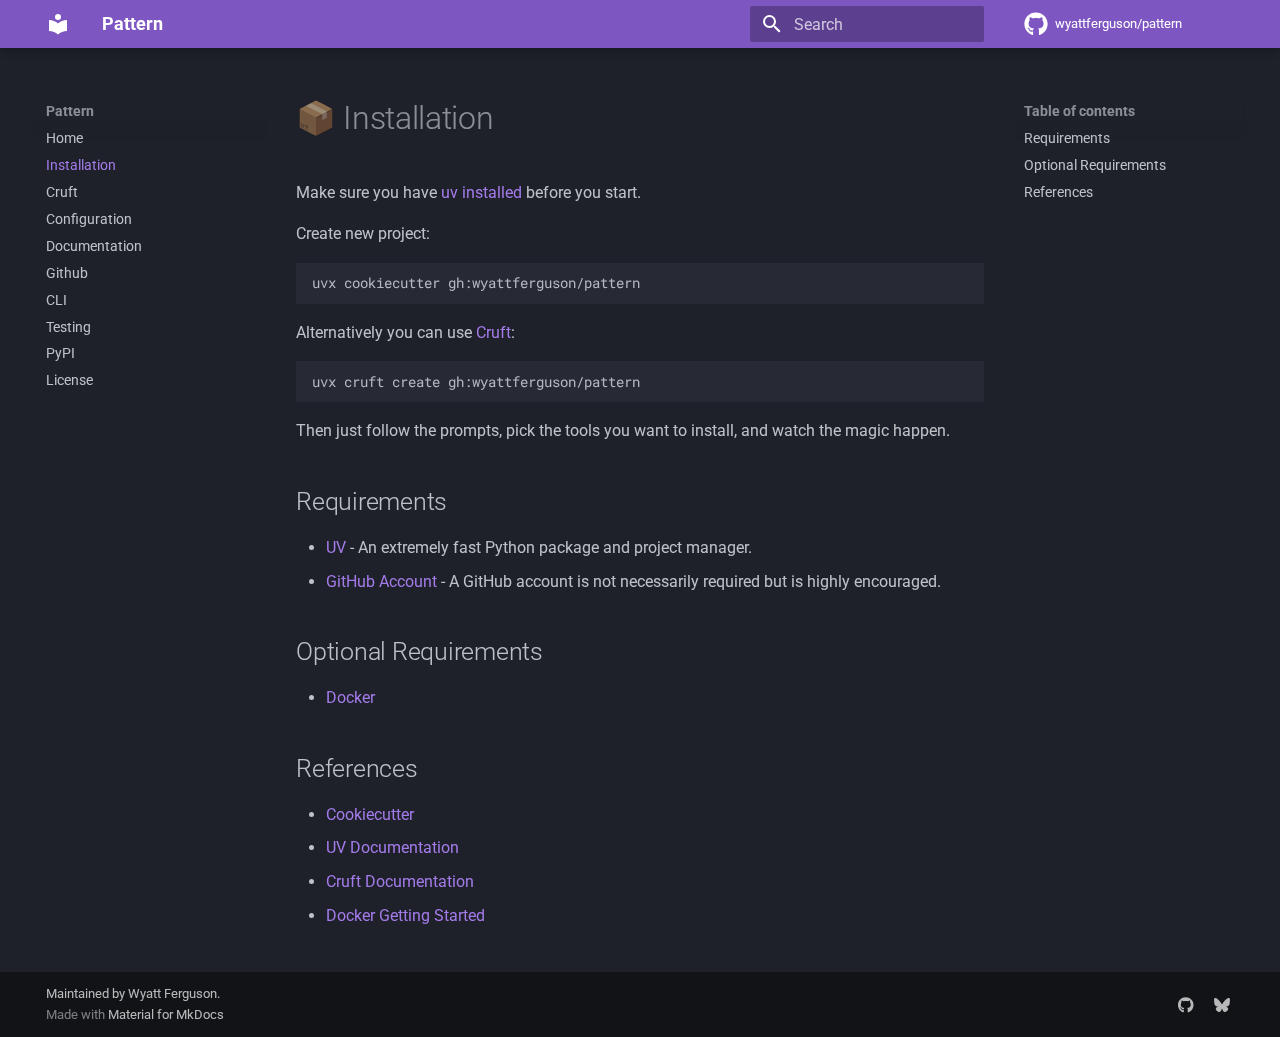
<file: installation/index.html>
<!doctype html><html lang=en class=no-js> <head><meta charset=utf-8><meta name=viewport content="width=device-width,initial-scale=1"><meta name=description content="A modern, opinionated, cookiecutter template for your next Python project."><meta name=author content="Wyatt Ferguson"><link href=https://github.com/wyattferguson/pattern/installation/ rel=canonical><link rel=prev href=..><link href=../cruft/ rel=next><link rel=icon href=../assets/images/favicon.png><meta name=generator content="mkdocs-1.6.1, mkdocs-material-9.6.14"><title>Installation - Pattern</title><link rel=stylesheet href=../assets/stylesheets/main.342714a4.min.css><link rel=stylesheet href=../assets/stylesheets/palette.06af60db.min.css><style>:root{--md-admonition-icon--note:url('data:image/svg+xml;charset=utf-8,%3Csvg%20xmlns%3D%22http%3A//www.w3.org/2000/svg%22%20viewBox%3D%220%200%2016%2016%22%3E%3Cpath%20d%3D%22M1%207.775V2.75C1%201.784%201.784%201%202.75%201h5.025c.464%200%20.91.184%201.238.513l6.25%206.25a1.75%201.75%200%200%201%200%202.474l-5.026%205.026a1.75%201.75%200%200%201-2.474%200l-6.25-6.25A1.75%201.75%200%200%201%201%207.775m1.5%200c0%20.066.026.13.073.177l6.25%206.25a.25.25%200%200%200%20.354%200l5.025-5.025a.25.25%200%200%200%200-.354l-6.25-6.25a.25.25%200%200%200-.177-.073H2.75a.25.25%200%200%200-.25.25ZM6%205a1%201%200%201%201%200%202%201%201%200%200%201%200-2%22/%3E%3C/svg%3E');}</style><link rel=preconnect href=https://fonts.gstatic.com crossorigin><link rel=stylesheet href="https://fonts.googleapis.com/css?family=Roboto:300,300i,400,400i,700,700i%7CRoboto+Mono:400,400i,700,700i&display=fallback"><style>:root{--md-text-font:"Roboto";--md-code-font:"Roboto Mono"}</style><link rel=stylesheet href=../css/extras.css><script>__md_scope=new URL("..",location),__md_hash=e=>[...e].reduce(((e,_)=>(e<<5)-e+_.charCodeAt(0)),0),__md_get=(e,_=localStorage,t=__md_scope)=>JSON.parse(_.getItem(t.pathname+"."+e)),__md_set=(e,_,t=localStorage,a=__md_scope)=>{try{t.setItem(a.pathname+"."+e,JSON.stringify(_))}catch(e){}}</script></head> <body dir=ltr data-md-color-scheme=slate data-md-color-primary=deep-purple data-md-color-accent=purple> <input class=md-toggle data-md-toggle=drawer type=checkbox id=__drawer autocomplete=off> <input class=md-toggle data-md-toggle=search type=checkbox id=__search autocomplete=off> <label class=md-overlay for=__drawer></label> <div data-md-component=skip> <a href=#installation class=md-skip> Skip to content </a> </div> <div data-md-component=announce> </div> <header class="md-header md-header--shadow" data-md-component=header> <nav class="md-header__inner md-grid" aria-label=Header> <a href=.. title=Pattern class="md-header__button md-logo" aria-label=Pattern data-md-component=logo> <svg xmlns=http://www.w3.org/2000/svg viewbox="0 0 24 24"><path d="M12 8a3 3 0 0 0 3-3 3 3 0 0 0-3-3 3 3 0 0 0-3 3 3 3 0 0 0 3 3m0 3.54C9.64 9.35 6.5 8 3 8v11c3.5 0 6.64 1.35 9 3.54 2.36-2.19 5.5-3.54 9-3.54V8c-3.5 0-6.64 1.35-9 3.54"/></svg> </a> <label class="md-header__button md-icon" for=__drawer> <svg xmlns=http://www.w3.org/2000/svg viewbox="0 0 24 24"><path d="M3 6h18v2H3zm0 5h18v2H3zm0 5h18v2H3z"/></svg> </label> <div class=md-header__title data-md-component=header-title> <div class=md-header__ellipsis> <div class=md-header__topic> <span class=md-ellipsis> Pattern </span> </div> <div class=md-header__topic data-md-component=header-topic> <span class=md-ellipsis> Installation </span> </div> </div> </div> <label class="md-header__button md-icon" for=__search> <svg xmlns=http://www.w3.org/2000/svg viewbox="0 0 24 24"><path d="M9.5 3A6.5 6.5 0 0 1 16 9.5c0 1.61-.59 3.09-1.56 4.23l.27.27h.79l5 5-1.5 1.5-5-5v-.79l-.27-.27A6.52 6.52 0 0 1 9.5 16 6.5 6.5 0 0 1 3 9.5 6.5 6.5 0 0 1 9.5 3m0 2C7 5 5 7 5 9.5S7 14 9.5 14 14 12 14 9.5 12 5 9.5 5"/></svg> </label> <div class=md-search data-md-component=search role=dialog> <label class=md-search__overlay for=__search></label> <div class=md-search__inner role=search> <form class=md-search__form name=search> <input type=text class=md-search__input name=query aria-label=Search placeholder=Search autocapitalize=off autocorrect=off autocomplete=off spellcheck=false data-md-component=search-query required> <label class="md-search__icon md-icon" for=__search> <svg xmlns=http://www.w3.org/2000/svg viewbox="0 0 24 24"><path d="M9.5 3A6.5 6.5 0 0 1 16 9.5c0 1.61-.59 3.09-1.56 4.23l.27.27h.79l5 5-1.5 1.5-5-5v-.79l-.27-.27A6.52 6.52 0 0 1 9.5 16 6.5 6.5 0 0 1 3 9.5 6.5 6.5 0 0 1 9.5 3m0 2C7 5 5 7 5 9.5S7 14 9.5 14 14 12 14 9.5 12 5 9.5 5"/></svg> <svg xmlns=http://www.w3.org/2000/svg viewbox="0 0 24 24"><path d="M20 11v2H8l5.5 5.5-1.42 1.42L4.16 12l7.92-7.92L13.5 5.5 8 11z"/></svg> </label> <nav class=md-search__options aria-label=Search> <button type=reset class="md-search__icon md-icon" title=Clear aria-label=Clear tabindex=-1> <svg xmlns=http://www.w3.org/2000/svg viewbox="0 0 24 24"><path d="M19 6.41 17.59 5 12 10.59 6.41 5 5 6.41 10.59 12 5 17.59 6.41 19 12 13.41 17.59 19 19 17.59 13.41 12z"/></svg> </button> </nav> </form> <div class=md-search__output> <div class=md-search__scrollwrap tabindex=0 data-md-scrollfix> <div class=md-search-result data-md-component=search-result> <div class=md-search-result__meta> Initializing search </div> <ol class=md-search-result__list role=presentation></ol> </div> </div> </div> </div> </div> <div class=md-header__source> <a href=https://github.com/wyattferguson/pattern title="Go to repository" class=md-source data-md-component=source> <div class="md-source__icon md-icon"> <svg xmlns=http://www.w3.org/2000/svg viewbox="0 0 496 512"><!-- Font Awesome Free 6.7.2 by @fontawesome - https://fontawesome.com License - https://fontawesome.com/license/free (Icons: CC BY 4.0, Fonts: SIL OFL 1.1, Code: MIT License) Copyright 2024 Fonticons, Inc.--><path d="M165.9 397.4c0 2-2.3 3.6-5.2 3.6-3.3.3-5.6-1.3-5.6-3.6 0-2 2.3-3.6 5.2-3.6 3-.3 5.6 1.3 5.6 3.6m-31.1-4.5c-.7 2 1.3 4.3 4.3 4.9 2.6 1 5.6 0 6.2-2s-1.3-4.3-4.3-5.2c-2.6-.7-5.5.3-6.2 2.3m44.2-1.7c-2.9.7-4.9 2.6-4.6 4.9.3 2 2.9 3.3 5.9 2.6 2.9-.7 4.9-2.6 4.6-4.6-.3-1.9-3-3.2-5.9-2.9M244.8 8C106.1 8 0 113.3 0 252c0 110.9 69.8 205.8 169.5 239.2 12.8 2.3 17.3-5.6 17.3-12.1 0-6.2-.3-40.4-.3-61.4 0 0-70 15-84.7-29.8 0 0-11.4-29.1-27.8-36.6 0 0-22.9-15.7 1.6-15.4 0 0 24.9 2 38.6 25.8 21.9 38.6 58.6 27.5 72.9 20.9 2.3-16 8.8-27.1 16-33.7-55.9-6.2-112.3-14.3-112.3-110.5 0-27.5 7.6-41.3 23.6-58.9-2.6-6.5-11.1-33.3 2.6-67.9 20.9-6.5 69 27 69 27 20-5.6 41.5-8.5 62.8-8.5s42.8 2.9 62.8 8.5c0 0 48.1-33.6 69-27 13.7 34.7 5.2 61.4 2.6 67.9 16 17.7 25.8 31.5 25.8 58.9 0 96.5-58.9 104.2-114.8 110.5 9.2 7.9 17 22.9 17 46.4 0 33.7-.3 75.4-.3 83.6 0 6.5 4.6 14.4 17.3 12.1C428.2 457.8 496 362.9 496 252 496 113.3 383.5 8 244.8 8M97.2 352.9c-1.3 1-1 3.3.7 5.2 1.6 1.6 3.9 2.3 5.2 1 1.3-1 1-3.3-.7-5.2-1.6-1.6-3.9-2.3-5.2-1m-10.8-8.1c-.7 1.3.3 2.9 2.3 3.9 1.6 1 3.6.7 4.3-.7.7-1.3-.3-2.9-2.3-3.9-2-.6-3.6-.3-4.3.7m32.4 35.6c-1.6 1.3-1 4.3 1.3 6.2 2.3 2.3 5.2 2.6 6.5 1 1.3-1.3.7-4.3-1.3-6.2-2.2-2.3-5.2-2.6-6.5-1m-11.4-14.7c-1.6 1-1.6 3.6 0 5.9s4.3 3.3 5.6 2.3c1.6-1.3 1.6-3.9 0-6.2-1.4-2.3-4-3.3-5.6-2"/></svg> </div> <div class=md-source__repository> wyattferguson/pattern </div> </a> </div> </nav> </header> <div class=md-container data-md-component=container> <main class=md-main data-md-component=main> <div class="md-main__inner md-grid"> <div class="md-sidebar md-sidebar--primary" data-md-component=sidebar data-md-type=navigation> <div class=md-sidebar__scrollwrap> <div class=md-sidebar__inner> <nav class="md-nav md-nav--primary" aria-label=Navigation data-md-level=0> <label class=md-nav__title for=__drawer> <a href=.. title=Pattern class="md-nav__button md-logo" aria-label=Pattern data-md-component=logo> <svg xmlns=http://www.w3.org/2000/svg viewbox="0 0 24 24"><path d="M12 8a3 3 0 0 0 3-3 3 3 0 0 0-3-3 3 3 0 0 0-3 3 3 3 0 0 0 3 3m0 3.54C9.64 9.35 6.5 8 3 8v11c3.5 0 6.64 1.35 9 3.54 2.36-2.19 5.5-3.54 9-3.54V8c-3.5 0-6.64 1.35-9 3.54"/></svg> </a> Pattern </label> <div class=md-nav__source> <a href=https://github.com/wyattferguson/pattern title="Go to repository" class=md-source data-md-component=source> <div class="md-source__icon md-icon"> <svg xmlns=http://www.w3.org/2000/svg viewbox="0 0 496 512"><!-- Font Awesome Free 6.7.2 by @fontawesome - https://fontawesome.com License - https://fontawesome.com/license/free (Icons: CC BY 4.0, Fonts: SIL OFL 1.1, Code: MIT License) Copyright 2024 Fonticons, Inc.--><path d="M165.9 397.4c0 2-2.3 3.6-5.2 3.6-3.3.3-5.6-1.3-5.6-3.6 0-2 2.3-3.6 5.2-3.6 3-.3 5.6 1.3 5.6 3.6m-31.1-4.5c-.7 2 1.3 4.3 4.3 4.9 2.6 1 5.6 0 6.2-2s-1.3-4.3-4.3-5.2c-2.6-.7-5.5.3-6.2 2.3m44.2-1.7c-2.9.7-4.9 2.6-4.6 4.9.3 2 2.9 3.3 5.9 2.6 2.9-.7 4.9-2.6 4.6-4.6-.3-1.9-3-3.2-5.9-2.9M244.8 8C106.1 8 0 113.3 0 252c0 110.9 69.8 205.8 169.5 239.2 12.8 2.3 17.3-5.6 17.3-12.1 0-6.2-.3-40.4-.3-61.4 0 0-70 15-84.7-29.8 0 0-11.4-29.1-27.8-36.6 0 0-22.9-15.7 1.6-15.4 0 0 24.9 2 38.6 25.8 21.9 38.6 58.6 27.5 72.9 20.9 2.3-16 8.8-27.1 16-33.7-55.9-6.2-112.3-14.3-112.3-110.5 0-27.5 7.6-41.3 23.6-58.9-2.6-6.5-11.1-33.3 2.6-67.9 20.9-6.5 69 27 69 27 20-5.6 41.5-8.5 62.8-8.5s42.8 2.9 62.8 8.5c0 0 48.1-33.6 69-27 13.7 34.7 5.2 61.4 2.6 67.9 16 17.7 25.8 31.5 25.8 58.9 0 96.5-58.9 104.2-114.8 110.5 9.2 7.9 17 22.9 17 46.4 0 33.7-.3 75.4-.3 83.6 0 6.5 4.6 14.4 17.3 12.1C428.2 457.8 496 362.9 496 252 496 113.3 383.5 8 244.8 8M97.2 352.9c-1.3 1-1 3.3.7 5.2 1.6 1.6 3.9 2.3 5.2 1 1.3-1 1-3.3-.7-5.2-1.6-1.6-3.9-2.3-5.2-1m-10.8-8.1c-.7 1.3.3 2.9 2.3 3.9 1.6 1 3.6.7 4.3-.7.7-1.3-.3-2.9-2.3-3.9-2-.6-3.6-.3-4.3.7m32.4 35.6c-1.6 1.3-1 4.3 1.3 6.2 2.3 2.3 5.2 2.6 6.5 1 1.3-1.3.7-4.3-1.3-6.2-2.2-2.3-5.2-2.6-6.5-1m-11.4-14.7c-1.6 1-1.6 3.6 0 5.9s4.3 3.3 5.6 2.3c1.6-1.3 1.6-3.9 0-6.2-1.4-2.3-4-3.3-5.6-2"/></svg> </div> <div class=md-source__repository> wyattferguson/pattern </div> </a> </div> <ul class=md-nav__list data-md-scrollfix> <li class=md-nav__item> <a href=.. class=md-nav__link> <span class=md-ellipsis> Home </span> </a> </li> <li class="md-nav__item md-nav__item--active"> <input class="md-nav__toggle md-toggle" type=checkbox id=__toc> <label class="md-nav__link md-nav__link--active" for=__toc> <span class=md-ellipsis> Installation </span> <span class="md-nav__icon md-icon"></span> </label> <a href=./ class="md-nav__link md-nav__link--active"> <span class=md-ellipsis> Installation </span> </a> <nav class="md-nav md-nav--secondary" aria-label="Table of contents"> <label class=md-nav__title for=__toc> <span class="md-nav__icon md-icon"></span> Table of contents </label> <ul class=md-nav__list data-md-component=toc data-md-scrollfix> <li class=md-nav__item> <a href=#requirements class=md-nav__link> <span class=md-ellipsis> Requirements </span> </a> </li> <li class=md-nav__item> <a href=#optional-requirements class=md-nav__link> <span class=md-ellipsis> Optional Requirements </span> </a> </li> <li class=md-nav__item> <a href=#references class=md-nav__link> <span class=md-ellipsis> References </span> </a> </li> </ul> </nav> </li> <li class=md-nav__item> <a href=../cruft/ class=md-nav__link> <span class=md-ellipsis> Cruft </span> </a> </li> <li class=md-nav__item> <a href=../configuration/ class=md-nav__link> <span class=md-ellipsis> Configuration </span> </a> </li> <li class=md-nav__item> <a href=../documentation/ class=md-nav__link> <span class=md-ellipsis> Documentation </span> </a> </li> <li class=md-nav__item> <a href=../github/ class=md-nav__link> <span class=md-ellipsis> Github </span> </a> </li> <li class=md-nav__item> <a href=../cli/ class=md-nav__link> <span class=md-ellipsis> CLI </span> </a> </li> <li class=md-nav__item> <a href=../testing/ class=md-nav__link> <span class=md-ellipsis> Testing </span> </a> </li> <li class=md-nav__item> <a href=../pypi/ class=md-nav__link> <span class=md-ellipsis> PyPI </span> </a> </li> <li class=md-nav__item> <a href=../license/ class=md-nav__link> <span class=md-ellipsis> License </span> </a> </li> </ul> </nav> </div> </div> </div> <div class="md-sidebar md-sidebar--secondary" data-md-component=sidebar data-md-type=toc> <div class=md-sidebar__scrollwrap> <div class=md-sidebar__inner> <nav class="md-nav md-nav--secondary" aria-label="Table of contents"> <label class=md-nav__title for=__toc> <span class="md-nav__icon md-icon"></span> Table of contents </label> <ul class=md-nav__list data-md-component=toc data-md-scrollfix> <li class=md-nav__item> <a href=#requirements class=md-nav__link> <span class=md-ellipsis> Requirements </span> </a> </li> <li class=md-nav__item> <a href=#optional-requirements class=md-nav__link> <span class=md-ellipsis> Optional Requirements </span> </a> </li> <li class=md-nav__item> <a href=#references class=md-nav__link> <span class=md-ellipsis> References </span> </a> </li> </ul> </nav> </div> </div> </div> <div class=md-content data-md-component=content> <article class="md-content__inner md-typeset"> <h1 id=installation>📦 Installation</h1> <p>Make sure you have <a href=https://docs.astral.sh/uv/getting-started/installation/ >uv installed</a> before you start.</p> <p>Create new project:</p> <div class=highlight style="background: #263238"><pre style="line-height: 125%;"><span></span><code>uvx<span style="color: #EFF"> </span>cookiecutter<span style="color: #EFF"> </span>gh:wyattferguson/pattern
</code></pre></div> <p>Alternatively you can use <a href=https://cruft.github.io/cruft/ >Cruft</a>:</p> <div class=highlight style="background: #263238"><pre style="line-height: 125%;"><span></span><code>uvx<span style="color: #EFF"> </span>cruft<span style="color: #EFF"> </span>create<span style="color: #EFF"> </span>gh:wyattferguson/pattern
</code></pre></div> <p>Then just follow the prompts, pick the tools you want to install, and watch the magic happen.</p> <h2 id=requirements>Requirements</h2> <ul> <li><a href=https://docs.astral.sh/uv/getting-started/installation/ >UV</a> - An extremely fast Python package and project manager.</li> <li><a href=https://github.com/ >GitHub Account</a> - A GitHub account is not necessarily required but is highly encouraged.</li> </ul> <h2 id=optional-requirements>Optional Requirements</h2> <ul> <li><a href=https://www.docker.com/products/docker-desktop/ >Docker</a></li> </ul> <h2 id=references>References</h2> <ul> <li><a href=https://www.cookiecutter.io/ >Cookiecutter</a></li> <li><a href=https://docs.astral.sh/uv>UV Documentation</a></li> <li><a href=https://cruft.github.io/cruft/ >Cruft Documentation</a></li> <li><a href=https://www.docker.com/get-started/ >Docker Getting Started</a></li> </ul> </article> </div> <script>var target=document.getElementById(location.hash.slice(1));target&&target.name&&(target.checked=target.name.startsWith("__tabbed_"))</script> </div> </main> <footer class=md-footer> <div class="md-footer-meta md-typeset"> <div class="md-footer-meta__inner md-grid"> <div class=md-copyright> <div class=md-copyright__highlight> Maintained by <a href=https://github.com/wyattferguson>Wyatt Ferguson</a>. </div> Made with <a href=https://squidfunk.github.io/mkdocs-material/ target=_blank rel=noopener> Material for MkDocs </a> </div> <div class=md-social> <a href=https://github.com/wyattferguson/pattern target=_blank rel=noopener title=github.com class=md-social__link> <svg xmlns=http://www.w3.org/2000/svg viewbox="0 0 496 512"><!-- Font Awesome Free 6.7.2 by @fontawesome - https://fontawesome.com License - https://fontawesome.com/license/free (Icons: CC BY 4.0, Fonts: SIL OFL 1.1, Code: MIT License) Copyright 2024 Fonticons, Inc.--><path d="M165.9 397.4c0 2-2.3 3.6-5.2 3.6-3.3.3-5.6-1.3-5.6-3.6 0-2 2.3-3.6 5.2-3.6 3-.3 5.6 1.3 5.6 3.6m-31.1-4.5c-.7 2 1.3 4.3 4.3 4.9 2.6 1 5.6 0 6.2-2s-1.3-4.3-4.3-5.2c-2.6-.7-5.5.3-6.2 2.3m44.2-1.7c-2.9.7-4.9 2.6-4.6 4.9.3 2 2.9 3.3 5.9 2.6 2.9-.7 4.9-2.6 4.6-4.6-.3-1.9-3-3.2-5.9-2.9M244.8 8C106.1 8 0 113.3 0 252c0 110.9 69.8 205.8 169.5 239.2 12.8 2.3 17.3-5.6 17.3-12.1 0-6.2-.3-40.4-.3-61.4 0 0-70 15-84.7-29.8 0 0-11.4-29.1-27.8-36.6 0 0-22.9-15.7 1.6-15.4 0 0 24.9 2 38.6 25.8 21.9 38.6 58.6 27.5 72.9 20.9 2.3-16 8.8-27.1 16-33.7-55.9-6.2-112.3-14.3-112.3-110.5 0-27.5 7.6-41.3 23.6-58.9-2.6-6.5-11.1-33.3 2.6-67.9 20.9-6.5 69 27 69 27 20-5.6 41.5-8.5 62.8-8.5s42.8 2.9 62.8 8.5c0 0 48.1-33.6 69-27 13.7 34.7 5.2 61.4 2.6 67.9 16 17.7 25.8 31.5 25.8 58.9 0 96.5-58.9 104.2-114.8 110.5 9.2 7.9 17 22.9 17 46.4 0 33.7-.3 75.4-.3 83.6 0 6.5 4.6 14.4 17.3 12.1C428.2 457.8 496 362.9 496 252 496 113.3 383.5 8 244.8 8M97.2 352.9c-1.3 1-1 3.3.7 5.2 1.6 1.6 3.9 2.3 5.2 1 1.3-1 1-3.3-.7-5.2-1.6-1.6-3.9-2.3-5.2-1m-10.8-8.1c-.7 1.3.3 2.9 2.3 3.9 1.6 1 3.6.7 4.3-.7.7-1.3-.3-2.9-2.3-3.9-2-.6-3.6-.3-4.3.7m32.4 35.6c-1.6 1.3-1 4.3 1.3 6.2 2.3 2.3 5.2 2.6 6.5 1 1.3-1.3.7-4.3-1.3-6.2-2.2-2.3-5.2-2.6-6.5-1m-11.4-14.7c-1.6 1-1.6 3.6 0 5.9s4.3 3.3 5.6 2.3c1.6-1.3 1.6-3.9 0-6.2-1.4-2.3-4-3.3-5.6-2"/></svg> </a> <a href=https://wyattf.bsky.social/ target=_blank rel=noopener title=wyattf.bsky.social class=md-social__link> <svg xmlns=http://www.w3.org/2000/svg viewbox="0 0 512 512"><!-- Font Awesome Free 6.7.2 by @fontawesome - https://fontawesome.com License - https://fontawesome.com/license/free (Icons: CC BY 4.0, Fonts: SIL OFL 1.1, Code: MIT License) Copyright 2024 Fonticons, Inc.--><path d="M111.8 62.2C170.2 105.9 233 194.7 256 242.4c23-47.6 85.8-136.4 144.2-180.2 42.1-31.6 110.3-56 110.3 21.8 0 15.5-8.9 130.5-14.1 149.2-18.2 64.8-84.4 81.4-143.3 71.3C456 322 482.2 380 425.6 438c-107.4 110.2-154.3-27.6-166.3-62.9-1.7-4.9-2.6-7.8-3.3-7.8s-1.6 3-3.3 7.8c-12 35.3-59 173.1-166.3 62.9-56.5-58-30.4-116 72.5-133.5C100 314.6 33.8 298 15.7 233.1 10.4 214.4 1.5 99.4 1.5 83.9c0-77.8 68.2-53.4 110.3-21.8z"/></svg> </a> </div> </div> </div> </footer> </div> <div class=md-dialog data-md-component=dialog> <div class="md-dialog__inner md-typeset"></div> </div> <script id=__config type=application/json>{"base": "..", "features": [], "search": "../assets/javascripts/workers/search.d50fe291.min.js", "tags": null, "translations": {"clipboard.copied": "Copied to clipboard", "clipboard.copy": "Copy to clipboard", "search.result.more.one": "1 more on this page", "search.result.more.other": "# more on this page", "search.result.none": "No matching documents", "search.result.one": "1 matching document", "search.result.other": "# matching documents", "search.result.placeholder": "Type to start searching", "search.result.term.missing": "Missing", "select.version": "Select version"}, "version": null}</script> <script src=../assets/javascripts/bundle.13a4f30d.min.js></script> </body> </html>
</file>
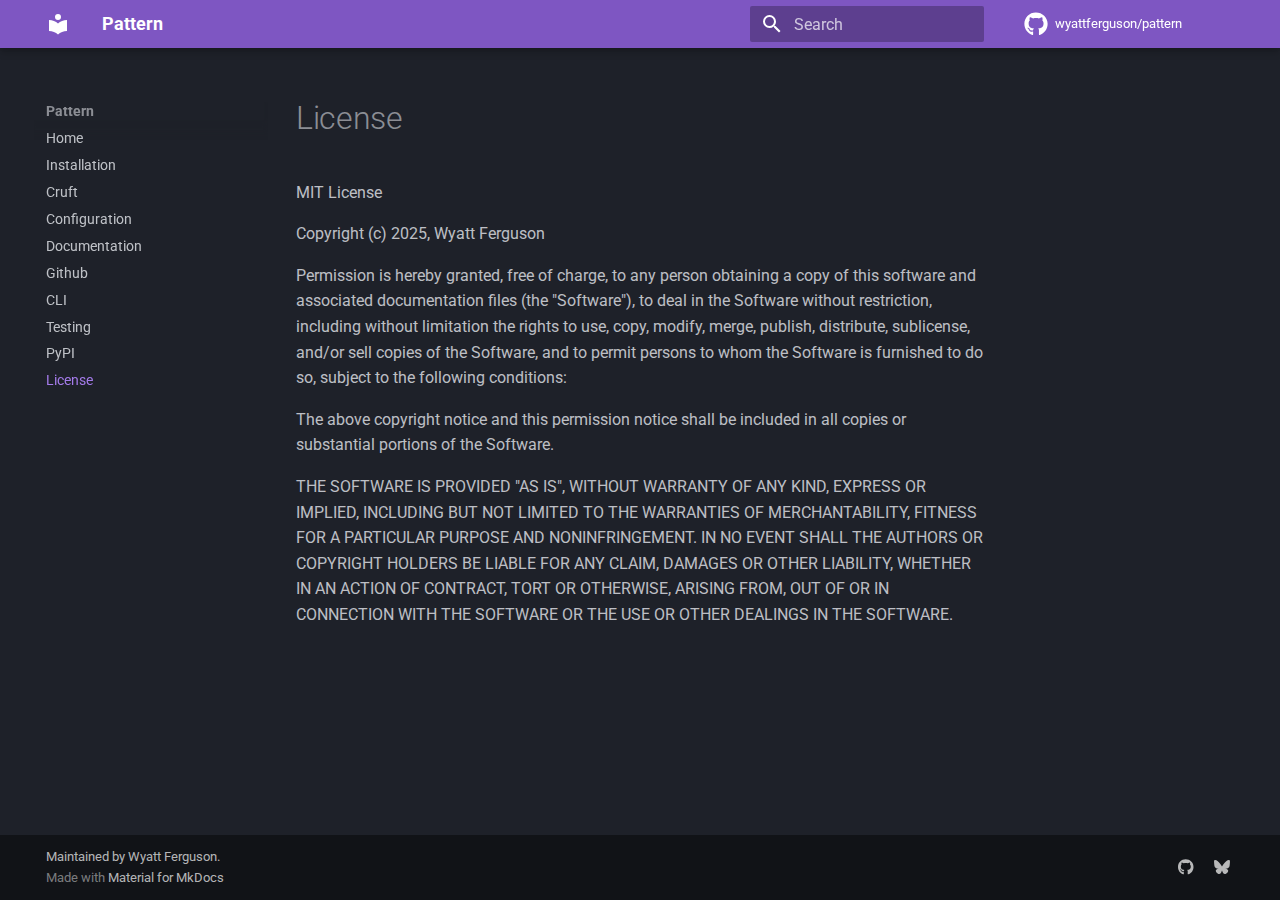
<file: license/index.html>
<!doctype html><html lang=en class=no-js> <head><meta charset=utf-8><meta name=viewport content="width=device-width,initial-scale=1"><meta name=description content="A modern, opinionated, cookiecutter template for your next Python project."><meta name=author content="Wyatt Ferguson"><link href=https://github.com/wyattferguson/pattern/license/ rel=canonical><link href=../pypi/ rel=prev><link rel=icon href=../assets/images/favicon.png><meta name=generator content="mkdocs-1.6.1, mkdocs-material-9.6.14"><title>License - Pattern</title><link rel=stylesheet href=../assets/stylesheets/main.342714a4.min.css><link rel=stylesheet href=../assets/stylesheets/palette.06af60db.min.css><style>:root{--md-admonition-icon--note:url('data:image/svg+xml;charset=utf-8,%3Csvg%20xmlns%3D%22http%3A//www.w3.org/2000/svg%22%20viewBox%3D%220%200%2016%2016%22%3E%3Cpath%20d%3D%22M1%207.775V2.75C1%201.784%201.784%201%202.75%201h5.025c.464%200%20.91.184%201.238.513l6.25%206.25a1.75%201.75%200%200%201%200%202.474l-5.026%205.026a1.75%201.75%200%200%201-2.474%200l-6.25-6.25A1.75%201.75%200%200%201%201%207.775m1.5%200c0%20.066.026.13.073.177l6.25%206.25a.25.25%200%200%200%20.354%200l5.025-5.025a.25.25%200%200%200%200-.354l-6.25-6.25a.25.25%200%200%200-.177-.073H2.75a.25.25%200%200%200-.25.25ZM6%205a1%201%200%201%201%200%202%201%201%200%200%201%200-2%22/%3E%3C/svg%3E');}</style><link rel=preconnect href=https://fonts.gstatic.com crossorigin><link rel=stylesheet href="https://fonts.googleapis.com/css?family=Roboto:300,300i,400,400i,700,700i%7CRoboto+Mono:400,400i,700,700i&display=fallback"><style>:root{--md-text-font:"Roboto";--md-code-font:"Roboto Mono"}</style><link rel=stylesheet href=../css/extras.css><script>__md_scope=new URL("..",location),__md_hash=e=>[...e].reduce(((e,_)=>(e<<5)-e+_.charCodeAt(0)),0),__md_get=(e,_=localStorage,t=__md_scope)=>JSON.parse(_.getItem(t.pathname+"."+e)),__md_set=(e,_,t=localStorage,a=__md_scope)=>{try{t.setItem(a.pathname+"."+e,JSON.stringify(_))}catch(e){}}</script></head> <body dir=ltr data-md-color-scheme=slate data-md-color-primary=deep-purple data-md-color-accent=purple> <input class=md-toggle data-md-toggle=drawer type=checkbox id=__drawer autocomplete=off> <input class=md-toggle data-md-toggle=search type=checkbox id=__search autocomplete=off> <label class=md-overlay for=__drawer></label> <div data-md-component=skip> </div> <div data-md-component=announce> </div> <header class="md-header md-header--shadow" data-md-component=header> <nav class="md-header__inner md-grid" aria-label=Header> <a href=.. title=Pattern class="md-header__button md-logo" aria-label=Pattern data-md-component=logo> <svg xmlns=http://www.w3.org/2000/svg viewbox="0 0 24 24"><path d="M12 8a3 3 0 0 0 3-3 3 3 0 0 0-3-3 3 3 0 0 0-3 3 3 3 0 0 0 3 3m0 3.54C9.64 9.35 6.5 8 3 8v11c3.5 0 6.64 1.35 9 3.54 2.36-2.19 5.5-3.54 9-3.54V8c-3.5 0-6.64 1.35-9 3.54"/></svg> </a> <label class="md-header__button md-icon" for=__drawer> <svg xmlns=http://www.w3.org/2000/svg viewbox="0 0 24 24"><path d="M3 6h18v2H3zm0 5h18v2H3zm0 5h18v2H3z"/></svg> </label> <div class=md-header__title data-md-component=header-title> <div class=md-header__ellipsis> <div class=md-header__topic> <span class=md-ellipsis> Pattern </span> </div> <div class=md-header__topic data-md-component=header-topic> <span class=md-ellipsis> License </span> </div> </div> </div> <label class="md-header__button md-icon" for=__search> <svg xmlns=http://www.w3.org/2000/svg viewbox="0 0 24 24"><path d="M9.5 3A6.5 6.5 0 0 1 16 9.5c0 1.61-.59 3.09-1.56 4.23l.27.27h.79l5 5-1.5 1.5-5-5v-.79l-.27-.27A6.52 6.52 0 0 1 9.5 16 6.5 6.5 0 0 1 3 9.5 6.5 6.5 0 0 1 9.5 3m0 2C7 5 5 7 5 9.5S7 14 9.5 14 14 12 14 9.5 12 5 9.5 5"/></svg> </label> <div class=md-search data-md-component=search role=dialog> <label class=md-search__overlay for=__search></label> <div class=md-search__inner role=search> <form class=md-search__form name=search> <input type=text class=md-search__input name=query aria-label=Search placeholder=Search autocapitalize=off autocorrect=off autocomplete=off spellcheck=false data-md-component=search-query required> <label class="md-search__icon md-icon" for=__search> <svg xmlns=http://www.w3.org/2000/svg viewbox="0 0 24 24"><path d="M9.5 3A6.5 6.5 0 0 1 16 9.5c0 1.61-.59 3.09-1.56 4.23l.27.27h.79l5 5-1.5 1.5-5-5v-.79l-.27-.27A6.52 6.52 0 0 1 9.5 16 6.5 6.5 0 0 1 3 9.5 6.5 6.5 0 0 1 9.5 3m0 2C7 5 5 7 5 9.5S7 14 9.5 14 14 12 14 9.5 12 5 9.5 5"/></svg> <svg xmlns=http://www.w3.org/2000/svg viewbox="0 0 24 24"><path d="M20 11v2H8l5.5 5.5-1.42 1.42L4.16 12l7.92-7.92L13.5 5.5 8 11z"/></svg> </label> <nav class=md-search__options aria-label=Search> <button type=reset class="md-search__icon md-icon" title=Clear aria-label=Clear tabindex=-1> <svg xmlns=http://www.w3.org/2000/svg viewbox="0 0 24 24"><path d="M19 6.41 17.59 5 12 10.59 6.41 5 5 6.41 10.59 12 5 17.59 6.41 19 12 13.41 17.59 19 19 17.59 13.41 12z"/></svg> </button> </nav> </form> <div class=md-search__output> <div class=md-search__scrollwrap tabindex=0 data-md-scrollfix> <div class=md-search-result data-md-component=search-result> <div class=md-search-result__meta> Initializing search </div> <ol class=md-search-result__list role=presentation></ol> </div> </div> </div> </div> </div> <div class=md-header__source> <a href=https://github.com/wyattferguson/pattern title="Go to repository" class=md-source data-md-component=source> <div class="md-source__icon md-icon"> <svg xmlns=http://www.w3.org/2000/svg viewbox="0 0 496 512"><!-- Font Awesome Free 6.7.2 by @fontawesome - https://fontawesome.com License - https://fontawesome.com/license/free (Icons: CC BY 4.0, Fonts: SIL OFL 1.1, Code: MIT License) Copyright 2024 Fonticons, Inc.--><path d="M165.9 397.4c0 2-2.3 3.6-5.2 3.6-3.3.3-5.6-1.3-5.6-3.6 0-2 2.3-3.6 5.2-3.6 3-.3 5.6 1.3 5.6 3.6m-31.1-4.5c-.7 2 1.3 4.3 4.3 4.9 2.6 1 5.6 0 6.2-2s-1.3-4.3-4.3-5.2c-2.6-.7-5.5.3-6.2 2.3m44.2-1.7c-2.9.7-4.9 2.6-4.6 4.9.3 2 2.9 3.3 5.9 2.6 2.9-.7 4.9-2.6 4.6-4.6-.3-1.9-3-3.2-5.9-2.9M244.8 8C106.1 8 0 113.3 0 252c0 110.9 69.8 205.8 169.5 239.2 12.8 2.3 17.3-5.6 17.3-12.1 0-6.2-.3-40.4-.3-61.4 0 0-70 15-84.7-29.8 0 0-11.4-29.1-27.8-36.6 0 0-22.9-15.7 1.6-15.4 0 0 24.9 2 38.6 25.8 21.9 38.6 58.6 27.5 72.9 20.9 2.3-16 8.8-27.1 16-33.7-55.9-6.2-112.3-14.3-112.3-110.5 0-27.5 7.6-41.3 23.6-58.9-2.6-6.5-11.1-33.3 2.6-67.9 20.9-6.5 69 27 69 27 20-5.6 41.5-8.5 62.8-8.5s42.8 2.9 62.8 8.5c0 0 48.1-33.6 69-27 13.7 34.7 5.2 61.4 2.6 67.9 16 17.7 25.8 31.5 25.8 58.9 0 96.5-58.9 104.2-114.8 110.5 9.2 7.9 17 22.9 17 46.4 0 33.7-.3 75.4-.3 83.6 0 6.5 4.6 14.4 17.3 12.1C428.2 457.8 496 362.9 496 252 496 113.3 383.5 8 244.8 8M97.2 352.9c-1.3 1-1 3.3.7 5.2 1.6 1.6 3.9 2.3 5.2 1 1.3-1 1-3.3-.7-5.2-1.6-1.6-3.9-2.3-5.2-1m-10.8-8.1c-.7 1.3.3 2.9 2.3 3.9 1.6 1 3.6.7 4.3-.7.7-1.3-.3-2.9-2.3-3.9-2-.6-3.6-.3-4.3.7m32.4 35.6c-1.6 1.3-1 4.3 1.3 6.2 2.3 2.3 5.2 2.6 6.5 1 1.3-1.3.7-4.3-1.3-6.2-2.2-2.3-5.2-2.6-6.5-1m-11.4-14.7c-1.6 1-1.6 3.6 0 5.9s4.3 3.3 5.6 2.3c1.6-1.3 1.6-3.9 0-6.2-1.4-2.3-4-3.3-5.6-2"/></svg> </div> <div class=md-source__repository> wyattferguson/pattern </div> </a> </div> </nav> </header> <div class=md-container data-md-component=container> <main class=md-main data-md-component=main> <div class="md-main__inner md-grid"> <div class="md-sidebar md-sidebar--primary" data-md-component=sidebar data-md-type=navigation> <div class=md-sidebar__scrollwrap> <div class=md-sidebar__inner> <nav class="md-nav md-nav--primary" aria-label=Navigation data-md-level=0> <label class=md-nav__title for=__drawer> <a href=.. title=Pattern class="md-nav__button md-logo" aria-label=Pattern data-md-component=logo> <svg xmlns=http://www.w3.org/2000/svg viewbox="0 0 24 24"><path d="M12 8a3 3 0 0 0 3-3 3 3 0 0 0-3-3 3 3 0 0 0-3 3 3 3 0 0 0 3 3m0 3.54C9.64 9.35 6.5 8 3 8v11c3.5 0 6.64 1.35 9 3.54 2.36-2.19 5.5-3.54 9-3.54V8c-3.5 0-6.64 1.35-9 3.54"/></svg> </a> Pattern </label> <div class=md-nav__source> <a href=https://github.com/wyattferguson/pattern title="Go to repository" class=md-source data-md-component=source> <div class="md-source__icon md-icon"> <svg xmlns=http://www.w3.org/2000/svg viewbox="0 0 496 512"><!-- Font Awesome Free 6.7.2 by @fontawesome - https://fontawesome.com License - https://fontawesome.com/license/free (Icons: CC BY 4.0, Fonts: SIL OFL 1.1, Code: MIT License) Copyright 2024 Fonticons, Inc.--><path d="M165.9 397.4c0 2-2.3 3.6-5.2 3.6-3.3.3-5.6-1.3-5.6-3.6 0-2 2.3-3.6 5.2-3.6 3-.3 5.6 1.3 5.6 3.6m-31.1-4.5c-.7 2 1.3 4.3 4.3 4.9 2.6 1 5.6 0 6.2-2s-1.3-4.3-4.3-5.2c-2.6-.7-5.5.3-6.2 2.3m44.2-1.7c-2.9.7-4.9 2.6-4.6 4.9.3 2 2.9 3.3 5.9 2.6 2.9-.7 4.9-2.6 4.6-4.6-.3-1.9-3-3.2-5.9-2.9M244.8 8C106.1 8 0 113.3 0 252c0 110.9 69.8 205.8 169.5 239.2 12.8 2.3 17.3-5.6 17.3-12.1 0-6.2-.3-40.4-.3-61.4 0 0-70 15-84.7-29.8 0 0-11.4-29.1-27.8-36.6 0 0-22.9-15.7 1.6-15.4 0 0 24.9 2 38.6 25.8 21.9 38.6 58.6 27.5 72.9 20.9 2.3-16 8.8-27.1 16-33.7-55.9-6.2-112.3-14.3-112.3-110.5 0-27.5 7.6-41.3 23.6-58.9-2.6-6.5-11.1-33.3 2.6-67.9 20.9-6.5 69 27 69 27 20-5.6 41.5-8.5 62.8-8.5s42.8 2.9 62.8 8.5c0 0 48.1-33.6 69-27 13.7 34.7 5.2 61.4 2.6 67.9 16 17.7 25.8 31.5 25.8 58.9 0 96.5-58.9 104.2-114.8 110.5 9.2 7.9 17 22.9 17 46.4 0 33.7-.3 75.4-.3 83.6 0 6.5 4.6 14.4 17.3 12.1C428.2 457.8 496 362.9 496 252 496 113.3 383.5 8 244.8 8M97.2 352.9c-1.3 1-1 3.3.7 5.2 1.6 1.6 3.9 2.3 5.2 1 1.3-1 1-3.3-.7-5.2-1.6-1.6-3.9-2.3-5.2-1m-10.8-8.1c-.7 1.3.3 2.9 2.3 3.9 1.6 1 3.6.7 4.3-.7.7-1.3-.3-2.9-2.3-3.9-2-.6-3.6-.3-4.3.7m32.4 35.6c-1.6 1.3-1 4.3 1.3 6.2 2.3 2.3 5.2 2.6 6.5 1 1.3-1.3.7-4.3-1.3-6.2-2.2-2.3-5.2-2.6-6.5-1m-11.4-14.7c-1.6 1-1.6 3.6 0 5.9s4.3 3.3 5.6 2.3c1.6-1.3 1.6-3.9 0-6.2-1.4-2.3-4-3.3-5.6-2"/></svg> </div> <div class=md-source__repository> wyattferguson/pattern </div> </a> </div> <ul class=md-nav__list data-md-scrollfix> <li class=md-nav__item> <a href=.. class=md-nav__link> <span class=md-ellipsis> Home </span> </a> </li> <li class=md-nav__item> <a href=../installation/ class=md-nav__link> <span class=md-ellipsis> Installation </span> </a> </li> <li class=md-nav__item> <a href=../cruft/ class=md-nav__link> <span class=md-ellipsis> Cruft </span> </a> </li> <li class=md-nav__item> <a href=../configuration/ class=md-nav__link> <span class=md-ellipsis> Configuration </span> </a> </li> <li class=md-nav__item> <a href=../documentation/ class=md-nav__link> <span class=md-ellipsis> Documentation </span> </a> </li> <li class=md-nav__item> <a href=../github/ class=md-nav__link> <span class=md-ellipsis> Github </span> </a> </li> <li class=md-nav__item> <a href=../cli/ class=md-nav__link> <span class=md-ellipsis> CLI </span> </a> </li> <li class=md-nav__item> <a href=../testing/ class=md-nav__link> <span class=md-ellipsis> Testing </span> </a> </li> <li class=md-nav__item> <a href=../pypi/ class=md-nav__link> <span class=md-ellipsis> PyPI </span> </a> </li> <li class="md-nav__item md-nav__item--active"> <input class="md-nav__toggle md-toggle" type=checkbox id=__toc> <a href=./ class="md-nav__link md-nav__link--active"> <span class=md-ellipsis> License </span> </a> </li> </ul> </nav> </div> </div> </div> <div class="md-sidebar md-sidebar--secondary" data-md-component=sidebar data-md-type=toc> <div class=md-sidebar__scrollwrap> <div class=md-sidebar__inner> <nav class="md-nav md-nav--secondary" aria-label="Table of contents"> </nav> </div> </div> </div> <div class=md-content data-md-component=content> <article class="md-content__inner md-typeset"> <h1>License</h1> <p>MIT License</p> <p>Copyright (c) 2025, Wyatt Ferguson</p> <p>Permission is hereby granted, free of charge, to any person obtaining a copy of this software and associated documentation files (the "Software"), to deal in the Software without restriction, including without limitation the rights to use, copy, modify, merge, publish, distribute, sublicense, and/or sell copies of the Software, and to permit persons to whom the Software is furnished to do so, subject to the following conditions:</p> <p>The above copyright notice and this permission notice shall be included in all copies or substantial portions of the Software.</p> <p>THE SOFTWARE IS PROVIDED "AS IS", WITHOUT WARRANTY OF ANY KIND, EXPRESS OR IMPLIED, INCLUDING BUT NOT LIMITED TO THE WARRANTIES OF MERCHANTABILITY, FITNESS FOR A PARTICULAR PURPOSE AND NONINFRINGEMENT. IN NO EVENT SHALL THE AUTHORS OR COPYRIGHT HOLDERS BE LIABLE FOR ANY CLAIM, DAMAGES OR OTHER LIABILITY, WHETHER IN AN ACTION OF CONTRACT, TORT OR OTHERWISE, ARISING FROM, OUT OF OR IN CONNECTION WITH THE SOFTWARE OR THE USE OR OTHER DEALINGS IN THE SOFTWARE.</p> </article> </div> <script>var target=document.getElementById(location.hash.slice(1));target&&target.name&&(target.checked=target.name.startsWith("__tabbed_"))</script> </div> </main> <footer class=md-footer> <div class="md-footer-meta md-typeset"> <div class="md-footer-meta__inner md-grid"> <div class=md-copyright> <div class=md-copyright__highlight> Maintained by <a href=https://github.com/wyattferguson>Wyatt Ferguson</a>. </div> Made with <a href=https://squidfunk.github.io/mkdocs-material/ target=_blank rel=noopener> Material for MkDocs </a> </div> <div class=md-social> <a href=https://github.com/wyattferguson/pattern target=_blank rel=noopener title=github.com class=md-social__link> <svg xmlns=http://www.w3.org/2000/svg viewbox="0 0 496 512"><!-- Font Awesome Free 6.7.2 by @fontawesome - https://fontawesome.com License - https://fontawesome.com/license/free (Icons: CC BY 4.0, Fonts: SIL OFL 1.1, Code: MIT License) Copyright 2024 Fonticons, Inc.--><path d="M165.9 397.4c0 2-2.3 3.6-5.2 3.6-3.3.3-5.6-1.3-5.6-3.6 0-2 2.3-3.6 5.2-3.6 3-.3 5.6 1.3 5.6 3.6m-31.1-4.5c-.7 2 1.3 4.3 4.3 4.9 2.6 1 5.6 0 6.2-2s-1.3-4.3-4.3-5.2c-2.6-.7-5.5.3-6.2 2.3m44.2-1.7c-2.9.7-4.9 2.6-4.6 4.9.3 2 2.9 3.3 5.9 2.6 2.9-.7 4.9-2.6 4.6-4.6-.3-1.9-3-3.2-5.9-2.9M244.8 8C106.1 8 0 113.3 0 252c0 110.9 69.8 205.8 169.5 239.2 12.8 2.3 17.3-5.6 17.3-12.1 0-6.2-.3-40.4-.3-61.4 0 0-70 15-84.7-29.8 0 0-11.4-29.1-27.8-36.6 0 0-22.9-15.7 1.6-15.4 0 0 24.9 2 38.6 25.8 21.9 38.6 58.6 27.5 72.9 20.9 2.3-16 8.8-27.1 16-33.7-55.9-6.2-112.3-14.3-112.3-110.5 0-27.5 7.6-41.3 23.6-58.9-2.6-6.5-11.1-33.3 2.6-67.9 20.9-6.5 69 27 69 27 20-5.6 41.5-8.5 62.8-8.5s42.8 2.9 62.8 8.5c0 0 48.1-33.6 69-27 13.7 34.7 5.2 61.4 2.6 67.9 16 17.7 25.8 31.5 25.8 58.9 0 96.5-58.9 104.2-114.8 110.5 9.2 7.9 17 22.9 17 46.4 0 33.7-.3 75.4-.3 83.6 0 6.5 4.6 14.4 17.3 12.1C428.2 457.8 496 362.9 496 252 496 113.3 383.5 8 244.8 8M97.2 352.9c-1.3 1-1 3.3.7 5.2 1.6 1.6 3.9 2.3 5.2 1 1.3-1 1-3.3-.7-5.2-1.6-1.6-3.9-2.3-5.2-1m-10.8-8.1c-.7 1.3.3 2.9 2.3 3.9 1.6 1 3.6.7 4.3-.7.7-1.3-.3-2.9-2.3-3.9-2-.6-3.6-.3-4.3.7m32.4 35.6c-1.6 1.3-1 4.3 1.3 6.2 2.3 2.3 5.2 2.6 6.5 1 1.3-1.3.7-4.3-1.3-6.2-2.2-2.3-5.2-2.6-6.5-1m-11.4-14.7c-1.6 1-1.6 3.6 0 5.9s4.3 3.3 5.6 2.3c1.6-1.3 1.6-3.9 0-6.2-1.4-2.3-4-3.3-5.6-2"/></svg> </a> <a href=https://wyattf.bsky.social/ target=_blank rel=noopener title=wyattf.bsky.social class=md-social__link> <svg xmlns=http://www.w3.org/2000/svg viewbox="0 0 512 512"><!-- Font Awesome Free 6.7.2 by @fontawesome - https://fontawesome.com License - https://fontawesome.com/license/free (Icons: CC BY 4.0, Fonts: SIL OFL 1.1, Code: MIT License) Copyright 2024 Fonticons, Inc.--><path d="M111.8 62.2C170.2 105.9 233 194.7 256 242.4c23-47.6 85.8-136.4 144.2-180.2 42.1-31.6 110.3-56 110.3 21.8 0 15.5-8.9 130.5-14.1 149.2-18.2 64.8-84.4 81.4-143.3 71.3C456 322 482.2 380 425.6 438c-107.4 110.2-154.3-27.6-166.3-62.9-1.7-4.9-2.6-7.8-3.3-7.8s-1.6 3-3.3 7.8c-12 35.3-59 173.1-166.3 62.9-56.5-58-30.4-116 72.5-133.5C100 314.6 33.8 298 15.7 233.1 10.4 214.4 1.5 99.4 1.5 83.9c0-77.8 68.2-53.4 110.3-21.8z"/></svg> </a> </div> </div> </div> </footer> </div> <div class=md-dialog data-md-component=dialog> <div class="md-dialog__inner md-typeset"></div> </div> <script id=__config type=application/json>{"base": "..", "features": [], "search": "../assets/javascripts/workers/search.d50fe291.min.js", "tags": null, "translations": {"clipboard.copied": "Copied to clipboard", "clipboard.copy": "Copy to clipboard", "search.result.more.one": "1 more on this page", "search.result.more.other": "# more on this page", "search.result.none": "No matching documents", "search.result.one": "1 matching document", "search.result.other": "# matching documents", "search.result.placeholder": "Type to start searching", "search.result.term.missing": "Missing", "select.version": "Select version"}, "version": null}</script> <script src=../assets/javascripts/bundle.13a4f30d.min.js></script> </body> </html>
</file>
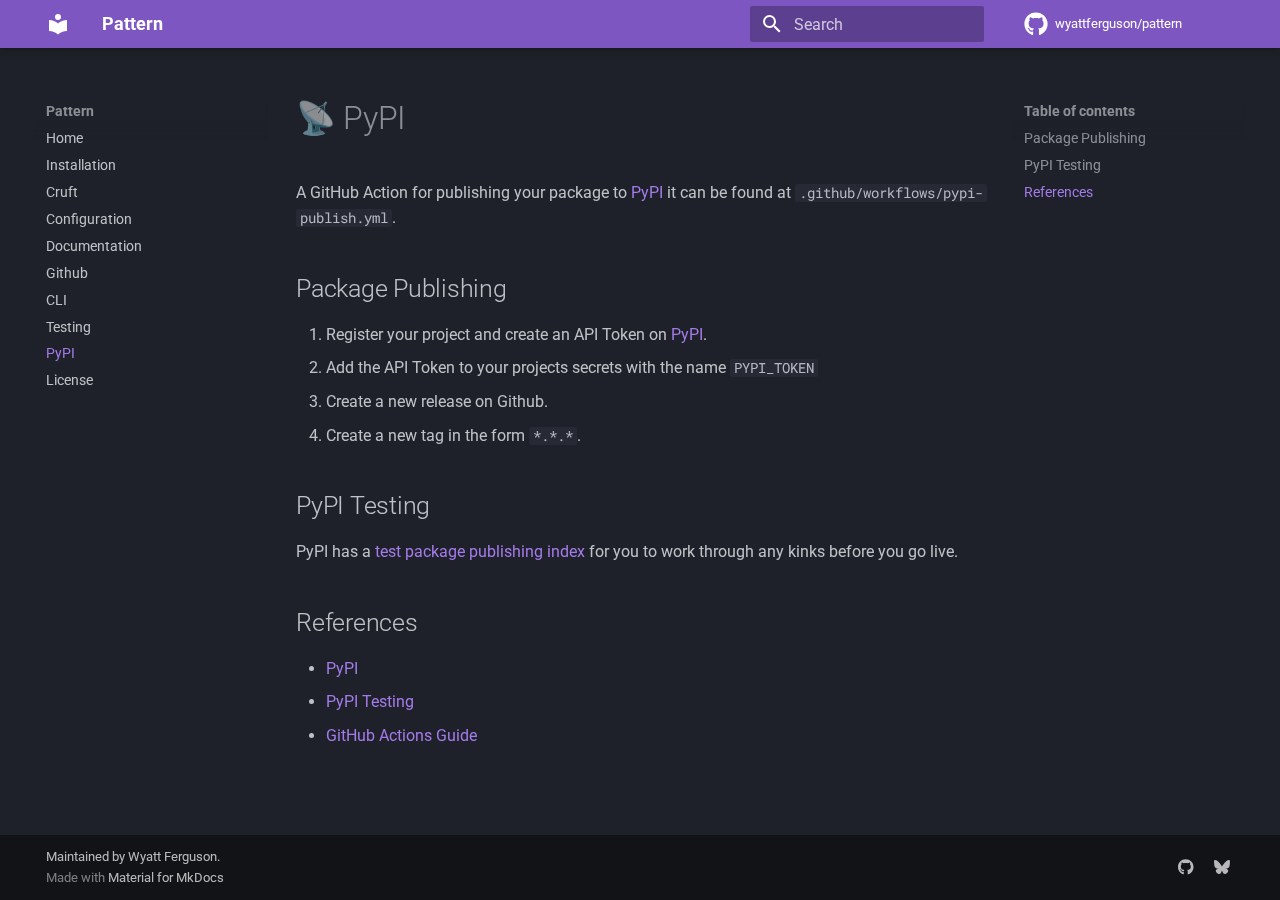
<file: pypi/index.html>
<!doctype html><html lang=en class=no-js> <head><meta charset=utf-8><meta name=viewport content="width=device-width,initial-scale=1"><meta name=description content="A modern, opinionated, cookiecutter template for your next Python project."><meta name=author content="Wyatt Ferguson"><link href=https://github.com/wyattferguson/pattern/pypi/ rel=canonical><link href=../testing/ rel=prev><link href=../license/ rel=next><link rel=icon href=../assets/images/favicon.png><meta name=generator content="mkdocs-1.6.1, mkdocs-material-9.6.14"><title>PyPI - Pattern</title><link rel=stylesheet href=../assets/stylesheets/main.342714a4.min.css><link rel=stylesheet href=../assets/stylesheets/palette.06af60db.min.css><style>:root{--md-admonition-icon--note:url('data:image/svg+xml;charset=utf-8,%3Csvg%20xmlns%3D%22http%3A//www.w3.org/2000/svg%22%20viewBox%3D%220%200%2016%2016%22%3E%3Cpath%20d%3D%22M1%207.775V2.75C1%201.784%201.784%201%202.75%201h5.025c.464%200%20.91.184%201.238.513l6.25%206.25a1.75%201.75%200%200%201%200%202.474l-5.026%205.026a1.75%201.75%200%200%201-2.474%200l-6.25-6.25A1.75%201.75%200%200%201%201%207.775m1.5%200c0%20.066.026.13.073.177l6.25%206.25a.25.25%200%200%200%20.354%200l5.025-5.025a.25.25%200%200%200%200-.354l-6.25-6.25a.25.25%200%200%200-.177-.073H2.75a.25.25%200%200%200-.25.25ZM6%205a1%201%200%201%201%200%202%201%201%200%200%201%200-2%22/%3E%3C/svg%3E');}</style><link rel=preconnect href=https://fonts.gstatic.com crossorigin><link rel=stylesheet href="https://fonts.googleapis.com/css?family=Roboto:300,300i,400,400i,700,700i%7CRoboto+Mono:400,400i,700,700i&display=fallback"><style>:root{--md-text-font:"Roboto";--md-code-font:"Roboto Mono"}</style><link rel=stylesheet href=../css/extras.css><script>__md_scope=new URL("..",location),__md_hash=e=>[...e].reduce(((e,_)=>(e<<5)-e+_.charCodeAt(0)),0),__md_get=(e,_=localStorage,t=__md_scope)=>JSON.parse(_.getItem(t.pathname+"."+e)),__md_set=(e,_,t=localStorage,a=__md_scope)=>{try{t.setItem(a.pathname+"."+e,JSON.stringify(_))}catch(e){}}</script></head> <body dir=ltr data-md-color-scheme=slate data-md-color-primary=deep-purple data-md-color-accent=purple> <input class=md-toggle data-md-toggle=drawer type=checkbox id=__drawer autocomplete=off> <input class=md-toggle data-md-toggle=search type=checkbox id=__search autocomplete=off> <label class=md-overlay for=__drawer></label> <div data-md-component=skip> <a href=#pypi class=md-skip> Skip to content </a> </div> <div data-md-component=announce> </div> <header class="md-header md-header--shadow" data-md-component=header> <nav class="md-header__inner md-grid" aria-label=Header> <a href=.. title=Pattern class="md-header__button md-logo" aria-label=Pattern data-md-component=logo> <svg xmlns=http://www.w3.org/2000/svg viewbox="0 0 24 24"><path d="M12 8a3 3 0 0 0 3-3 3 3 0 0 0-3-3 3 3 0 0 0-3 3 3 3 0 0 0 3 3m0 3.54C9.64 9.35 6.5 8 3 8v11c3.5 0 6.64 1.35 9 3.54 2.36-2.19 5.5-3.54 9-3.54V8c-3.5 0-6.64 1.35-9 3.54"/></svg> </a> <label class="md-header__button md-icon" for=__drawer> <svg xmlns=http://www.w3.org/2000/svg viewbox="0 0 24 24"><path d="M3 6h18v2H3zm0 5h18v2H3zm0 5h18v2H3z"/></svg> </label> <div class=md-header__title data-md-component=header-title> <div class=md-header__ellipsis> <div class=md-header__topic> <span class=md-ellipsis> Pattern </span> </div> <div class=md-header__topic data-md-component=header-topic> <span class=md-ellipsis> PyPI </span> </div> </div> </div> <label class="md-header__button md-icon" for=__search> <svg xmlns=http://www.w3.org/2000/svg viewbox="0 0 24 24"><path d="M9.5 3A6.5 6.5 0 0 1 16 9.5c0 1.61-.59 3.09-1.56 4.23l.27.27h.79l5 5-1.5 1.5-5-5v-.79l-.27-.27A6.52 6.52 0 0 1 9.5 16 6.5 6.5 0 0 1 3 9.5 6.5 6.5 0 0 1 9.5 3m0 2C7 5 5 7 5 9.5S7 14 9.5 14 14 12 14 9.5 12 5 9.5 5"/></svg> </label> <div class=md-search data-md-component=search role=dialog> <label class=md-search__overlay for=__search></label> <div class=md-search__inner role=search> <form class=md-search__form name=search> <input type=text class=md-search__input name=query aria-label=Search placeholder=Search autocapitalize=off autocorrect=off autocomplete=off spellcheck=false data-md-component=search-query required> <label class="md-search__icon md-icon" for=__search> <svg xmlns=http://www.w3.org/2000/svg viewbox="0 0 24 24"><path d="M9.5 3A6.5 6.5 0 0 1 16 9.5c0 1.61-.59 3.09-1.56 4.23l.27.27h.79l5 5-1.5 1.5-5-5v-.79l-.27-.27A6.52 6.52 0 0 1 9.5 16 6.5 6.5 0 0 1 3 9.5 6.5 6.5 0 0 1 9.5 3m0 2C7 5 5 7 5 9.5S7 14 9.5 14 14 12 14 9.5 12 5 9.5 5"/></svg> <svg xmlns=http://www.w3.org/2000/svg viewbox="0 0 24 24"><path d="M20 11v2H8l5.5 5.5-1.42 1.42L4.16 12l7.92-7.92L13.5 5.5 8 11z"/></svg> </label> <nav class=md-search__options aria-label=Search> <button type=reset class="md-search__icon md-icon" title=Clear aria-label=Clear tabindex=-1> <svg xmlns=http://www.w3.org/2000/svg viewbox="0 0 24 24"><path d="M19 6.41 17.59 5 12 10.59 6.41 5 5 6.41 10.59 12 5 17.59 6.41 19 12 13.41 17.59 19 19 17.59 13.41 12z"/></svg> </button> </nav> </form> <div class=md-search__output> <div class=md-search__scrollwrap tabindex=0 data-md-scrollfix> <div class=md-search-result data-md-component=search-result> <div class=md-search-result__meta> Initializing search </div> <ol class=md-search-result__list role=presentation></ol> </div> </div> </div> </div> </div> <div class=md-header__source> <a href=https://github.com/wyattferguson/pattern title="Go to repository" class=md-source data-md-component=source> <div class="md-source__icon md-icon"> <svg xmlns=http://www.w3.org/2000/svg viewbox="0 0 496 512"><!-- Font Awesome Free 6.7.2 by @fontawesome - https://fontawesome.com License - https://fontawesome.com/license/free (Icons: CC BY 4.0, Fonts: SIL OFL 1.1, Code: MIT License) Copyright 2024 Fonticons, Inc.--><path d="M165.9 397.4c0 2-2.3 3.6-5.2 3.6-3.3.3-5.6-1.3-5.6-3.6 0-2 2.3-3.6 5.2-3.6 3-.3 5.6 1.3 5.6 3.6m-31.1-4.5c-.7 2 1.3 4.3 4.3 4.9 2.6 1 5.6 0 6.2-2s-1.3-4.3-4.3-5.2c-2.6-.7-5.5.3-6.2 2.3m44.2-1.7c-2.9.7-4.9 2.6-4.6 4.9.3 2 2.9 3.3 5.9 2.6 2.9-.7 4.9-2.6 4.6-4.6-.3-1.9-3-3.2-5.9-2.9M244.8 8C106.1 8 0 113.3 0 252c0 110.9 69.8 205.8 169.5 239.2 12.8 2.3 17.3-5.6 17.3-12.1 0-6.2-.3-40.4-.3-61.4 0 0-70 15-84.7-29.8 0 0-11.4-29.1-27.8-36.6 0 0-22.9-15.7 1.6-15.4 0 0 24.9 2 38.6 25.8 21.9 38.6 58.6 27.5 72.9 20.9 2.3-16 8.8-27.1 16-33.7-55.9-6.2-112.3-14.3-112.3-110.5 0-27.5 7.6-41.3 23.6-58.9-2.6-6.5-11.1-33.3 2.6-67.9 20.9-6.5 69 27 69 27 20-5.6 41.5-8.5 62.8-8.5s42.8 2.9 62.8 8.5c0 0 48.1-33.6 69-27 13.7 34.7 5.2 61.4 2.6 67.9 16 17.7 25.8 31.5 25.8 58.9 0 96.5-58.9 104.2-114.8 110.5 9.2 7.9 17 22.9 17 46.4 0 33.7-.3 75.4-.3 83.6 0 6.5 4.6 14.4 17.3 12.1C428.2 457.8 496 362.9 496 252 496 113.3 383.5 8 244.8 8M97.2 352.9c-1.3 1-1 3.3.7 5.2 1.6 1.6 3.9 2.3 5.2 1 1.3-1 1-3.3-.7-5.2-1.6-1.6-3.9-2.3-5.2-1m-10.8-8.1c-.7 1.3.3 2.9 2.3 3.9 1.6 1 3.6.7 4.3-.7.7-1.3-.3-2.9-2.3-3.9-2-.6-3.6-.3-4.3.7m32.4 35.6c-1.6 1.3-1 4.3 1.3 6.2 2.3 2.3 5.2 2.6 6.5 1 1.3-1.3.7-4.3-1.3-6.2-2.2-2.3-5.2-2.6-6.5-1m-11.4-14.7c-1.6 1-1.6 3.6 0 5.9s4.3 3.3 5.6 2.3c1.6-1.3 1.6-3.9 0-6.2-1.4-2.3-4-3.3-5.6-2"/></svg> </div> <div class=md-source__repository> wyattferguson/pattern </div> </a> </div> </nav> </header> <div class=md-container data-md-component=container> <main class=md-main data-md-component=main> <div class="md-main__inner md-grid"> <div class="md-sidebar md-sidebar--primary" data-md-component=sidebar data-md-type=navigation> <div class=md-sidebar__scrollwrap> <div class=md-sidebar__inner> <nav class="md-nav md-nav--primary" aria-label=Navigation data-md-level=0> <label class=md-nav__title for=__drawer> <a href=.. title=Pattern class="md-nav__button md-logo" aria-label=Pattern data-md-component=logo> <svg xmlns=http://www.w3.org/2000/svg viewbox="0 0 24 24"><path d="M12 8a3 3 0 0 0 3-3 3 3 0 0 0-3-3 3 3 0 0 0-3 3 3 3 0 0 0 3 3m0 3.54C9.64 9.35 6.5 8 3 8v11c3.5 0 6.64 1.35 9 3.54 2.36-2.19 5.5-3.54 9-3.54V8c-3.5 0-6.64 1.35-9 3.54"/></svg> </a> Pattern </label> <div class=md-nav__source> <a href=https://github.com/wyattferguson/pattern title="Go to repository" class=md-source data-md-component=source> <div class="md-source__icon md-icon"> <svg xmlns=http://www.w3.org/2000/svg viewbox="0 0 496 512"><!-- Font Awesome Free 6.7.2 by @fontawesome - https://fontawesome.com License - https://fontawesome.com/license/free (Icons: CC BY 4.0, Fonts: SIL OFL 1.1, Code: MIT License) Copyright 2024 Fonticons, Inc.--><path d="M165.9 397.4c0 2-2.3 3.6-5.2 3.6-3.3.3-5.6-1.3-5.6-3.6 0-2 2.3-3.6 5.2-3.6 3-.3 5.6 1.3 5.6 3.6m-31.1-4.5c-.7 2 1.3 4.3 4.3 4.9 2.6 1 5.6 0 6.2-2s-1.3-4.3-4.3-5.2c-2.6-.7-5.5.3-6.2 2.3m44.2-1.7c-2.9.7-4.9 2.6-4.6 4.9.3 2 2.9 3.3 5.9 2.6 2.9-.7 4.9-2.6 4.6-4.6-.3-1.9-3-3.2-5.9-2.9M244.8 8C106.1 8 0 113.3 0 252c0 110.9 69.8 205.8 169.5 239.2 12.8 2.3 17.3-5.6 17.3-12.1 0-6.2-.3-40.4-.3-61.4 0 0-70 15-84.7-29.8 0 0-11.4-29.1-27.8-36.6 0 0-22.9-15.7 1.6-15.4 0 0 24.9 2 38.6 25.8 21.9 38.6 58.6 27.5 72.9 20.9 2.3-16 8.8-27.1 16-33.7-55.9-6.2-112.3-14.3-112.3-110.5 0-27.5 7.6-41.3 23.6-58.9-2.6-6.5-11.1-33.3 2.6-67.9 20.9-6.5 69 27 69 27 20-5.6 41.5-8.5 62.8-8.5s42.8 2.9 62.8 8.5c0 0 48.1-33.6 69-27 13.7 34.7 5.2 61.4 2.6 67.9 16 17.7 25.8 31.5 25.8 58.9 0 96.5-58.9 104.2-114.8 110.5 9.2 7.9 17 22.9 17 46.4 0 33.7-.3 75.4-.3 83.6 0 6.5 4.6 14.4 17.3 12.1C428.2 457.8 496 362.9 496 252 496 113.3 383.5 8 244.8 8M97.2 352.9c-1.3 1-1 3.3.7 5.2 1.6 1.6 3.9 2.3 5.2 1 1.3-1 1-3.3-.7-5.2-1.6-1.6-3.9-2.3-5.2-1m-10.8-8.1c-.7 1.3.3 2.9 2.3 3.9 1.6 1 3.6.7 4.3-.7.7-1.3-.3-2.9-2.3-3.9-2-.6-3.6-.3-4.3.7m32.4 35.6c-1.6 1.3-1 4.3 1.3 6.2 2.3 2.3 5.2 2.6 6.5 1 1.3-1.3.7-4.3-1.3-6.2-2.2-2.3-5.2-2.6-6.5-1m-11.4-14.7c-1.6 1-1.6 3.6 0 5.9s4.3 3.3 5.6 2.3c1.6-1.3 1.6-3.9 0-6.2-1.4-2.3-4-3.3-5.6-2"/></svg> </div> <div class=md-source__repository> wyattferguson/pattern </div> </a> </div> <ul class=md-nav__list data-md-scrollfix> <li class=md-nav__item> <a href=.. class=md-nav__link> <span class=md-ellipsis> Home </span> </a> </li> <li class=md-nav__item> <a href=../installation/ class=md-nav__link> <span class=md-ellipsis> Installation </span> </a> </li> <li class=md-nav__item> <a href=../cruft/ class=md-nav__link> <span class=md-ellipsis> Cruft </span> </a> </li> <li class=md-nav__item> <a href=../configuration/ class=md-nav__link> <span class=md-ellipsis> Configuration </span> </a> </li> <li class=md-nav__item> <a href=../documentation/ class=md-nav__link> <span class=md-ellipsis> Documentation </span> </a> </li> <li class=md-nav__item> <a href=../github/ class=md-nav__link> <span class=md-ellipsis> Github </span> </a> </li> <li class=md-nav__item> <a href=../cli/ class=md-nav__link> <span class=md-ellipsis> CLI </span> </a> </li> <li class=md-nav__item> <a href=../testing/ class=md-nav__link> <span class=md-ellipsis> Testing </span> </a> </li> <li class="md-nav__item md-nav__item--active"> <input class="md-nav__toggle md-toggle" type=checkbox id=__toc> <label class="md-nav__link md-nav__link--active" for=__toc> <span class=md-ellipsis> PyPI </span> <span class="md-nav__icon md-icon"></span> </label> <a href=./ class="md-nav__link md-nav__link--active"> <span class=md-ellipsis> PyPI </span> </a> <nav class="md-nav md-nav--secondary" aria-label="Table of contents"> <label class=md-nav__title for=__toc> <span class="md-nav__icon md-icon"></span> Table of contents </label> <ul class=md-nav__list data-md-component=toc data-md-scrollfix> <li class=md-nav__item> <a href=#package-publishing class=md-nav__link> <span class=md-ellipsis> Package Publishing </span> </a> </li> <li class=md-nav__item> <a href=#pypi-testing class=md-nav__link> <span class=md-ellipsis> PyPI Testing </span> </a> </li> <li class=md-nav__item> <a href=#references class=md-nav__link> <span class=md-ellipsis> References </span> </a> </li> </ul> </nav> </li> <li class=md-nav__item> <a href=../license/ class=md-nav__link> <span class=md-ellipsis> License </span> </a> </li> </ul> </nav> </div> </div> </div> <div class="md-sidebar md-sidebar--secondary" data-md-component=sidebar data-md-type=toc> <div class=md-sidebar__scrollwrap> <div class=md-sidebar__inner> <nav class="md-nav md-nav--secondary" aria-label="Table of contents"> <label class=md-nav__title for=__toc> <span class="md-nav__icon md-icon"></span> Table of contents </label> <ul class=md-nav__list data-md-component=toc data-md-scrollfix> <li class=md-nav__item> <a href=#package-publishing class=md-nav__link> <span class=md-ellipsis> Package Publishing </span> </a> </li> <li class=md-nav__item> <a href=#pypi-testing class=md-nav__link> <span class=md-ellipsis> PyPI Testing </span> </a> </li> <li class=md-nav__item> <a href=#references class=md-nav__link> <span class=md-ellipsis> References </span> </a> </li> </ul> </nav> </div> </div> </div> <div class=md-content data-md-component=content> <article class="md-content__inner md-typeset"> <h1 id=pypi>📡 PyPI</h1> <p>A GitHub Action for publishing your package to <a href=https://pypi.org>PyPI</a> it can be found at <code>.github/workflows/pypi-publish.yml</code>.</p> <h2 id=package-publishing>Package Publishing</h2> <ol> <li>Register your project and create an API Token on <a href=https://pypi.org>PyPI</a>.</li> <li>Add the API Token to your projects secrets with the name <code>PYPI_TOKEN</code></li> <li>Create a new release on Github.</li> <li>Create a new tag in the form <code>*.*.*</code>.</li> </ol> <h2 id=pypi-testing>PyPI Testing</h2> <p>PyPI has a <a href=https://test.pypi.org/ >test package publishing index</a> for you to work through any kinks before you go live.</p> <h2 id=references>References</h2> <ul> <li><a href=https://pypi.org>PyPI</a></li> <li><a href=https://test.pypi.org/ >PyPI Testing</a></li> <li><a href=https://docs.github.com/en/actions/writing-workflows/quickstart>GitHub Actions Guide</a></li> </ul> </article> </div> <script>var target=document.getElementById(location.hash.slice(1));target&&target.name&&(target.checked=target.name.startsWith("__tabbed_"))</script> </div> </main> <footer class=md-footer> <div class="md-footer-meta md-typeset"> <div class="md-footer-meta__inner md-grid"> <div class=md-copyright> <div class=md-copyright__highlight> Maintained by <a href=https://github.com/wyattferguson>Wyatt Ferguson</a>. </div> Made with <a href=https://squidfunk.github.io/mkdocs-material/ target=_blank rel=noopener> Material for MkDocs </a> </div> <div class=md-social> <a href=https://github.com/wyattferguson/pattern target=_blank rel=noopener title=github.com class=md-social__link> <svg xmlns=http://www.w3.org/2000/svg viewbox="0 0 496 512"><!-- Font Awesome Free 6.7.2 by @fontawesome - https://fontawesome.com License - https://fontawesome.com/license/free (Icons: CC BY 4.0, Fonts: SIL OFL 1.1, Code: MIT License) Copyright 2024 Fonticons, Inc.--><path d="M165.9 397.4c0 2-2.3 3.6-5.2 3.6-3.3.3-5.6-1.3-5.6-3.6 0-2 2.3-3.6 5.2-3.6 3-.3 5.6 1.3 5.6 3.6m-31.1-4.5c-.7 2 1.3 4.3 4.3 4.9 2.6 1 5.6 0 6.2-2s-1.3-4.3-4.3-5.2c-2.6-.7-5.5.3-6.2 2.3m44.2-1.7c-2.9.7-4.9 2.6-4.6 4.9.3 2 2.9 3.3 5.9 2.6 2.9-.7 4.9-2.6 4.6-4.6-.3-1.9-3-3.2-5.9-2.9M244.8 8C106.1 8 0 113.3 0 252c0 110.9 69.8 205.8 169.5 239.2 12.8 2.3 17.3-5.6 17.3-12.1 0-6.2-.3-40.4-.3-61.4 0 0-70 15-84.7-29.8 0 0-11.4-29.1-27.8-36.6 0 0-22.9-15.7 1.6-15.4 0 0 24.9 2 38.6 25.8 21.9 38.6 58.6 27.5 72.9 20.9 2.3-16 8.8-27.1 16-33.7-55.9-6.2-112.3-14.3-112.3-110.5 0-27.5 7.6-41.3 23.6-58.9-2.6-6.5-11.1-33.3 2.6-67.9 20.9-6.5 69 27 69 27 20-5.6 41.5-8.5 62.8-8.5s42.8 2.9 62.8 8.5c0 0 48.1-33.6 69-27 13.7 34.7 5.2 61.4 2.6 67.9 16 17.7 25.8 31.5 25.8 58.9 0 96.5-58.9 104.2-114.8 110.5 9.2 7.9 17 22.9 17 46.4 0 33.7-.3 75.4-.3 83.6 0 6.5 4.6 14.4 17.3 12.1C428.2 457.8 496 362.9 496 252 496 113.3 383.5 8 244.8 8M97.2 352.9c-1.3 1-1 3.3.7 5.2 1.6 1.6 3.9 2.3 5.2 1 1.3-1 1-3.3-.7-5.2-1.6-1.6-3.9-2.3-5.2-1m-10.8-8.1c-.7 1.3.3 2.9 2.3 3.9 1.6 1 3.6.7 4.3-.7.7-1.3-.3-2.9-2.3-3.9-2-.6-3.6-.3-4.3.7m32.4 35.6c-1.6 1.3-1 4.3 1.3 6.2 2.3 2.3 5.2 2.6 6.5 1 1.3-1.3.7-4.3-1.3-6.2-2.2-2.3-5.2-2.6-6.5-1m-11.4-14.7c-1.6 1-1.6 3.6 0 5.9s4.3 3.3 5.6 2.3c1.6-1.3 1.6-3.9 0-6.2-1.4-2.3-4-3.3-5.6-2"/></svg> </a> <a href=https://wyattf.bsky.social/ target=_blank rel=noopener title=wyattf.bsky.social class=md-social__link> <svg xmlns=http://www.w3.org/2000/svg viewbox="0 0 512 512"><!-- Font Awesome Free 6.7.2 by @fontawesome - https://fontawesome.com License - https://fontawesome.com/license/free (Icons: CC BY 4.0, Fonts: SIL OFL 1.1, Code: MIT License) Copyright 2024 Fonticons, Inc.--><path d="M111.8 62.2C170.2 105.9 233 194.7 256 242.4c23-47.6 85.8-136.4 144.2-180.2 42.1-31.6 110.3-56 110.3 21.8 0 15.5-8.9 130.5-14.1 149.2-18.2 64.8-84.4 81.4-143.3 71.3C456 322 482.2 380 425.6 438c-107.4 110.2-154.3-27.6-166.3-62.9-1.7-4.9-2.6-7.8-3.3-7.8s-1.6 3-3.3 7.8c-12 35.3-59 173.1-166.3 62.9-56.5-58-30.4-116 72.5-133.5C100 314.6 33.8 298 15.7 233.1 10.4 214.4 1.5 99.4 1.5 83.9c0-77.8 68.2-53.4 110.3-21.8z"/></svg> </a> </div> </div> </div> </footer> </div> <div class=md-dialog data-md-component=dialog> <div class="md-dialog__inner md-typeset"></div> </div> <script id=__config type=application/json>{"base": "..", "features": [], "search": "../assets/javascripts/workers/search.d50fe291.min.js", "tags": null, "translations": {"clipboard.copied": "Copied to clipboard", "clipboard.copy": "Copy to clipboard", "search.result.more.one": "1 more on this page", "search.result.more.other": "# more on this page", "search.result.none": "No matching documents", "search.result.one": "1 matching document", "search.result.other": "# matching documents", "search.result.placeholder": "Type to start searching", "search.result.term.missing": "Missing", "select.version": "Select version"}, "version": null}</script> <script src=../assets/javascripts/bundle.13a4f30d.min.js></script> </body> </html>
</file>
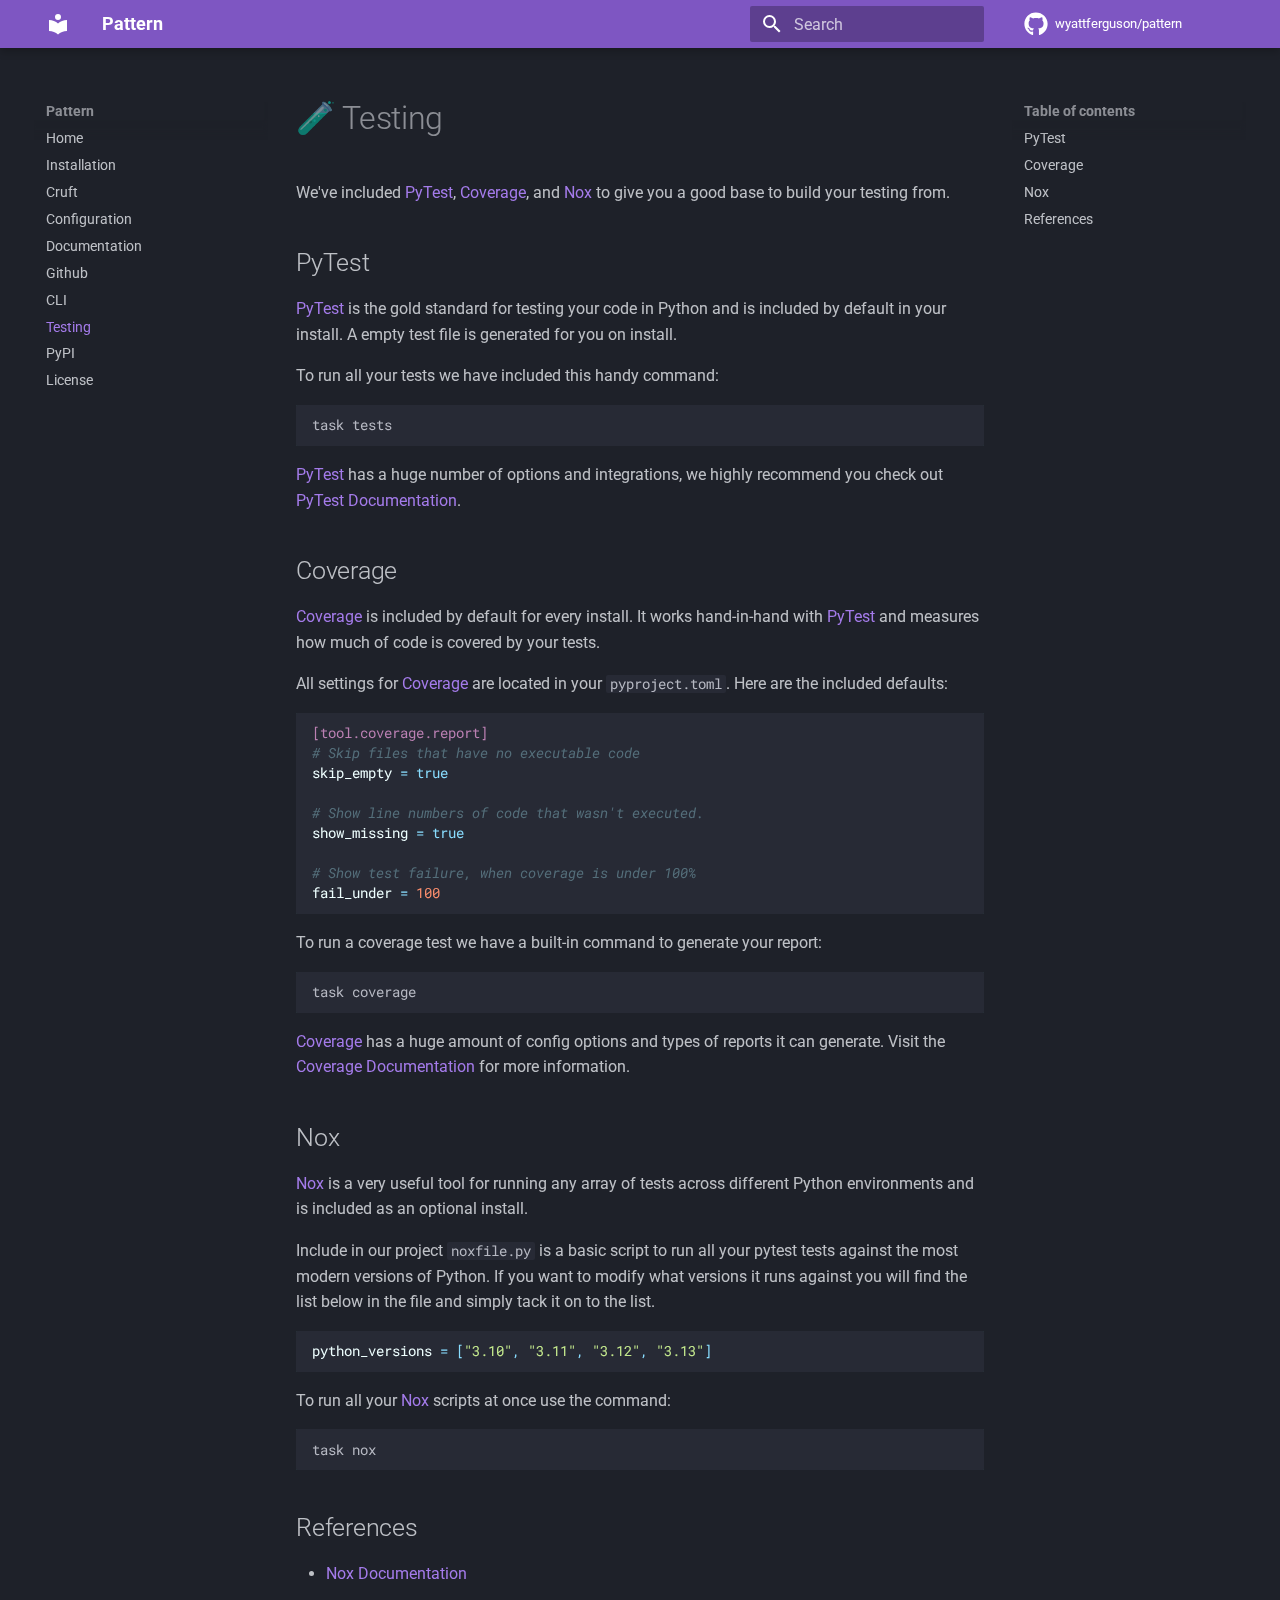
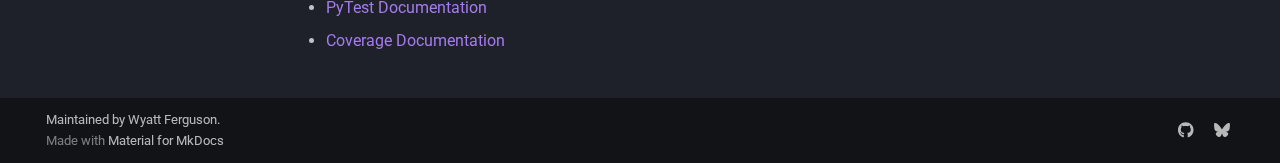
<file: testing/index.html>
<!doctype html><html lang=en class=no-js> <head><meta charset=utf-8><meta name=viewport content="width=device-width,initial-scale=1"><meta name=description content="A modern, opinionated, cookiecutter template for your next Python project."><meta name=author content="Wyatt Ferguson"><link href=https://github.com/wyattferguson/pattern/testing/ rel=canonical><link href=../cli/ rel=prev><link href=../pypi/ rel=next><link rel=icon href=../assets/images/favicon.png><meta name=generator content="mkdocs-1.6.1, mkdocs-material-9.6.14"><title>Testing - Pattern</title><link rel=stylesheet href=../assets/stylesheets/main.342714a4.min.css><link rel=stylesheet href=../assets/stylesheets/palette.06af60db.min.css><style>:root{--md-admonition-icon--note:url('data:image/svg+xml;charset=utf-8,%3Csvg%20xmlns%3D%22http%3A//www.w3.org/2000/svg%22%20viewBox%3D%220%200%2016%2016%22%3E%3Cpath%20d%3D%22M1%207.775V2.75C1%201.784%201.784%201%202.75%201h5.025c.464%200%20.91.184%201.238.513l6.25%206.25a1.75%201.75%200%200%201%200%202.474l-5.026%205.026a1.75%201.75%200%200%201-2.474%200l-6.25-6.25A1.75%201.75%200%200%201%201%207.775m1.5%200c0%20.066.026.13.073.177l6.25%206.25a.25.25%200%200%200%20.354%200l5.025-5.025a.25.25%200%200%200%200-.354l-6.25-6.25a.25.25%200%200%200-.177-.073H2.75a.25.25%200%200%200-.25.25ZM6%205a1%201%200%201%201%200%202%201%201%200%200%201%200-2%22/%3E%3C/svg%3E');}</style><link rel=preconnect href=https://fonts.gstatic.com crossorigin><link rel=stylesheet href="https://fonts.googleapis.com/css?family=Roboto:300,300i,400,400i,700,700i%7CRoboto+Mono:400,400i,700,700i&display=fallback"><style>:root{--md-text-font:"Roboto";--md-code-font:"Roboto Mono"}</style><link rel=stylesheet href=../css/extras.css><script>__md_scope=new URL("..",location),__md_hash=e=>[...e].reduce(((e,_)=>(e<<5)-e+_.charCodeAt(0)),0),__md_get=(e,_=localStorage,t=__md_scope)=>JSON.parse(_.getItem(t.pathname+"."+e)),__md_set=(e,_,t=localStorage,a=__md_scope)=>{try{t.setItem(a.pathname+"."+e,JSON.stringify(_))}catch(e){}}</script></head> <body dir=ltr data-md-color-scheme=slate data-md-color-primary=deep-purple data-md-color-accent=purple> <input class=md-toggle data-md-toggle=drawer type=checkbox id=__drawer autocomplete=off> <input class=md-toggle data-md-toggle=search type=checkbox id=__search autocomplete=off> <label class=md-overlay for=__drawer></label> <div data-md-component=skip> <a href=#testing class=md-skip> Skip to content </a> </div> <div data-md-component=announce> </div> <header class="md-header md-header--shadow" data-md-component=header> <nav class="md-header__inner md-grid" aria-label=Header> <a href=.. title=Pattern class="md-header__button md-logo" aria-label=Pattern data-md-component=logo> <svg xmlns=http://www.w3.org/2000/svg viewbox="0 0 24 24"><path d="M12 8a3 3 0 0 0 3-3 3 3 0 0 0-3-3 3 3 0 0 0-3 3 3 3 0 0 0 3 3m0 3.54C9.64 9.35 6.5 8 3 8v11c3.5 0 6.64 1.35 9 3.54 2.36-2.19 5.5-3.54 9-3.54V8c-3.5 0-6.64 1.35-9 3.54"/></svg> </a> <label class="md-header__button md-icon" for=__drawer> <svg xmlns=http://www.w3.org/2000/svg viewbox="0 0 24 24"><path d="M3 6h18v2H3zm0 5h18v2H3zm0 5h18v2H3z"/></svg> </label> <div class=md-header__title data-md-component=header-title> <div class=md-header__ellipsis> <div class=md-header__topic> <span class=md-ellipsis> Pattern </span> </div> <div class=md-header__topic data-md-component=header-topic> <span class=md-ellipsis> Testing </span> </div> </div> </div> <label class="md-header__button md-icon" for=__search> <svg xmlns=http://www.w3.org/2000/svg viewbox="0 0 24 24"><path d="M9.5 3A6.5 6.5 0 0 1 16 9.5c0 1.61-.59 3.09-1.56 4.23l.27.27h.79l5 5-1.5 1.5-5-5v-.79l-.27-.27A6.52 6.52 0 0 1 9.5 16 6.5 6.5 0 0 1 3 9.5 6.5 6.5 0 0 1 9.5 3m0 2C7 5 5 7 5 9.5S7 14 9.5 14 14 12 14 9.5 12 5 9.5 5"/></svg> </label> <div class=md-search data-md-component=search role=dialog> <label class=md-search__overlay for=__search></label> <div class=md-search__inner role=search> <form class=md-search__form name=search> <input type=text class=md-search__input name=query aria-label=Search placeholder=Search autocapitalize=off autocorrect=off autocomplete=off spellcheck=false data-md-component=search-query required> <label class="md-search__icon md-icon" for=__search> <svg xmlns=http://www.w3.org/2000/svg viewbox="0 0 24 24"><path d="M9.5 3A6.5 6.5 0 0 1 16 9.5c0 1.61-.59 3.09-1.56 4.23l.27.27h.79l5 5-1.5 1.5-5-5v-.79l-.27-.27A6.52 6.52 0 0 1 9.5 16 6.5 6.5 0 0 1 3 9.5 6.5 6.5 0 0 1 9.5 3m0 2C7 5 5 7 5 9.5S7 14 9.5 14 14 12 14 9.5 12 5 9.5 5"/></svg> <svg xmlns=http://www.w3.org/2000/svg viewbox="0 0 24 24"><path d="M20 11v2H8l5.5 5.5-1.42 1.42L4.16 12l7.92-7.92L13.5 5.5 8 11z"/></svg> </label> <nav class=md-search__options aria-label=Search> <button type=reset class="md-search__icon md-icon" title=Clear aria-label=Clear tabindex=-1> <svg xmlns=http://www.w3.org/2000/svg viewbox="0 0 24 24"><path d="M19 6.41 17.59 5 12 10.59 6.41 5 5 6.41 10.59 12 5 17.59 6.41 19 12 13.41 17.59 19 19 17.59 13.41 12z"/></svg> </button> </nav> </form> <div class=md-search__output> <div class=md-search__scrollwrap tabindex=0 data-md-scrollfix> <div class=md-search-result data-md-component=search-result> <div class=md-search-result__meta> Initializing search </div> <ol class=md-search-result__list role=presentation></ol> </div> </div> </div> </div> </div> <div class=md-header__source> <a href=https://github.com/wyattferguson/pattern title="Go to repository" class=md-source data-md-component=source> <div class="md-source__icon md-icon"> <svg xmlns=http://www.w3.org/2000/svg viewbox="0 0 496 512"><!-- Font Awesome Free 6.7.2 by @fontawesome - https://fontawesome.com License - https://fontawesome.com/license/free (Icons: CC BY 4.0, Fonts: SIL OFL 1.1, Code: MIT License) Copyright 2024 Fonticons, Inc.--><path d="M165.9 397.4c0 2-2.3 3.6-5.2 3.6-3.3.3-5.6-1.3-5.6-3.6 0-2 2.3-3.6 5.2-3.6 3-.3 5.6 1.3 5.6 3.6m-31.1-4.5c-.7 2 1.3 4.3 4.3 4.9 2.6 1 5.6 0 6.2-2s-1.3-4.3-4.3-5.2c-2.6-.7-5.5.3-6.2 2.3m44.2-1.7c-2.9.7-4.9 2.6-4.6 4.9.3 2 2.9 3.3 5.9 2.6 2.9-.7 4.9-2.6 4.6-4.6-.3-1.9-3-3.2-5.9-2.9M244.8 8C106.1 8 0 113.3 0 252c0 110.9 69.8 205.8 169.5 239.2 12.8 2.3 17.3-5.6 17.3-12.1 0-6.2-.3-40.4-.3-61.4 0 0-70 15-84.7-29.8 0 0-11.4-29.1-27.8-36.6 0 0-22.9-15.7 1.6-15.4 0 0 24.9 2 38.6 25.8 21.9 38.6 58.6 27.5 72.9 20.9 2.3-16 8.8-27.1 16-33.7-55.9-6.2-112.3-14.3-112.3-110.5 0-27.5 7.6-41.3 23.6-58.9-2.6-6.5-11.1-33.3 2.6-67.9 20.9-6.5 69 27 69 27 20-5.6 41.5-8.5 62.8-8.5s42.8 2.9 62.8 8.5c0 0 48.1-33.6 69-27 13.7 34.7 5.2 61.4 2.6 67.9 16 17.7 25.8 31.5 25.8 58.9 0 96.5-58.9 104.2-114.8 110.5 9.2 7.9 17 22.9 17 46.4 0 33.7-.3 75.4-.3 83.6 0 6.5 4.6 14.4 17.3 12.1C428.2 457.8 496 362.9 496 252 496 113.3 383.5 8 244.8 8M97.2 352.9c-1.3 1-1 3.3.7 5.2 1.6 1.6 3.9 2.3 5.2 1 1.3-1 1-3.3-.7-5.2-1.6-1.6-3.9-2.3-5.2-1m-10.8-8.1c-.7 1.3.3 2.9 2.3 3.9 1.6 1 3.6.7 4.3-.7.7-1.3-.3-2.9-2.3-3.9-2-.6-3.6-.3-4.3.7m32.4 35.6c-1.6 1.3-1 4.3 1.3 6.2 2.3 2.3 5.2 2.6 6.5 1 1.3-1.3.7-4.3-1.3-6.2-2.2-2.3-5.2-2.6-6.5-1m-11.4-14.7c-1.6 1-1.6 3.6 0 5.9s4.3 3.3 5.6 2.3c1.6-1.3 1.6-3.9 0-6.2-1.4-2.3-4-3.3-5.6-2"/></svg> </div> <div class=md-source__repository> wyattferguson/pattern </div> </a> </div> </nav> </header> <div class=md-container data-md-component=container> <main class=md-main data-md-component=main> <div class="md-main__inner md-grid"> <div class="md-sidebar md-sidebar--primary" data-md-component=sidebar data-md-type=navigation> <div class=md-sidebar__scrollwrap> <div class=md-sidebar__inner> <nav class="md-nav md-nav--primary" aria-label=Navigation data-md-level=0> <label class=md-nav__title for=__drawer> <a href=.. title=Pattern class="md-nav__button md-logo" aria-label=Pattern data-md-component=logo> <svg xmlns=http://www.w3.org/2000/svg viewbox="0 0 24 24"><path d="M12 8a3 3 0 0 0 3-3 3 3 0 0 0-3-3 3 3 0 0 0-3 3 3 3 0 0 0 3 3m0 3.54C9.64 9.35 6.5 8 3 8v11c3.5 0 6.64 1.35 9 3.54 2.36-2.19 5.5-3.54 9-3.54V8c-3.5 0-6.64 1.35-9 3.54"/></svg> </a> Pattern </label> <div class=md-nav__source> <a href=https://github.com/wyattferguson/pattern title="Go to repository" class=md-source data-md-component=source> <div class="md-source__icon md-icon"> <svg xmlns=http://www.w3.org/2000/svg viewbox="0 0 496 512"><!-- Font Awesome Free 6.7.2 by @fontawesome - https://fontawesome.com License - https://fontawesome.com/license/free (Icons: CC BY 4.0, Fonts: SIL OFL 1.1, Code: MIT License) Copyright 2024 Fonticons, Inc.--><path d="M165.9 397.4c0 2-2.3 3.6-5.2 3.6-3.3.3-5.6-1.3-5.6-3.6 0-2 2.3-3.6 5.2-3.6 3-.3 5.6 1.3 5.6 3.6m-31.1-4.5c-.7 2 1.3 4.3 4.3 4.9 2.6 1 5.6 0 6.2-2s-1.3-4.3-4.3-5.2c-2.6-.7-5.5.3-6.2 2.3m44.2-1.7c-2.9.7-4.9 2.6-4.6 4.9.3 2 2.9 3.3 5.9 2.6 2.9-.7 4.9-2.6 4.6-4.6-.3-1.9-3-3.2-5.9-2.9M244.8 8C106.1 8 0 113.3 0 252c0 110.9 69.8 205.8 169.5 239.2 12.8 2.3 17.3-5.6 17.3-12.1 0-6.2-.3-40.4-.3-61.4 0 0-70 15-84.7-29.8 0 0-11.4-29.1-27.8-36.6 0 0-22.9-15.7 1.6-15.4 0 0 24.9 2 38.6 25.8 21.9 38.6 58.6 27.5 72.9 20.9 2.3-16 8.8-27.1 16-33.7-55.9-6.2-112.3-14.3-112.3-110.5 0-27.5 7.6-41.3 23.6-58.9-2.6-6.5-11.1-33.3 2.6-67.9 20.9-6.5 69 27 69 27 20-5.6 41.5-8.5 62.8-8.5s42.8 2.9 62.8 8.5c0 0 48.1-33.6 69-27 13.7 34.7 5.2 61.4 2.6 67.9 16 17.7 25.8 31.5 25.8 58.9 0 96.5-58.9 104.2-114.8 110.5 9.2 7.9 17 22.9 17 46.4 0 33.7-.3 75.4-.3 83.6 0 6.5 4.6 14.4 17.3 12.1C428.2 457.8 496 362.9 496 252 496 113.3 383.5 8 244.8 8M97.2 352.9c-1.3 1-1 3.3.7 5.2 1.6 1.6 3.9 2.3 5.2 1 1.3-1 1-3.3-.7-5.2-1.6-1.6-3.9-2.3-5.2-1m-10.8-8.1c-.7 1.3.3 2.9 2.3 3.9 1.6 1 3.6.7 4.3-.7.7-1.3-.3-2.9-2.3-3.9-2-.6-3.6-.3-4.3.7m32.4 35.6c-1.6 1.3-1 4.3 1.3 6.2 2.3 2.3 5.2 2.6 6.5 1 1.3-1.3.7-4.3-1.3-6.2-2.2-2.3-5.2-2.6-6.5-1m-11.4-14.7c-1.6 1-1.6 3.6 0 5.9s4.3 3.3 5.6 2.3c1.6-1.3 1.6-3.9 0-6.2-1.4-2.3-4-3.3-5.6-2"/></svg> </div> <div class=md-source__repository> wyattferguson/pattern </div> </a> </div> <ul class=md-nav__list data-md-scrollfix> <li class=md-nav__item> <a href=.. class=md-nav__link> <span class=md-ellipsis> Home </span> </a> </li> <li class=md-nav__item> <a href=../installation/ class=md-nav__link> <span class=md-ellipsis> Installation </span> </a> </li> <li class=md-nav__item> <a href=../cruft/ class=md-nav__link> <span class=md-ellipsis> Cruft </span> </a> </li> <li class=md-nav__item> <a href=../configuration/ class=md-nav__link> <span class=md-ellipsis> Configuration </span> </a> </li> <li class=md-nav__item> <a href=../documentation/ class=md-nav__link> <span class=md-ellipsis> Documentation </span> </a> </li> <li class=md-nav__item> <a href=../github/ class=md-nav__link> <span class=md-ellipsis> Github </span> </a> </li> <li class=md-nav__item> <a href=../cli/ class=md-nav__link> <span class=md-ellipsis> CLI </span> </a> </li> <li class="md-nav__item md-nav__item--active"> <input class="md-nav__toggle md-toggle" type=checkbox id=__toc> <label class="md-nav__link md-nav__link--active" for=__toc> <span class=md-ellipsis> Testing </span> <span class="md-nav__icon md-icon"></span> </label> <a href=./ class="md-nav__link md-nav__link--active"> <span class=md-ellipsis> Testing </span> </a> <nav class="md-nav md-nav--secondary" aria-label="Table of contents"> <label class=md-nav__title for=__toc> <span class="md-nav__icon md-icon"></span> Table of contents </label> <ul class=md-nav__list data-md-component=toc data-md-scrollfix> <li class=md-nav__item> <a href=#pytest class=md-nav__link> <span class=md-ellipsis> PyTest </span> </a> </li> <li class=md-nav__item> <a href=#coverage class=md-nav__link> <span class=md-ellipsis> Coverage </span> </a> </li> <li class=md-nav__item> <a href=#nox class=md-nav__link> <span class=md-ellipsis> Nox </span> </a> </li> <li class=md-nav__item> <a href=#references class=md-nav__link> <span class=md-ellipsis> References </span> </a> </li> </ul> </nav> </li> <li class=md-nav__item> <a href=../pypi/ class=md-nav__link> <span class=md-ellipsis> PyPI </span> </a> </li> <li class=md-nav__item> <a href=../license/ class=md-nav__link> <span class=md-ellipsis> License </span> </a> </li> </ul> </nav> </div> </div> </div> <div class="md-sidebar md-sidebar--secondary" data-md-component=sidebar data-md-type=toc> <div class=md-sidebar__scrollwrap> <div class=md-sidebar__inner> <nav class="md-nav md-nav--secondary" aria-label="Table of contents"> <label class=md-nav__title for=__toc> <span class="md-nav__icon md-icon"></span> Table of contents </label> <ul class=md-nav__list data-md-component=toc data-md-scrollfix> <li class=md-nav__item> <a href=#pytest class=md-nav__link> <span class=md-ellipsis> PyTest </span> </a> </li> <li class=md-nav__item> <a href=#coverage class=md-nav__link> <span class=md-ellipsis> Coverage </span> </a> </li> <li class=md-nav__item> <a href=#nox class=md-nav__link> <span class=md-ellipsis> Nox </span> </a> </li> <li class=md-nav__item> <a href=#references class=md-nav__link> <span class=md-ellipsis> References </span> </a> </li> </ul> </nav> </div> </div> </div> <div class=md-content data-md-component=content> <article class="md-content__inner md-typeset"> <h1 id=testing>🧪 Testing</h1> <p>We've included <a href=https://docs.pytest.org/en/stable/ >PyTest</a>, <a href=https://coverage.readthedocs.io/en>Coverage</a>, and <a href=https://nox.thea.codes/en/stable/index.html>Nox</a> to give you a good base to build your testing from.</p> <h2 id=pytest>PyTest</h2> <p><a href=https://docs.pytest.org/en/stable/ >PyTest</a> is the gold standard for testing your code in Python and is included by default in your install. A empty test file is generated for you on install.</p> <p>To run all your tests we have included this handy command:</p> <div class=highlight style="background: #263238"><pre style="line-height: 125%;"><span></span><code>task<span style="color: #EFF"> </span>tests
</code></pre></div> <p><a href=https://docs.pytest.org/en/stable/ >PyTest</a> has a huge number of options and integrations, we highly recommend you check out <a href=https://docs.pytest.org/en/stable/ >PyTest Documentation</a>.</p> <h2 id=coverage>Coverage</h2> <p><a href=https://coverage.readthedocs.io/en>Coverage</a> is included by default for every install. It works hand-in-hand with <a href=https://docs.pytest.org/en/stable/ >PyTest</a> and measures how much of code is covered by your tests.</p> <p>All settings for <a href=https://coverage.readthedocs.io/en>Coverage</a> are located in your <code>pyproject.toml</code>. Here are the included defaults:</p> <div class=highlight style="background: #263238"><pre style="line-height: 125%;"><span></span><code><span style="color: #BB80B3">[tool.coverage.report]</span>
<span style="color: #546E7A; font-style: italic"># Skip files that have no executable code</span>
<span style="color: #EFF">skip_empty </span><span style="color: #89DDFF">=</span><span style="color: #EFF"> </span><span style="color: #89DDFF">true</span>

<span style="color: #546E7A; font-style: italic"># Show line numbers of code that wasn&#39;t executed.</span>
<span style="color: #EFF">show_missing </span><span style="color: #89DDFF">=</span><span style="color: #EFF"> </span><span style="color: #89DDFF">true</span>

<span style="color: #546E7A; font-style: italic"># Show test failure, when coverage is under 100%</span>
<span style="color: #EFF">fail_under </span><span style="color: #89DDFF">=</span><span style="color: #EFF"> </span><span style="color: #F78C6C">100</span>
</code></pre></div> <p>To run a coverage test we have a built-in command to generate your report:</p> <div class=highlight style="background: #263238"><pre style="line-height: 125%;"><span></span><code>task<span style="color: #EFF"> </span>coverage
</code></pre></div> <p><a href=https://coverage.readthedocs.io/en>Coverage</a> has a huge amount of config options and types of reports it can generate. Visit the <a href=https://coverage.readthedocs.io/en/7.9.1/ >Coverage Documentation</a> for more information.</p> <h2 id=nox>Nox</h2> <p><a href=https://nox.thea.codes/en/stable/index.html>Nox</a> is a very useful tool for running any array of tests across different Python environments and is included as an optional install.</p> <p>Include in our project <code>noxfile.py</code> is a basic script to run all your pytest tests against the most modern versions of Python. If you want to modify what versions it runs against you will find the list below in the file and simply tack it on to the list.</p> <div class=highlight style="background: #263238"><pre style="line-height: 125%;"><span></span><code><span style="color: #EFF">python_versions </span><span style="color: #89DDFF">=</span><span style="color: #EFF"> </span><span style="color: #89DDFF">[</span><span style="color: #C3E88D">&quot;3.10&quot;</span><span style="color: #89DDFF">,</span><span style="color: #EFF"> </span><span style="color: #C3E88D">&quot;3.11&quot;</span><span style="color: #89DDFF">,</span><span style="color: #EFF"> </span><span style="color: #C3E88D">&quot;3.12&quot;</span><span style="color: #89DDFF">,</span><span style="color: #EFF"> </span><span style="color: #C3E88D">&quot;3.13&quot;</span><span style="color: #89DDFF">]</span>
</code></pre></div> <p>To run all your <a href=https://nox.thea.codes/en/stable/index.html>Nox</a> scripts at once use the command:</p> <div class=highlight style="background: #263238"><pre style="line-height: 125%;"><span></span><code>task<span style="color: #EFF"> </span>nox
</code></pre></div> <h2 id=references>References</h2> <ul> <li><a href=https://nox.thea.codes/en/stable/config.html>Nox Documentation</a></li> <li><a href=https://docs.pytest.org/en/stable/ >PyTest Documentation</a></li> <li><a href=https://coverage.readthedocs.io/en>Coverage Documentation</a></li> </ul> </article> </div> <script>var target=document.getElementById(location.hash.slice(1));target&&target.name&&(target.checked=target.name.startsWith("__tabbed_"))</script> </div> </main> <footer class=md-footer> <div class="md-footer-meta md-typeset"> <div class="md-footer-meta__inner md-grid"> <div class=md-copyright> <div class=md-copyright__highlight> Maintained by <a href=https://github.com/wyattferguson>Wyatt Ferguson</a>. </div> Made with <a href=https://squidfunk.github.io/mkdocs-material/ target=_blank rel=noopener> Material for MkDocs </a> </div> <div class=md-social> <a href=https://github.com/wyattferguson/pattern target=_blank rel=noopener title=github.com class=md-social__link> <svg xmlns=http://www.w3.org/2000/svg viewbox="0 0 496 512"><!-- Font Awesome Free 6.7.2 by @fontawesome - https://fontawesome.com License - https://fontawesome.com/license/free (Icons: CC BY 4.0, Fonts: SIL OFL 1.1, Code: MIT License) Copyright 2024 Fonticons, Inc.--><path d="M165.9 397.4c0 2-2.3 3.6-5.2 3.6-3.3.3-5.6-1.3-5.6-3.6 0-2 2.3-3.6 5.2-3.6 3-.3 5.6 1.3 5.6 3.6m-31.1-4.5c-.7 2 1.3 4.3 4.3 4.9 2.6 1 5.6 0 6.2-2s-1.3-4.3-4.3-5.2c-2.6-.7-5.5.3-6.2 2.3m44.2-1.7c-2.9.7-4.9 2.6-4.6 4.9.3 2 2.9 3.3 5.9 2.6 2.9-.7 4.9-2.6 4.6-4.6-.3-1.9-3-3.2-5.9-2.9M244.8 8C106.1 8 0 113.3 0 252c0 110.9 69.8 205.8 169.5 239.2 12.8 2.3 17.3-5.6 17.3-12.1 0-6.2-.3-40.4-.3-61.4 0 0-70 15-84.7-29.8 0 0-11.4-29.1-27.8-36.6 0 0-22.9-15.7 1.6-15.4 0 0 24.9 2 38.6 25.8 21.9 38.6 58.6 27.5 72.9 20.9 2.3-16 8.8-27.1 16-33.7-55.9-6.2-112.3-14.3-112.3-110.5 0-27.5 7.6-41.3 23.6-58.9-2.6-6.5-11.1-33.3 2.6-67.9 20.9-6.5 69 27 69 27 20-5.6 41.5-8.5 62.8-8.5s42.8 2.9 62.8 8.5c0 0 48.1-33.6 69-27 13.7 34.7 5.2 61.4 2.6 67.9 16 17.7 25.8 31.5 25.8 58.9 0 96.5-58.9 104.2-114.8 110.5 9.2 7.9 17 22.9 17 46.4 0 33.7-.3 75.4-.3 83.6 0 6.5 4.6 14.4 17.3 12.1C428.2 457.8 496 362.9 496 252 496 113.3 383.5 8 244.8 8M97.2 352.9c-1.3 1-1 3.3.7 5.2 1.6 1.6 3.9 2.3 5.2 1 1.3-1 1-3.3-.7-5.2-1.6-1.6-3.9-2.3-5.2-1m-10.8-8.1c-.7 1.3.3 2.9 2.3 3.9 1.6 1 3.6.7 4.3-.7.7-1.3-.3-2.9-2.3-3.9-2-.6-3.6-.3-4.3.7m32.4 35.6c-1.6 1.3-1 4.3 1.3 6.2 2.3 2.3 5.2 2.6 6.5 1 1.3-1.3.7-4.3-1.3-6.2-2.2-2.3-5.2-2.6-6.5-1m-11.4-14.7c-1.6 1-1.6 3.6 0 5.9s4.3 3.3 5.6 2.3c1.6-1.3 1.6-3.9 0-6.2-1.4-2.3-4-3.3-5.6-2"/></svg> </a> <a href=https://wyattf.bsky.social/ target=_blank rel=noopener title=wyattf.bsky.social class=md-social__link> <svg xmlns=http://www.w3.org/2000/svg viewbox="0 0 512 512"><!-- Font Awesome Free 6.7.2 by @fontawesome - https://fontawesome.com License - https://fontawesome.com/license/free (Icons: CC BY 4.0, Fonts: SIL OFL 1.1, Code: MIT License) Copyright 2024 Fonticons, Inc.--><path d="M111.8 62.2C170.2 105.9 233 194.7 256 242.4c23-47.6 85.8-136.4 144.2-180.2 42.1-31.6 110.3-56 110.3 21.8 0 15.5-8.9 130.5-14.1 149.2-18.2 64.8-84.4 81.4-143.3 71.3C456 322 482.2 380 425.6 438c-107.4 110.2-154.3-27.6-166.3-62.9-1.7-4.9-2.6-7.8-3.3-7.8s-1.6 3-3.3 7.8c-12 35.3-59 173.1-166.3 62.9-56.5-58-30.4-116 72.5-133.5C100 314.6 33.8 298 15.7 233.1 10.4 214.4 1.5 99.4 1.5 83.9c0-77.8 68.2-53.4 110.3-21.8z"/></svg> </a> </div> </div> </div> </footer> </div> <div class=md-dialog data-md-component=dialog> <div class="md-dialog__inner md-typeset"></div> </div> <script id=__config type=application/json>{"base": "..", "features": [], "search": "../assets/javascripts/workers/search.d50fe291.min.js", "tags": null, "translations": {"clipboard.copied": "Copied to clipboard", "clipboard.copy": "Copy to clipboard", "search.result.more.one": "1 more on this page", "search.result.more.other": "# more on this page", "search.result.none": "No matching documents", "search.result.one": "1 matching document", "search.result.other": "# matching documents", "search.result.placeholder": "Type to start searching", "search.result.term.missing": "Missing", "select.version": "Select version"}, "version": null}</script> <script src=../assets/javascripts/bundle.13a4f30d.min.js></script> </body> </html>
</file>
